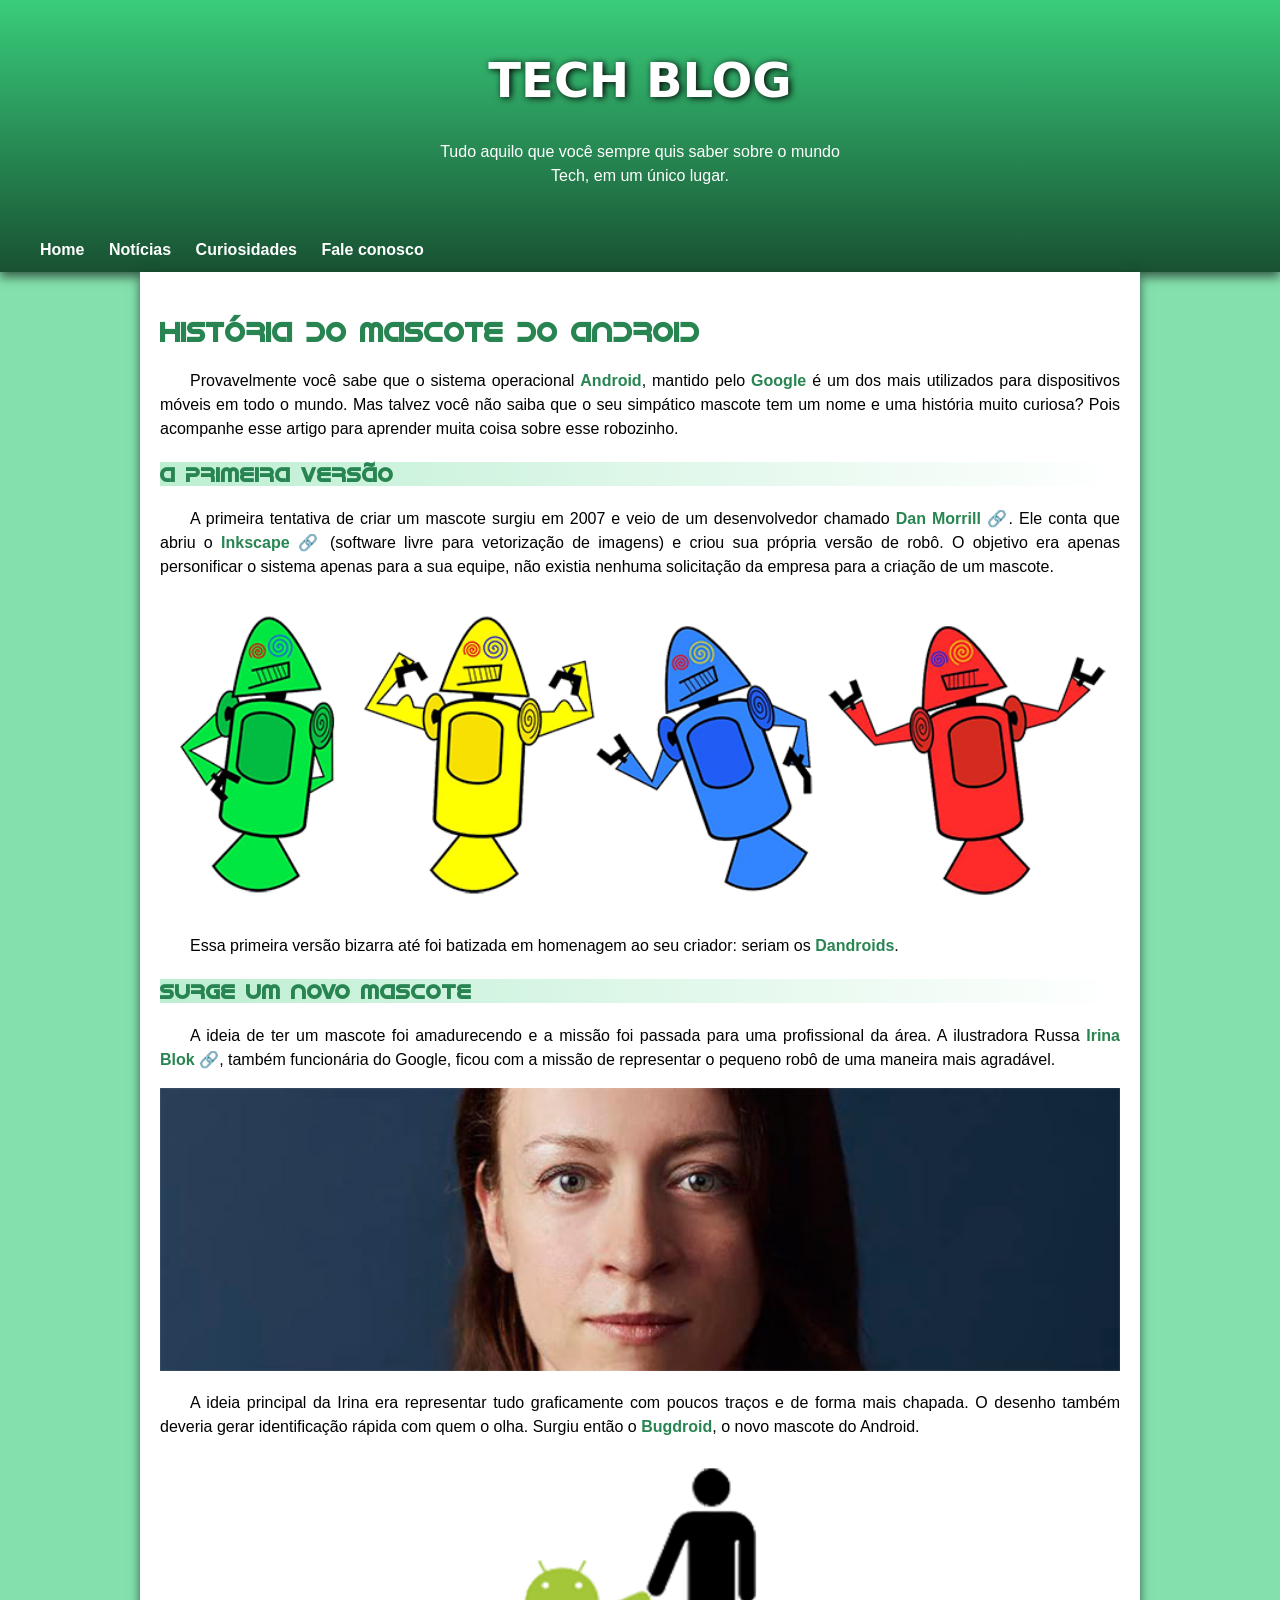
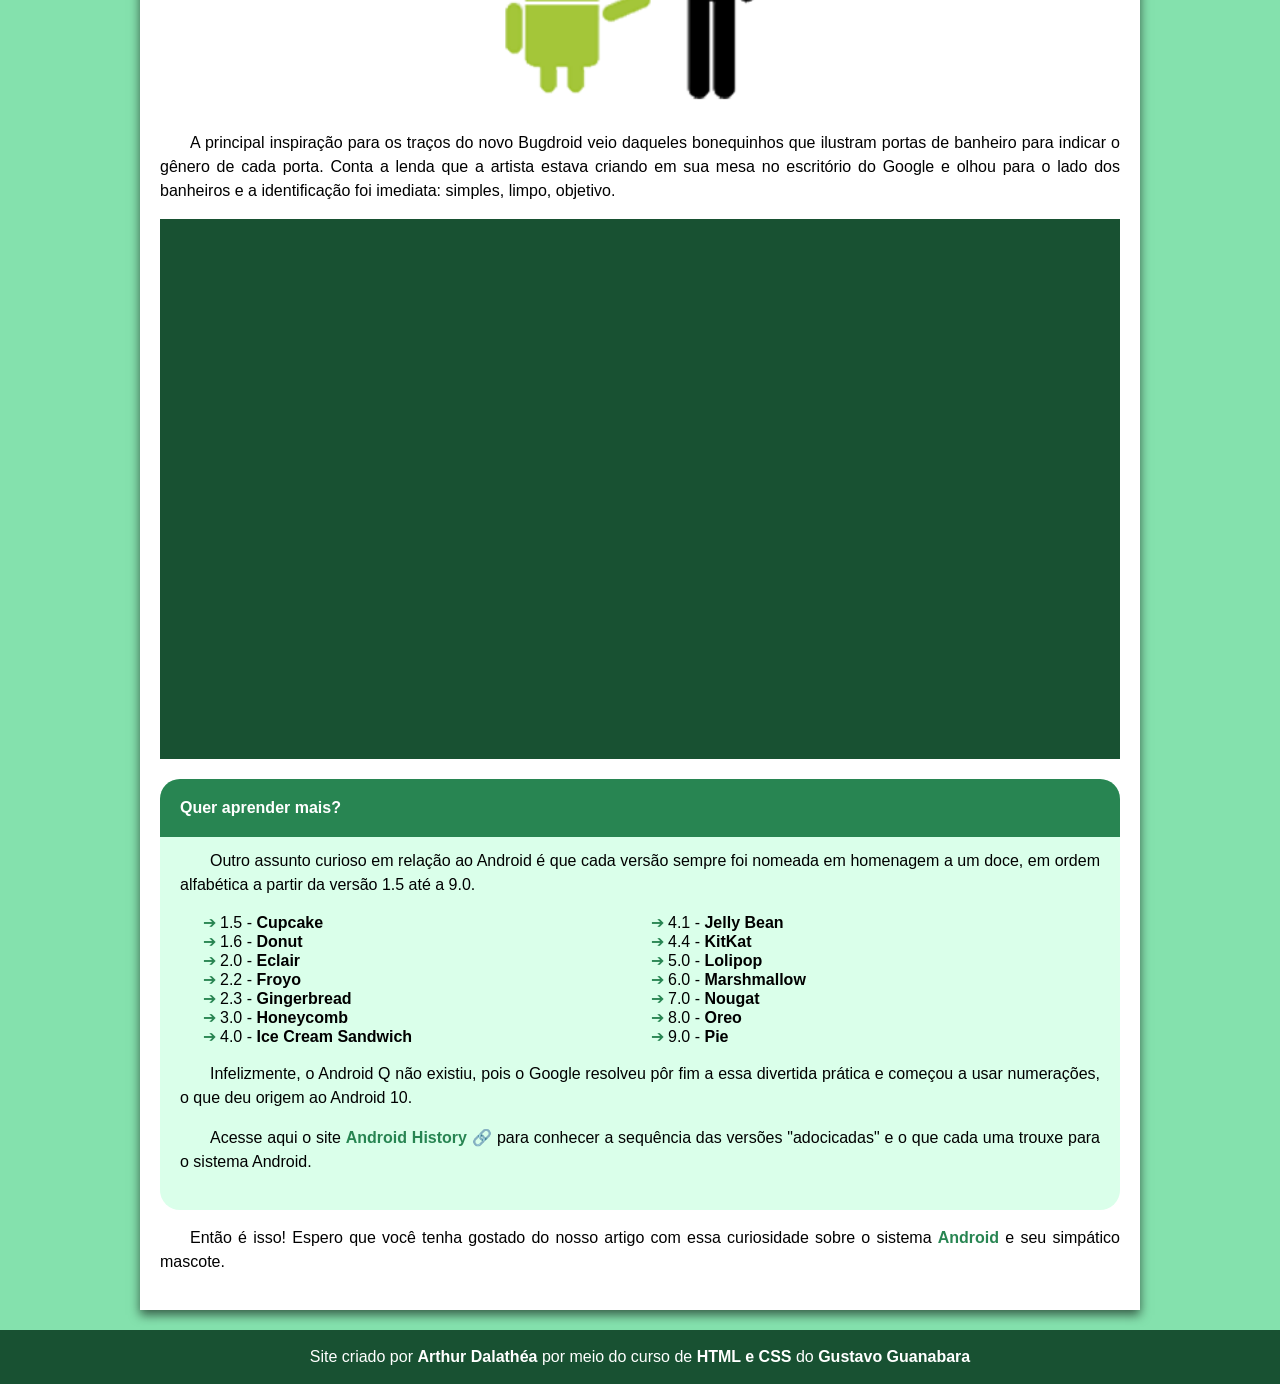
<file: curso-guanabara-html-css/projeto-android/index.html>
<!DOCTYPE html>
<html lang="pt-BR">
<head>
    <meta charset="UTF-8">
    <meta name="viewport" content="width=device-width, initial-scale=1.0">
    <link rel="stylesheet" href="style.css">
    <link rel="shortcut icon" href="imagens/favicon.ico" type="image/x-icon">
    <title>A História do Mascote do Android</title>
</head>
<body>
    <header>
        <h1 id="tituloPrincipal">TECH BLOG</h1>  
        <p>Tudo aquilo que você sempre quis saber sobre o mundo Tech, em um único lugar.</p>
        <nav>
            <a href="#" class="navegacao">Home</a>
            <a href="#" class="navegacao">Notícias</a>
            <a href="#" class="navegacao">Curiosidades</a>
            <a href="#" class="navegacao">Fale conosco</a>
        </nav>
    </header>
    <main>
        <h2>História do Mascote do Android</h2>

        <p>Provavelmente você sabe que o sistema operacional <span class="destaque">Android</span>, mantido pelo <span class="destaque">Google</span> é um dos mais utilizados para dispositivos móveis em todo o mundo. Mas talvez você não saiba que o seu simpático mascote tem um nome e uma história muito curiosa? Pois acompanhe esse artigo para aprender muita coisa sobre esse robozinho.</p>

        <h3>A Primeira Versão</h3>

        <p>A primeira tentativa de criar um mascote surgiu em 2007 e veio de um desenvolvedor chamado <a href="https://androidcommunity.com/dan-morrill-shows-us-the-android-mascot-that-almost-was-20130103/" class="linkExterno" target="_blank"><span class="destaque">Dan Morrill</span></a>. Ele conta que abriu o <a href="https://inkscape.org/pt-br/" class="linkExterno" target="_blank"><span class="destaque">Inkscape</span></a> (software livre para vetorização de imagens) e criou sua própria versão de robô. O objetivo era apenas personificar o sistema apenas para a sua equipe, não existia nenhuma solicitação da empresa para a criação de um mascote.</p>

        <picture>
            <source media="(min-width: 500px)" srcset="imagens/dan-droids.png" type="image/png">
            <img src="imagens/dan-droids-pq.png" alt="Primeiro Mascote Android">
        </picture>

        <p>Essa primeira versão bizarra até foi batizada em homenagem ao seu criador: seriam os <span class="destaque">Dandroids</span>.</p>

        <h3>Surge Um Novo Mascote</h3>

        <p>A ideia de ter um mascote foi amadurecendo e a missão foi passada para uma profissional da área. A ilustradora Russa <a href="https://www.irinablok.com/android" class="linkExterno" target="_blank"><span class="destaque">Irina Blok</span></a>, também funcionária do Google, ficou com a missão de representar o pequeno robô de uma maneira mais agradável.</p>

         <picture>
            <source media="(min-width: 500px)" srcset="imagens/irina-blok.jpg" type="image/jpg">
            <img src="imagens/irina-blok-pq.jpg" alt="Irina Blok">
        </picture>

        <p>A ideia principal da Irina era representar tudo graficamente com poucos traços e de forma mais chapada. O desenho também deveria gerar identificação rápida com quem o olha. Surgiu então o <span class="destaque">Bugdroid</span>, o novo mascote do Android.</p>

        <img class="imagemPequena" src="imagens/bugdroid.png" alt="Bugdroid">

        <p>A principal inspiração para os traços do novo Bugdroid veio daqueles bonequinhos que ilustram portas de banheiro para indicar o gênero de cada porta. Conta a lenda que a artista estava criando em sua mesa no escritório do Google e olhou para o lado dos banheiros e a identificação foi imediata: simples, limpo, objetivo.</p>
        
        <article id="lugarVideo">
            <iframe id="videoAndroid" src="https://www.youtube.com/embed/l2UDgpLz20M?si=KPVLHpKiHoTBvkNw" title="YouTube video player" frameborder="0" allow="accelerometer; autoplay; clipboard-write; encrypted-media; gyroscope; picture-in-picture; web-share" referrerpolicy="strict-origin-when-cross-origin" allowfullscreen></iframe>
        </article>
        
        <article id="extra">
            <h4 id="tituloExtra">Quer aprender mais?</h4>
            <p id="pMargem">Outro assunto curioso em relação ao Android é que cada versão sempre foi nomeada em homenagem a um doce, em ordem alfabética a partir da versão 1.5 até a 9.0.</p>
            <div>
                <ul class="listaExtra">
                    <li>1.5 - <strong>Cupcake</strong></li>
                    <li>1.6 - <strong>Donut</strong></li>
                    <li>2.0 - <strong>Eclair</strong></li>
                    <li>2.2 - <strong>Froyo</strong></li>
                    <li>2.3 - <strong>Gingerbread</strong></li>
                    <li>3.0 - <strong>Honeycomb</strong></li>
                    <li>4.0 - <strong>Ice Cream Sandwich</strong></li>
                    <li>4.1 - <strong>Jelly Bean</strong></li>
                    <li>4.4 - <strong>KitKat</strong></li>
                    <li>5.0 - <strong>Lolipop</strong></li>
                    <li>6.0 - <strong>Marshmallow</strong></li>
                    <li>7.0 - <strong>Nougat</strong></li>
                    <li>8.0 - <strong>Oreo</strong></li>
                    <li>9.0 - <strong>Pie</strong></li>
                </ul> 
            </div>
            <p>Infelizmente, o Android Q não existiu, pois o Google resolveu pôr fim a essa divertida prática e começou a usar numerações, o que deu origem ao Android 10.</p>
            <p>Acesse aqui o site <a href="https://en.wikipedia.org/wiki/Android_version_history" class="linkExterno" target="_blank"><span class="destaque">Android History</span></a> para conhecer a sequência das versões "adocicadas" e o que cada uma trouxe para o sistema Android.</p>
        </article>

        <p>Então é isso! Espero que você tenha gostado do nosso artigo com essa curiosidade sobre o sistema <span class="destaque">Android</span> e seu simpático mascote.</p>
    </main>

    <footer>
        <p>Site criado por <strong>Arthur Dalathéa</strong> por meio do curso de <strong>HTML e CSS</strong> do <strong>Gustavo Guanabara</strong> </p>
    </footer>
</body>
</html>
</file>
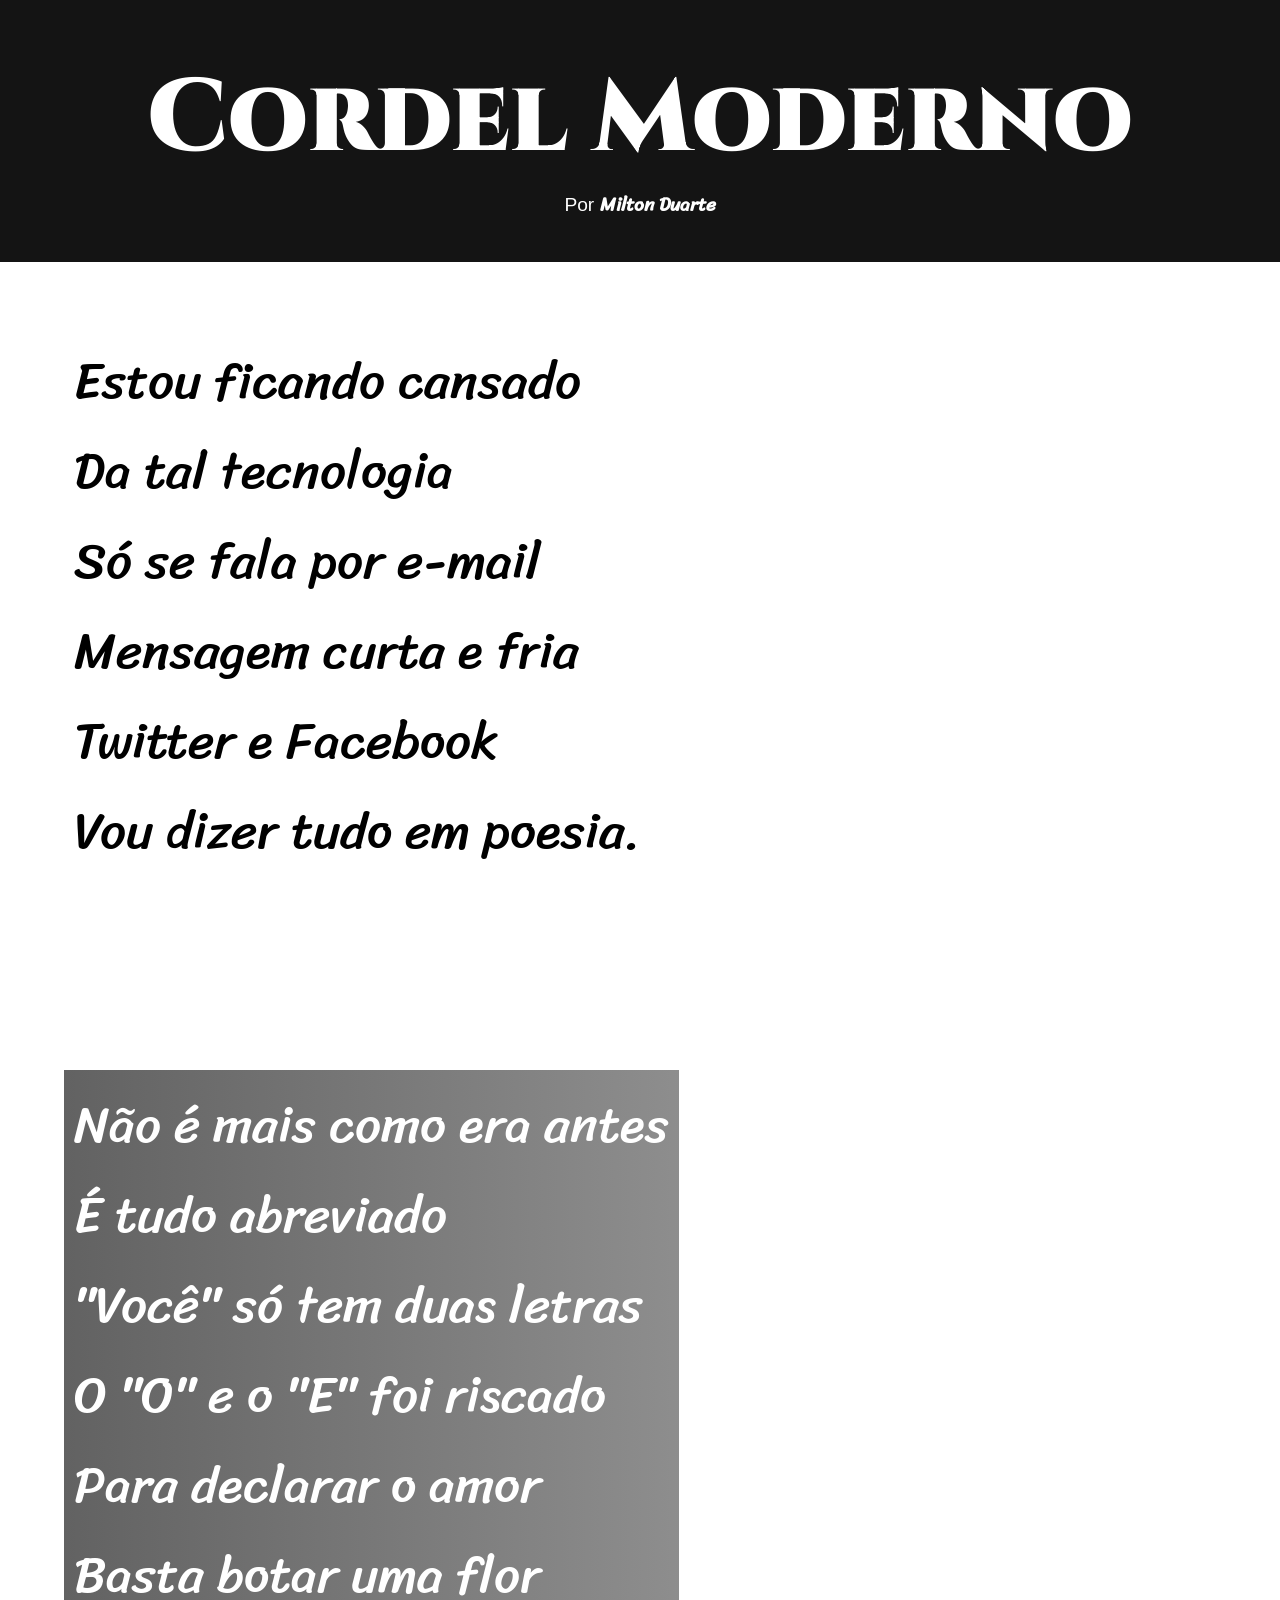
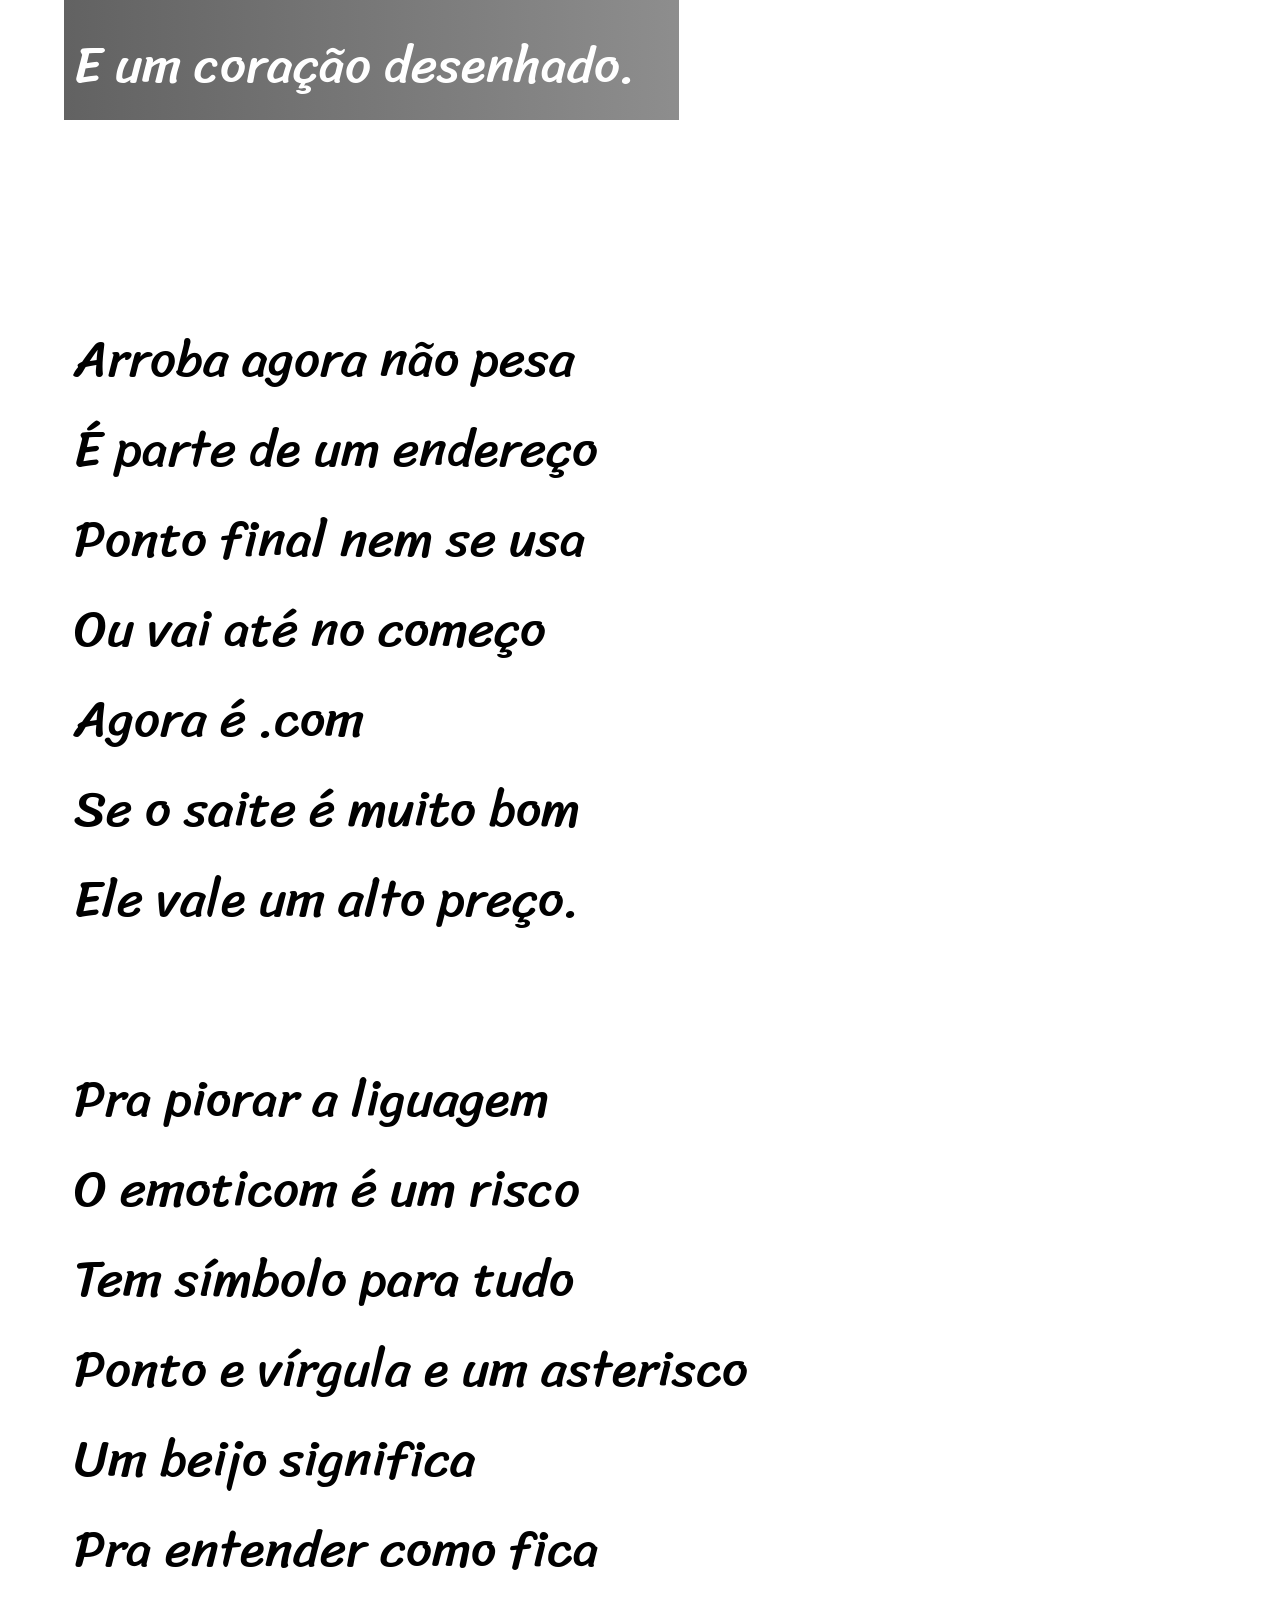
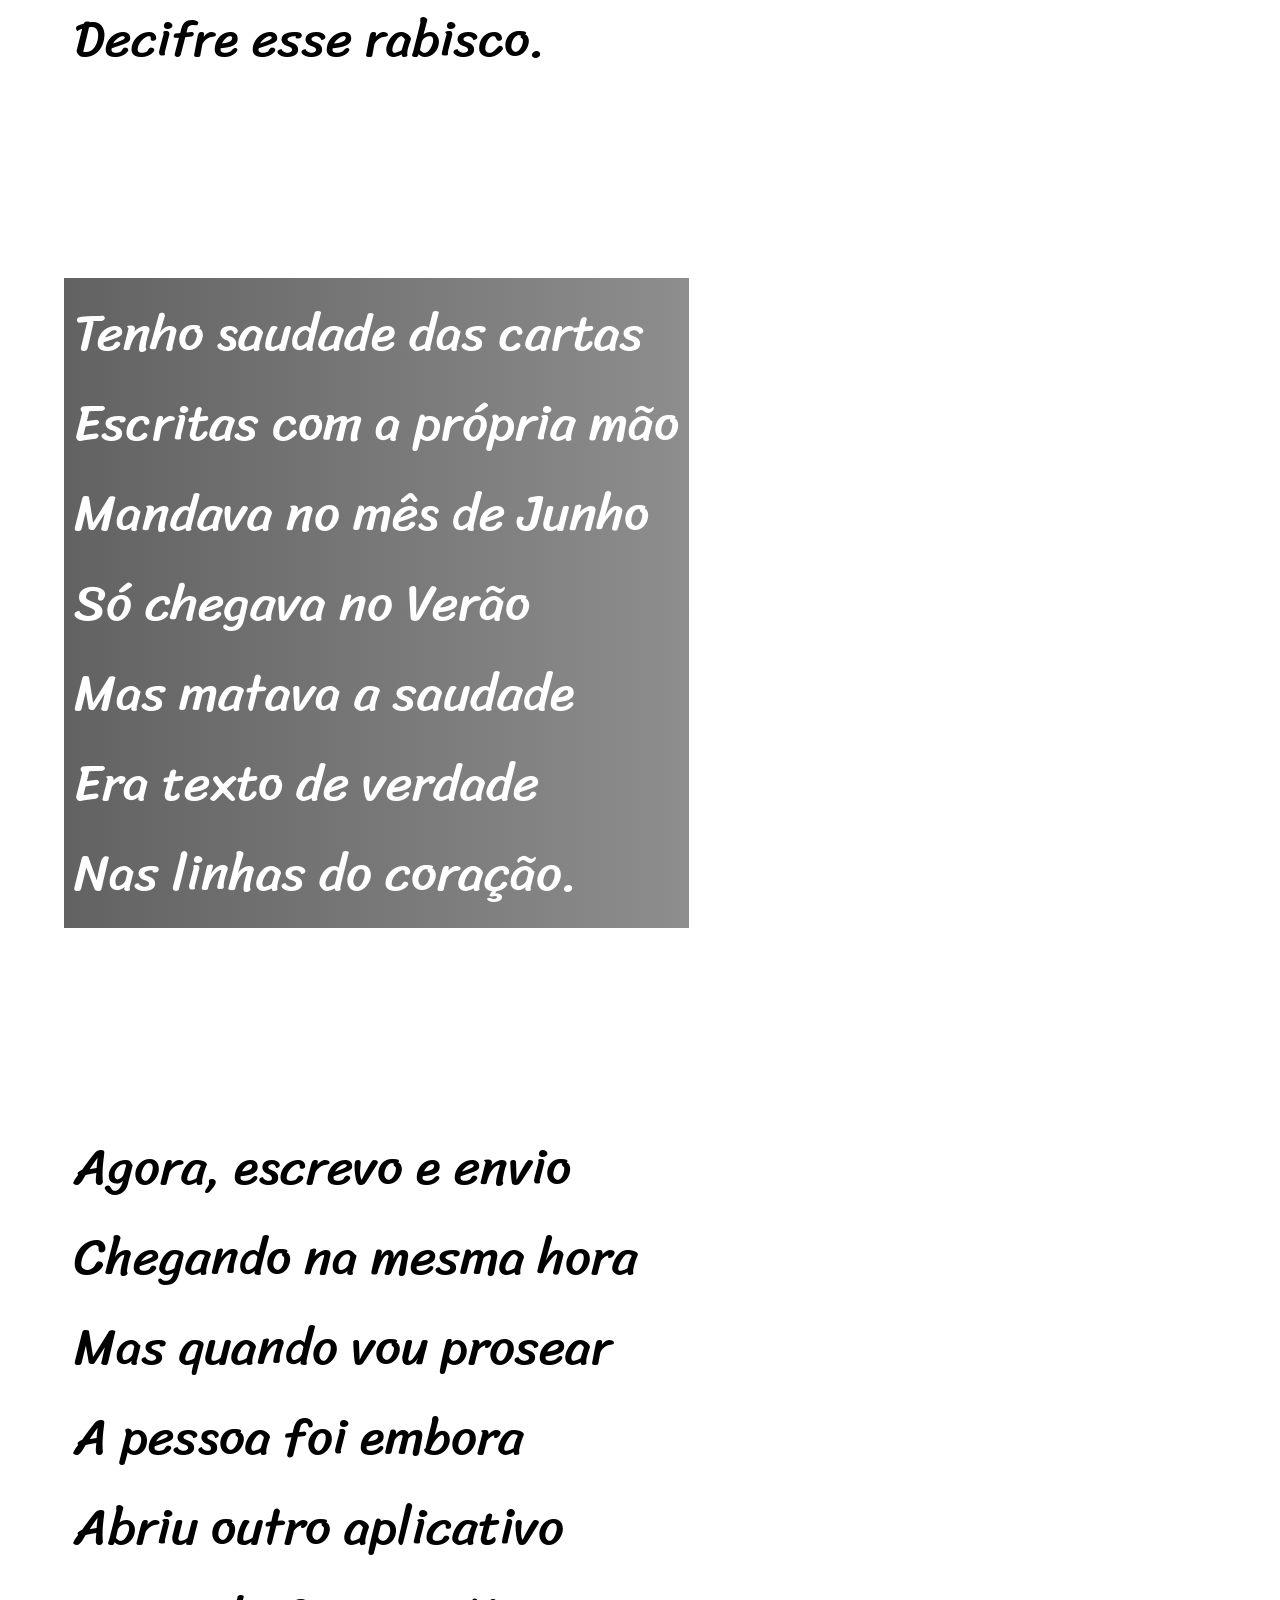
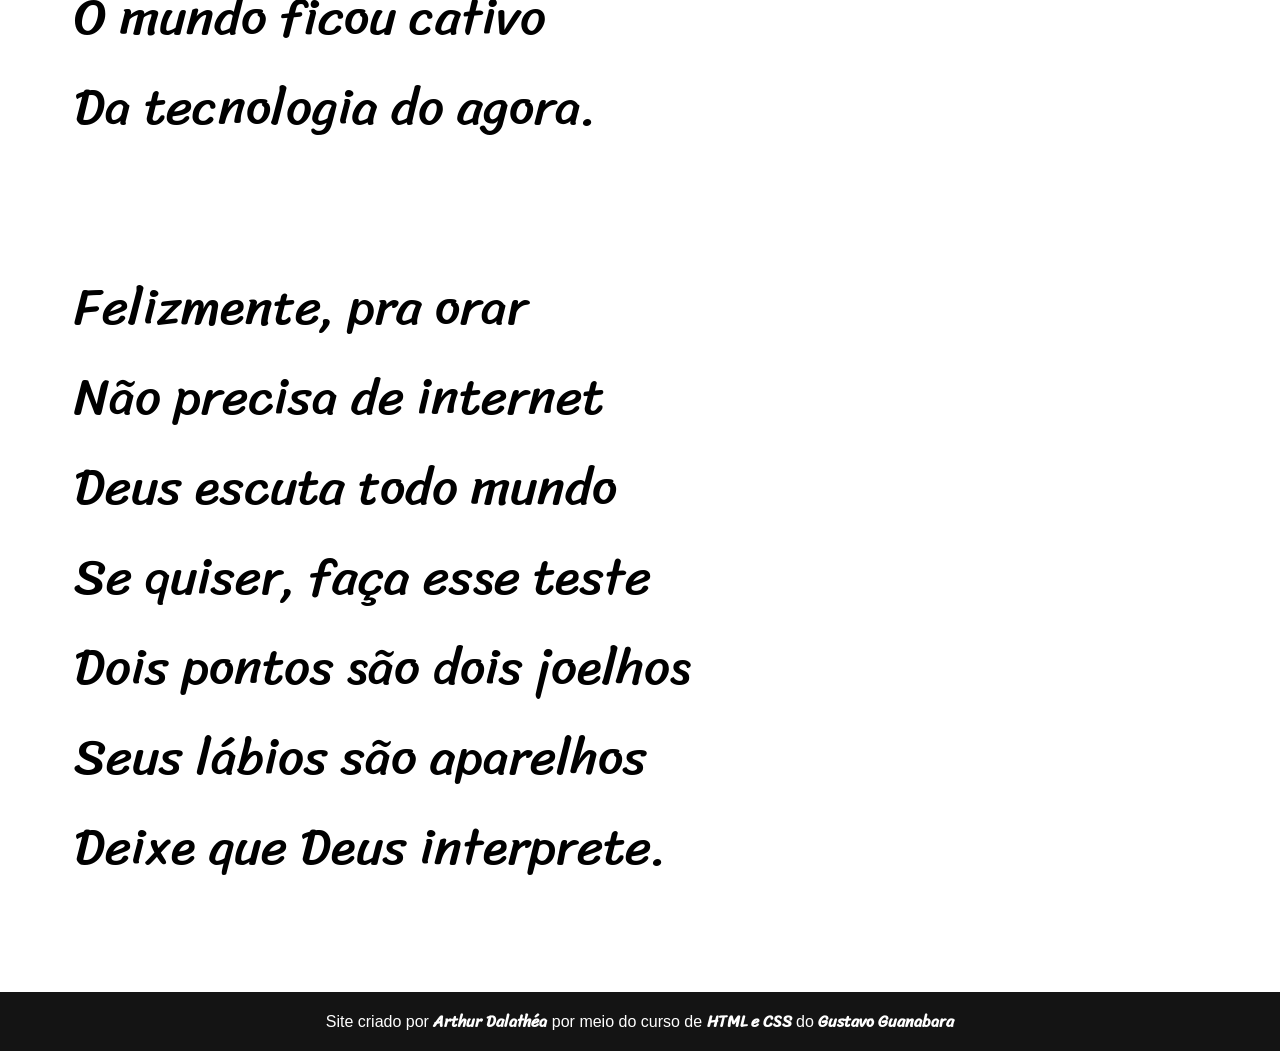
<file: curso-guanabara-html-css/projeto-cordel/index.html>
<!DOCTYPE html>
<html lang="pt-BR">
<head>
    <meta charset="UTF-8">
    <meta name="viewport" content="width=device-width, initial-scale=1.0">
    <link rel="stylesheet" href="style.css">
    <title>Cordel Moderno</title>
</head>
<body>
    <header>
            <h1>Cordel Moderno</h1>
            <p>Por <a href="https://www.recantodasletras.com.br/poesias/3186743" target="_blank">Milton Duarte</a></p>
    </header>
    <main>
        <section>
            <p class="estrofe">
                Estou ficando cansado<br>
                Da tal tecnologia<br>
                Só se fala por e-mail<br>
                Mensagem curta e fria<br>
                Twitter e Facebook<br>
                Vou dizer tudo em poesia.
            </p>
        </section>
        <section class="com-imagem imagem1">
            <p class="estrofe">
                Não é mais como era antes<br>
                É tudo abreviado<br>
                "Você" só tem duas letras<br>
                O "O" e o "E" foi riscado<br>
                Para declarar o amor<br>
                Basta botar uma flor<br>
                E um coração desenhado.
            </p>
        </section>
        <section>
            <p class="estrofe">
                Arroba agora não pesa<br>
                É parte de um endereço<br>
                Ponto final nem se usa<br>
                Ou vai até no começo<br>
                Agora é .com<br>
                Se o saite é muito bom<br>
                Ele vale um alto preço.
            </p>
            <p class="estrofe">
                Pra piorar a liguagem<br>
                O emoticom é um risco<br>
                Tem símbolo para tudo<br>
                Ponto e vírgula e um asterisco<br>
                Um beijo significa<br>
                Pra entender como fica<br>
                Decifre esse rabisco.
            </p>
        </section>
        <section class="com-imagem imagem2">
            <p class="estrofe">
                Tenho saudade das cartas<br>
                Escritas com a própria mão<br>
                Mandava no mês de Junho<br>
                Só chegava no Verão<br>
                Mas matava a saudade<br>
                Era texto de verdade<br>
                Nas linhas do coração.<br>
            </p>
        </section>
        <section class="ultima-section">
            <p class="estrofe">
                Agora, escrevo e envio<br>
                Chegando na mesma hora<br>
                Mas quando vou prosear<br>
                A pessoa foi embora<br>
                Abriu outro aplicativo<br>
                O mundo ficou cativo<br>
                Da tecnologia do agora.<br>
            </p>
            <p class="estrofe">
                Felizmente, pra orar<br>
                Não precisa de internet<br>
                Deus escuta todo mundo<br>
                Se quiser, faça esse teste<br>
                Dois pontos são dois joelhos<br>
                Seus lábios são aparelhos<br>
                Deixe que Deus interprete.<br>
            </p>
        </section>
    </main>
    <footer>
        <p>Site criado por <a href="https://github.com/arthurdalathea" target="_blank"><strong>Arthur Dalathéa</strong></a> por meio do curso de <strong>HTML e CSS</strong> do <strong>Gustavo Guanabara</strong></p>
    </footer>
</body>
</html>
</file>
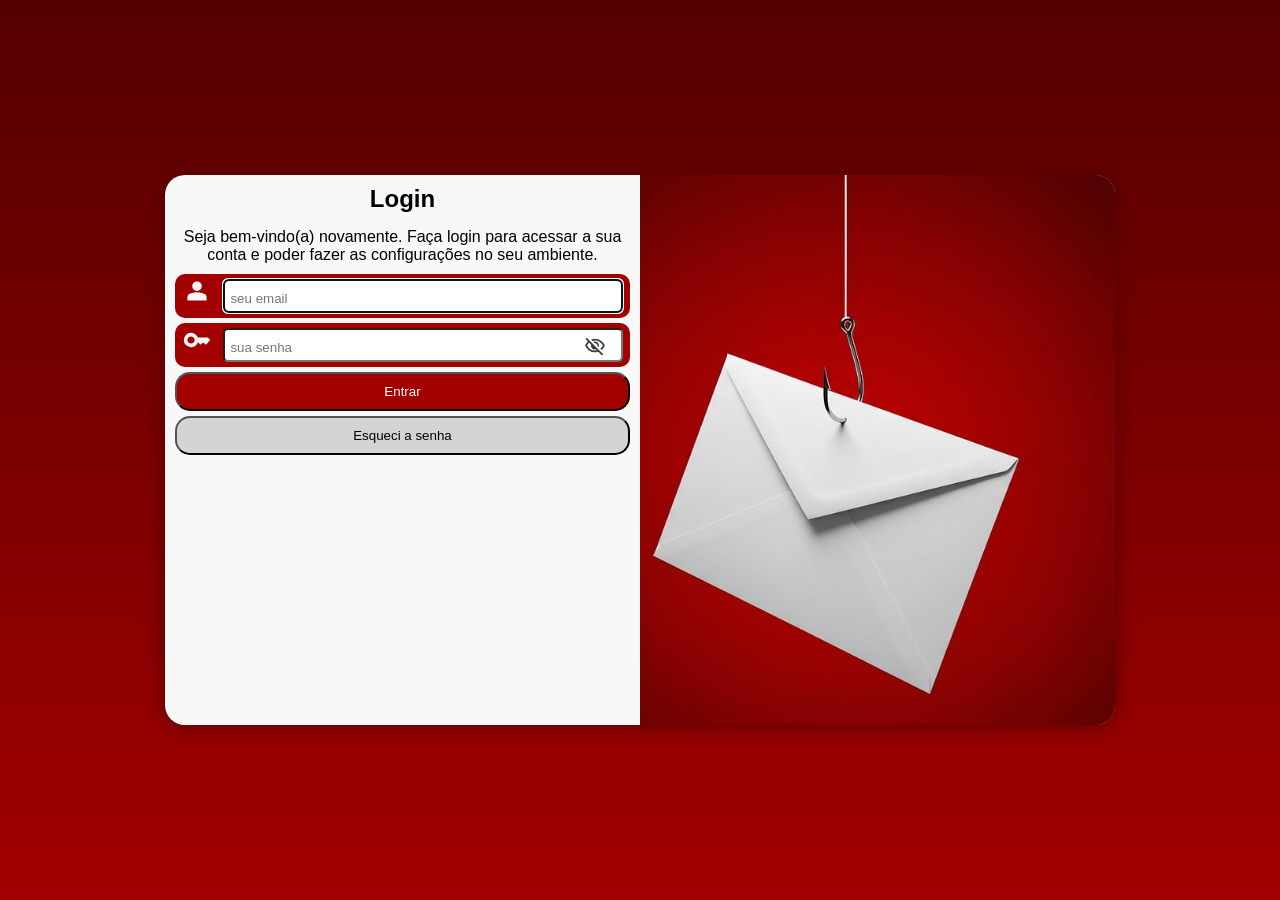
<file: curso-guanabara-html-css/projeto-login/index.html>
<!DOCTYPE html>
<html lang="pt-BR">
<head>
    <meta charset="UTF-8">
    <meta name="viewport" content="width=device-width, initial-scale=1.0">
    <link rel="stylesheet" href="style.css">
    <title>Login</title>
</head>
<body>
    <section id="login">
        <div id="imagem">
            <!-- Imagem background -->
        </div>
        <div id="formulario">
            <h1>Login</h1>
            <p>Seja bem-vindo(a) novamente. Faça login para acessar a sua conta e poder fazer as configurações no seu ambiente.</p>
            <form action="cadastro.php" method="post">
                <div id="secao-email" class="secao-formulario">
                    <span class="campo-icone">
                        <svg class="icone" xmlns="http://www.w3.org/2000/svg" height="24px" viewBox="0 -960 960 960" width="24px" fill="#e3e3e3"><path d="M367-527q-47-47-47-113t47-113q47-47 113-47t113 47q47 47 47 113t-47 113q-47 47-113 47t-113-47ZM160-160v-112q0-34 17.5-62.5T224-378q62-31 126-46.5T480-440q66 0 130 15.5T736-378q29 15 46.5 43.5T800-272v112H160Z"/></svg>
                    </span>
                        <input type="email" name="email" id="email" class="input-formulario" placeholder="seu email" required autofocus maxlength="30">
                </div>
                <div id="secao-senha" class="secao-formulario">
                    <span class="campo-icone">
                        <svg class="icone" xmlns="http://www.w3.org/2000/svg" height="24px" viewBox="0 -960 960 960" width="24px" fill="#e3e3e3"><path d="M365-395q35-35 35-85t-35-85q-35-35-85-35t-85 35q-35 35-35 85t35 85q35 35 85 35t85-35Zm-85 155q-100 0-170-70T40-480q0-100 70-170t170-70q81 0 141.5 46T506-560h335l79 79-140 160-100-79-80 80-80-80h-14q-25 72-87 116t-139 44Z"/></svg>
                    </span>
                        <input type="password" name="senha" id="isenha" class="input-formulario" placeholder="sua senha" required minlength="8" maxlength="20">
                        <svg class="olho" id="olho-fechado" xmlns="http://www.w3.org/2000/svg" height="24px" viewBox="0 -960 960 960" width="24px" fill="#e3e3e3"><path d="m644-428-58-58q9-47-27-88t-93-32l-58-58q17-8 34.5-12t37.5-4q75 0 127.5 52.5T660-500q0 20-4 37.5T644-428Zm128 126-58-56q38-29 67.5-63.5T832-500q-50-101-143.5-160.5T480-720q-29 0-57 4t-55 12l-62-62q41-17 84-25.5t90-8.5q151 0 269 83.5T920-500q-23 59-60.5 109.5T772-302Zm20 246L624-222q-35 11-70.5 16.5T480-200q-151 0-269-83.5T40-500q21-53 53-98.5t73-81.5L56-792l56-56 736 736-56 56ZM222-624q-29 26-53 57t-41 67q50 101 143.5 160.5T480-280q20 0 39-2.5t39-5.5l-36-38q-11 3-21 4.5t-21 1.5q-75 0-127.5-52.5T300-500q0-11 1.5-21t4.5-21l-84-82Zm319 93Zm-151 75Z"/></svg>
                        <svg class="olho" id="olho-aberto" xmlns="http://www.w3.org/2000/svg" height="24px" viewBox="0 -960 960 960" width="24px" fill="#e3e3e3"><path d="M607.5-372.5Q660-425 660-500t-52.5-127.5Q555-680 480-680t-127.5 52.5Q300-575 300-500t52.5 127.5Q405-320 480-320t127.5-52.5Zm-204-51Q372-455 372-500t31.5-76.5Q435-608 480-608t76.5 31.5Q588-545 588-500t-31.5 76.5Q525-392 480-392t-76.5-31.5ZM214-281.5Q94-363 40-500q54-137 174-218.5T480-800q146 0 266 81.5T920-500q-54 137-174 218.5T480-200q-146 0-266-81.5ZM480-500Zm207.5 160.5Q782-399 832-500q-50-101-144.5-160.5T480-720q-113 0-207.5 59.5T128-500q50 101 144.5 160.5T480-280q113 0 207.5-59.5Z"/></svg>
                </div>
                <input id="input-entrar" type="submit" value="Entrar">
                <input id="input-esqueci-senha" type="button" value="Esqueci a senha">
            </form>
        </div>
    </section>
    <script src="script.js"></script>
</body>
</html>
</file>
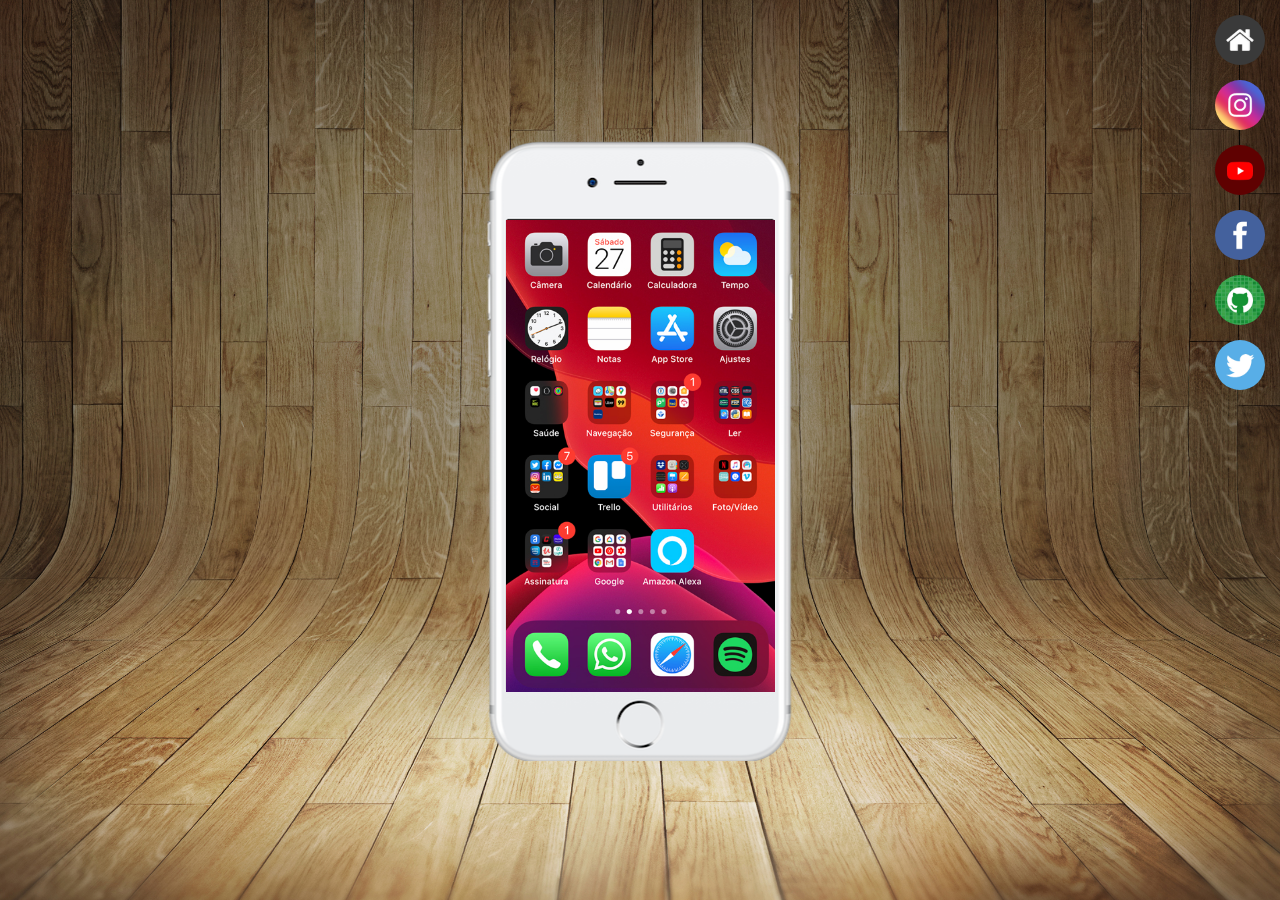
<file: curso-guanabara-html-css/projeto-redes-sociais/index.html>
<!DOCTYPE html>
<html lang="pt-BR">
<head>
    <meta charset="UTF-8">
    <meta name="viewport" content="width=device-width, initial-scale=1.0">
    <link rel="stylesheet" href="style.css">
    <title>Redes Sociais</title>
</head>
<body>
     <main>
        <div id="telefone">
            <iframe src="paginas/home.html" frameborder="0" name="telefone"></iframe>
        </div>
        <nav>
            <a href="paginas/home.html" target="telefone">
                <img class="icone" src="imagens/logo-home.jpg" alt="logo-home">
            </a>
            <a href="paginas/instagram.html" target="telefone">
                <img class="icone" src="imagens/logo-instagram.jpg" alt="logo-instagram"> 
            </a>
            <a href="paginas/youtube.html" target="telefone">
                <img class="icone" src="imagens/logo-youtube.jpg" alt="logo-youtube"> 
            </a>
            <a href="paginas/facebook.html" target="telefone">
                <img class="icone" src="imagens/logo-facebook.jpg" alt="logo-facebook"> 
            </a>
            <a href="paginas/github.html" target="telefone">
                <img class="icone" src="imagens/logo-github.jpg" alt="logo-github"> 
            </a>
            <a href="paginas/twitter.html" target="telefone">
                <img class="icone" src="imagens/logo-twitter.jpg" alt="logo-twitter">
            </a>
        </nav>
     </main>
</body>
</html>
</file>
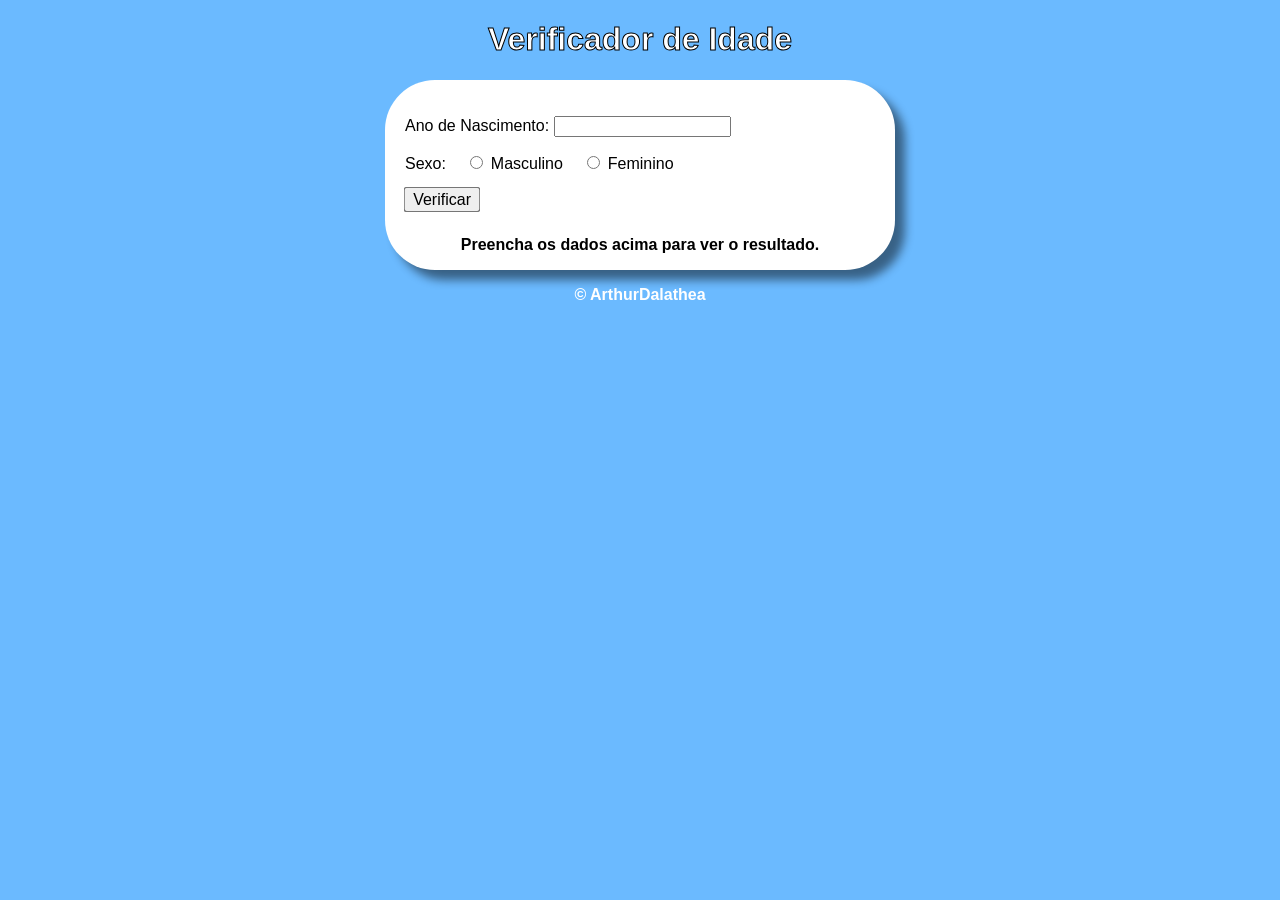
<file: curso-guanabara-js/ex02/index.html>
<!DOCTYPE html>
<html lang="pt-BR">
<head>
    <meta charset="UTF-8">
    <meta name="viewport" content="width=device-width, initial-scale=1.0">
    <link rel="stylesheet" href="style.css">
    <title>Verificador de Idade</title>
</head>
<body>
    <header>
        <h1>Verificador de Idade</h1>
    </header>
    <section>
        <div id="formulario">
            <p>Ano de Nascimento: <input id = "txtn1" type="number"></p>
            
            <p>Sexo: <input type="radio" name="checkbox"  value="Homem"> Masculino
            <input type="radio" name="checkbox" value="Mulher"> Feminino</p>
            
            <input type="button" value="Verificar" id="btn">
            
            <p id="texto"><strong>Preencha os dados acima para ver o resultado.</strong></p>
        </div>
    </section>
    <footer>
        <p>&copy; ArthurDalathea</p>
    </footer>

    <script src="script.js"></script>
    
</body>
</html>
</file>
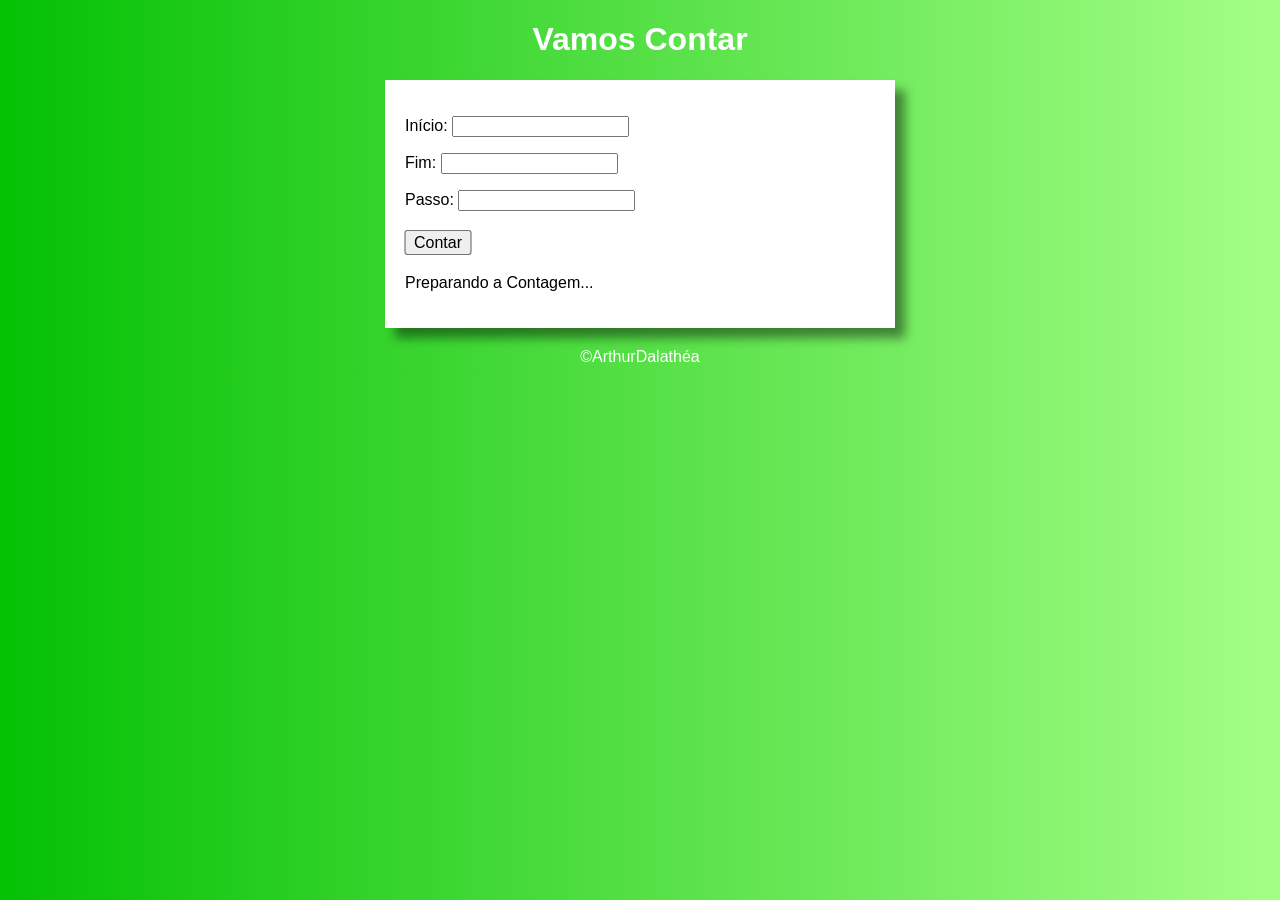
<file: curso-guanabara-js/ex03/index.html>
<!DOCTYPE html>
<html lang="pt-BR">
<head>
    <meta charset="UTF-8">
    <meta name="viewport" content="width=device-width, initial-scale=1.0">
    <link rel="stylesheet" href="style.css">
    <title>Contador</title>
</head>
<body>
    <header>
        <h1>Vamos Contar</h1>
    </header>
    <section>
        <div id="corpo">
            <p>Início: <input type="number" name="inputinicio" id="inputinicio"></p>
            <p>Fim: <input type="number" name="inputfim" id="inputfim"></p>
            <p>Passo: <input type="number" name="inputpasso" id="inputpasso" min="0"></p>

            <input type="button" value="Contar">

            <p id="contagem">Preparando a Contagem...</p>
        </div>
    </section>
    <footer>
        &copy;ArthurDalathéa
    </footer>
    <script src="script.js"></script>
</body>
</html>
</file>
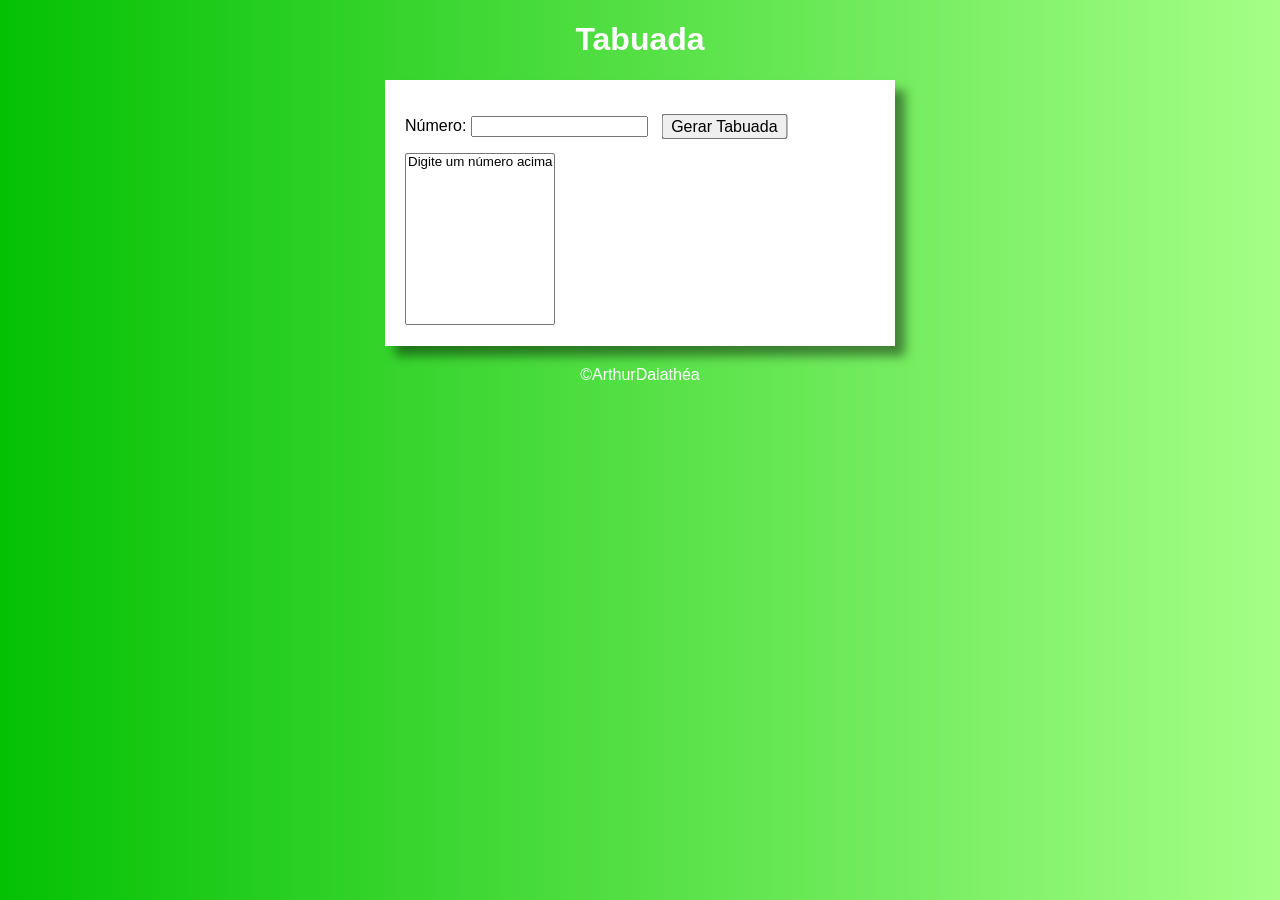
<file: curso-guanabara-js/ex04/index.html>
<!DOCTYPE html>
<html lang="pt-BR">
<head>
    <meta charset="UTF-8">
    <meta name="viewport" content="width=device-width, initial-scale=1.0">
    <link rel="stylesheet" href="style.css">
    <title>Tabuada</title>
</head>
<body>
    <header>
        <h1>Tabuada</h1>
    </header>
    <section>
        <div>
            <p>
                Número: <input type="number" name="inputnumero" id="inputnumero">
                <input type="button" value="Gerar Tabuada">
            </p>

            <select name="select" id="select" size="10">
                <option>Digite um número acima</option> 
            </select>
        </div>
    </section>
    <footer>
        &copy;ArthurDalathéa
    </footer>
    <script src="script.js"></script>
</body>
</html>
</file>
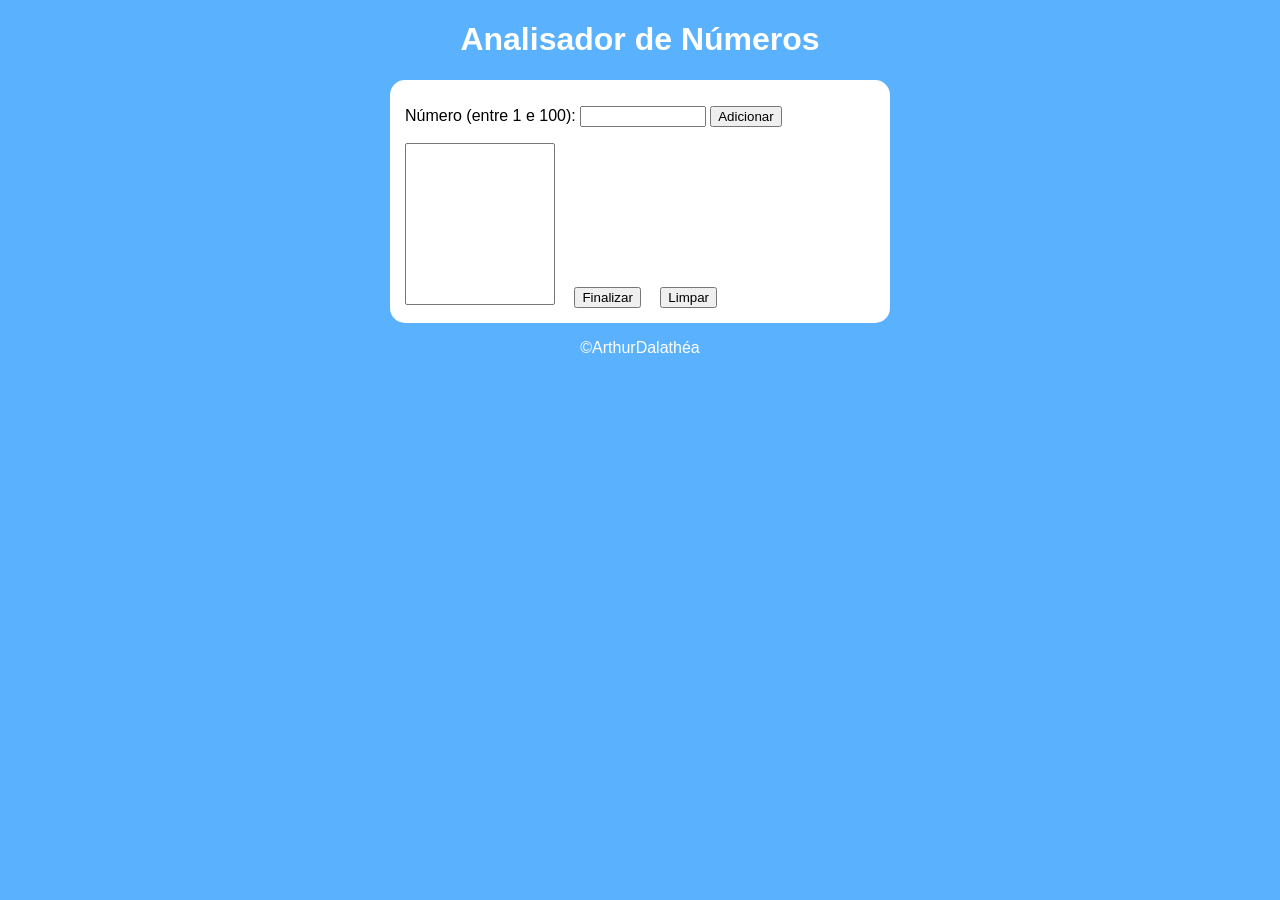
<file: curso-guanabara-js/ex05/index.html>
<!DOCTYPE html>
<html lang="pt-BR">
<head>
    <meta charset="UTF-8">
    <meta name="viewport" content="width=device-width, initial-scale=1.0">
    <link rel="stylesheet" href="style.css">
    <title>Analisador de Números</title>
</head>
<body>
    <header>
        <h1>Analisador de Números</h1>
    </header>

    <section>
        <div id="principal">
            <p>
                Número (entre 1 e 100):
                <input type="number" name="inputnumero" id="inputnumero" min="1" max="100">
                <input type="button" value="Adicionar" id="adicionar">
            </p>
            <select name="select" id="select" size="10"></select>
            <input type="button" value="Finalizar" id="finalizar">
            <input type="button" value="Limpar" id="limpar">
        </div>
    </section>

    <footer>
        <p>&COPY;ArthurDalathéa</p>
    </footer>
    <script src="script.js"></script>
</body>
</html>
</file>
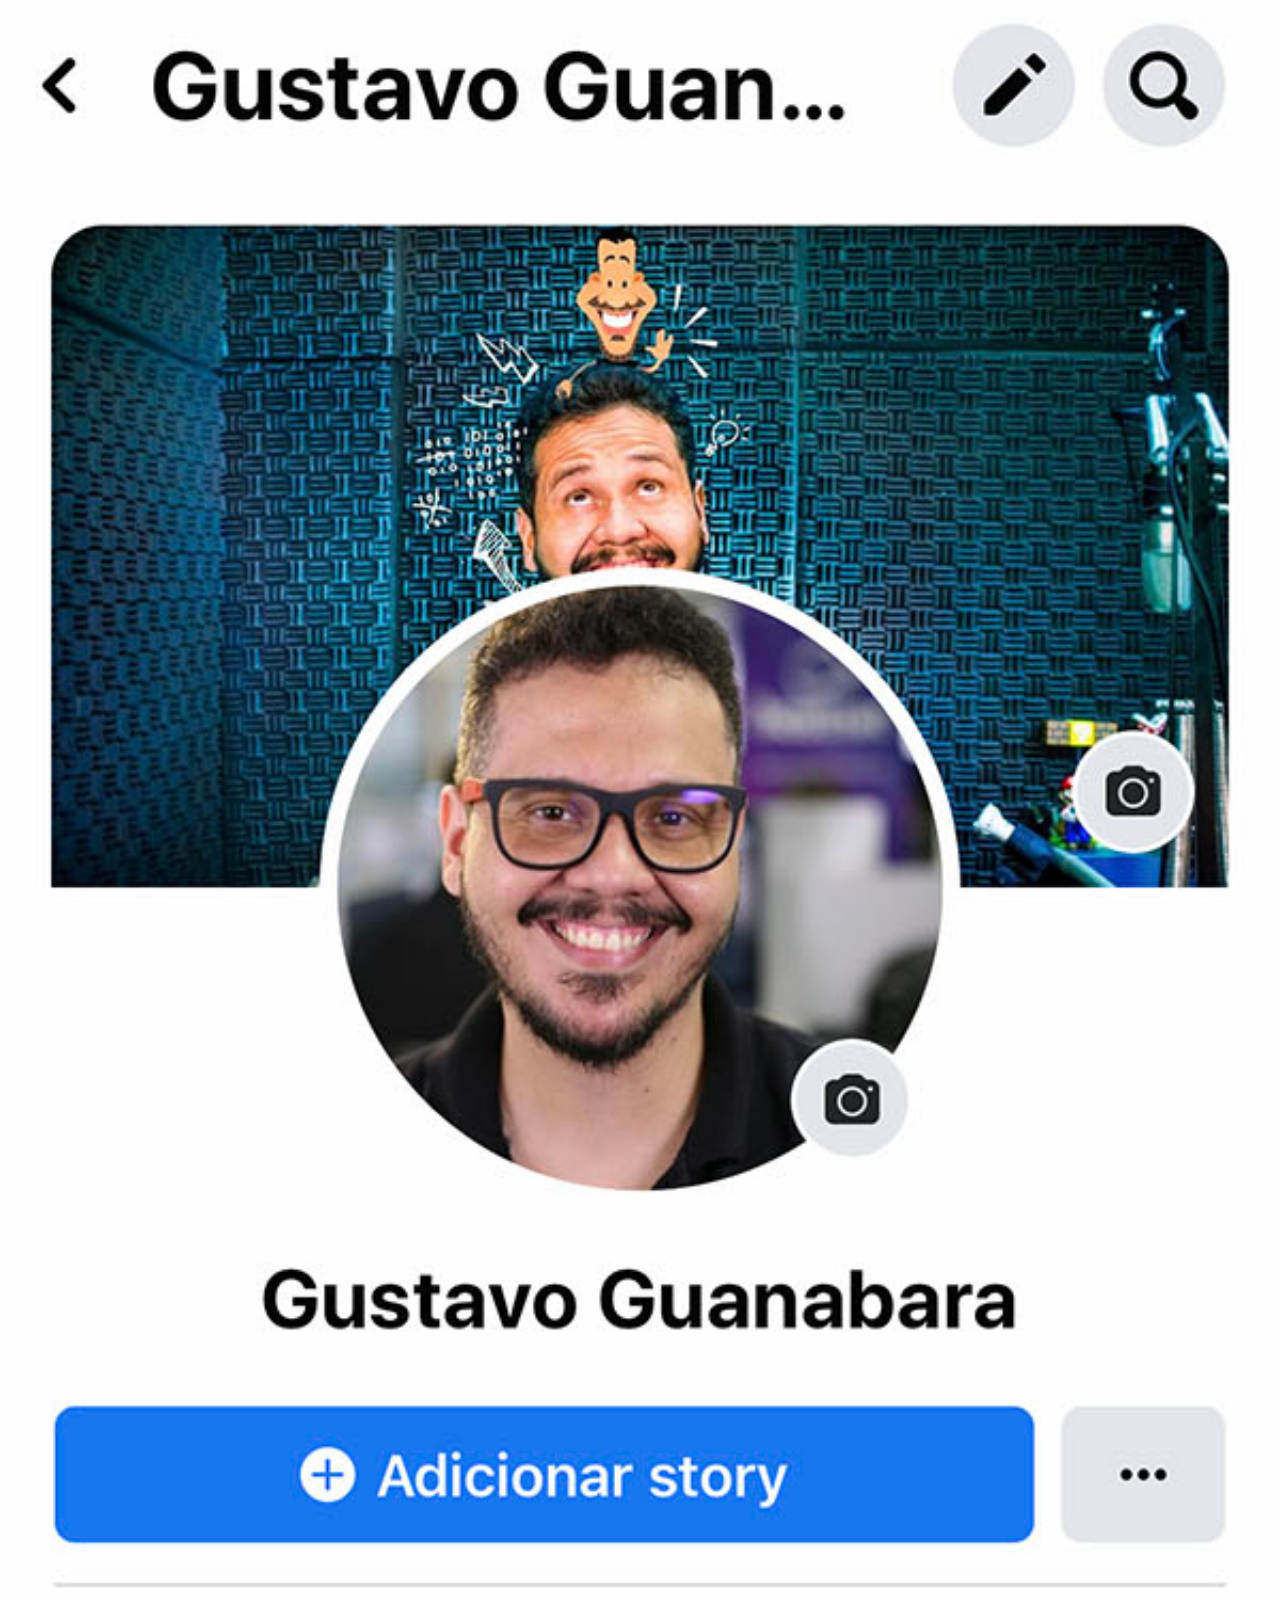
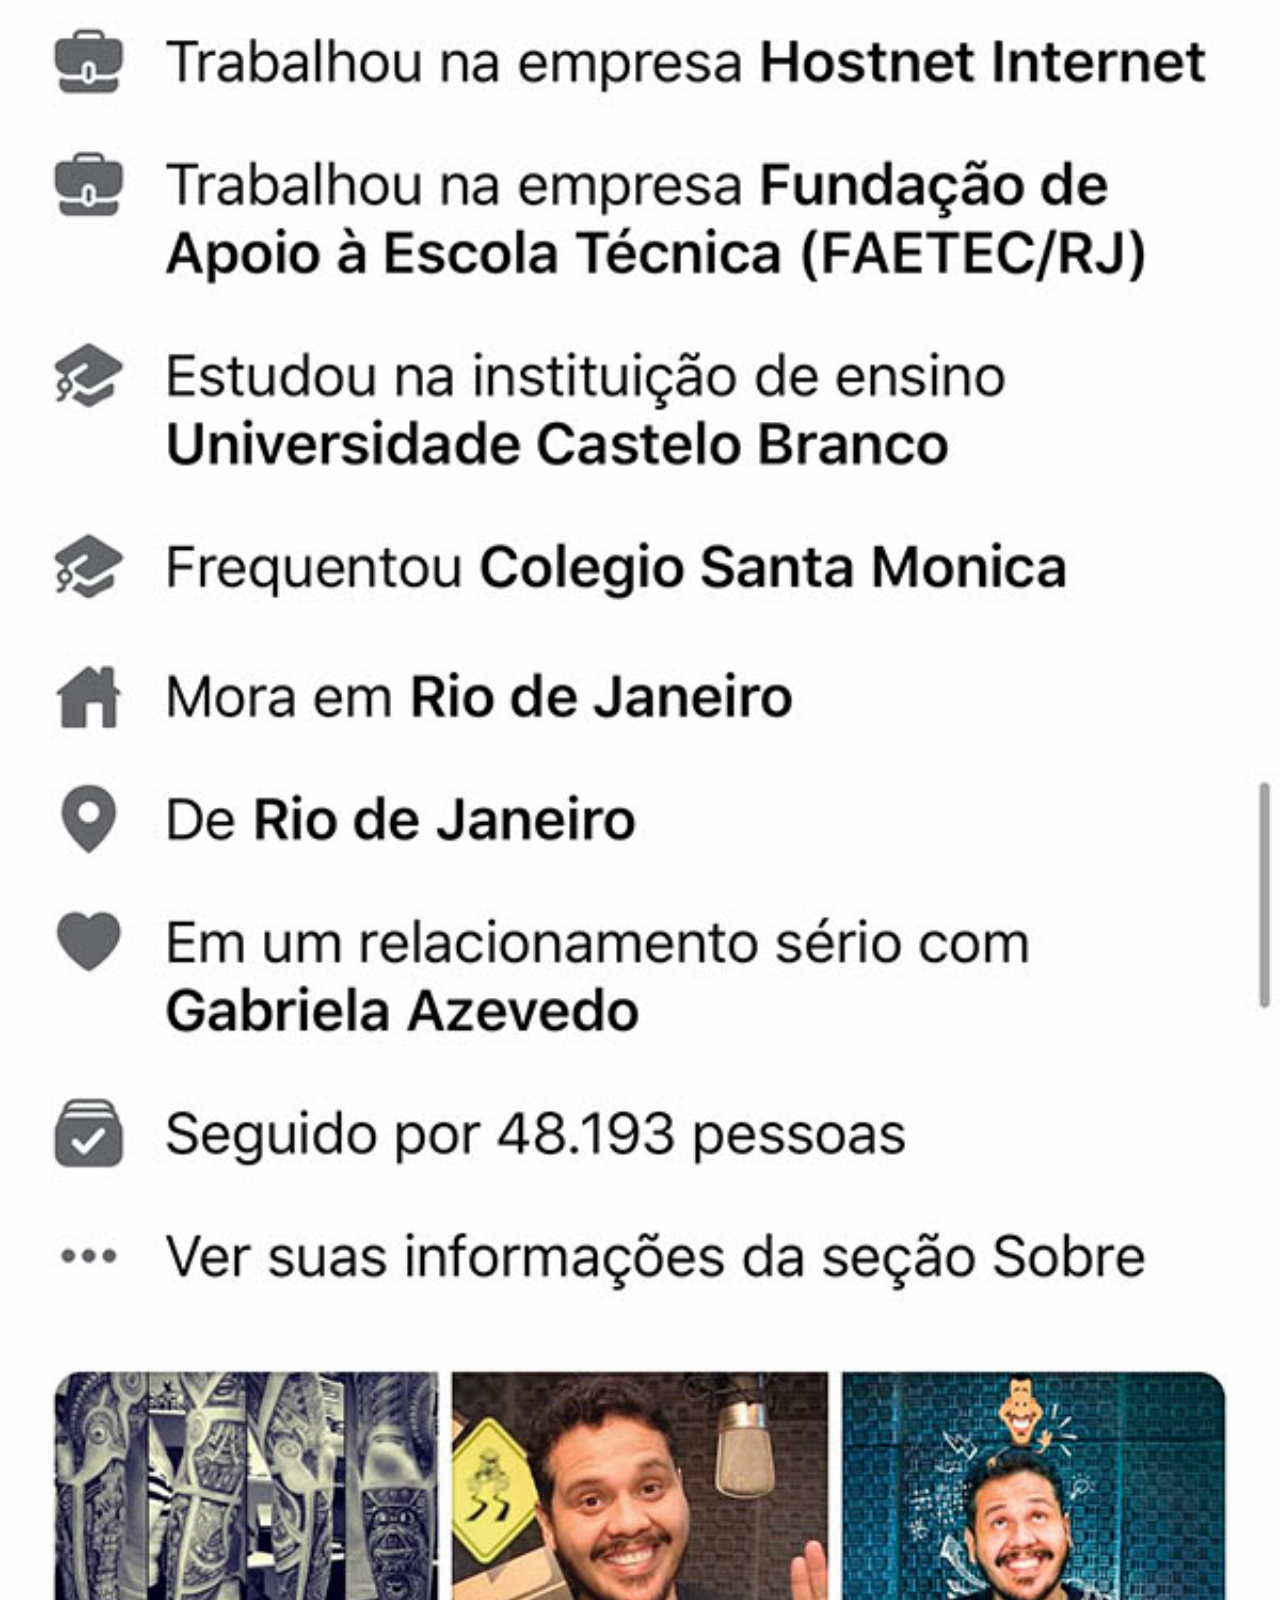
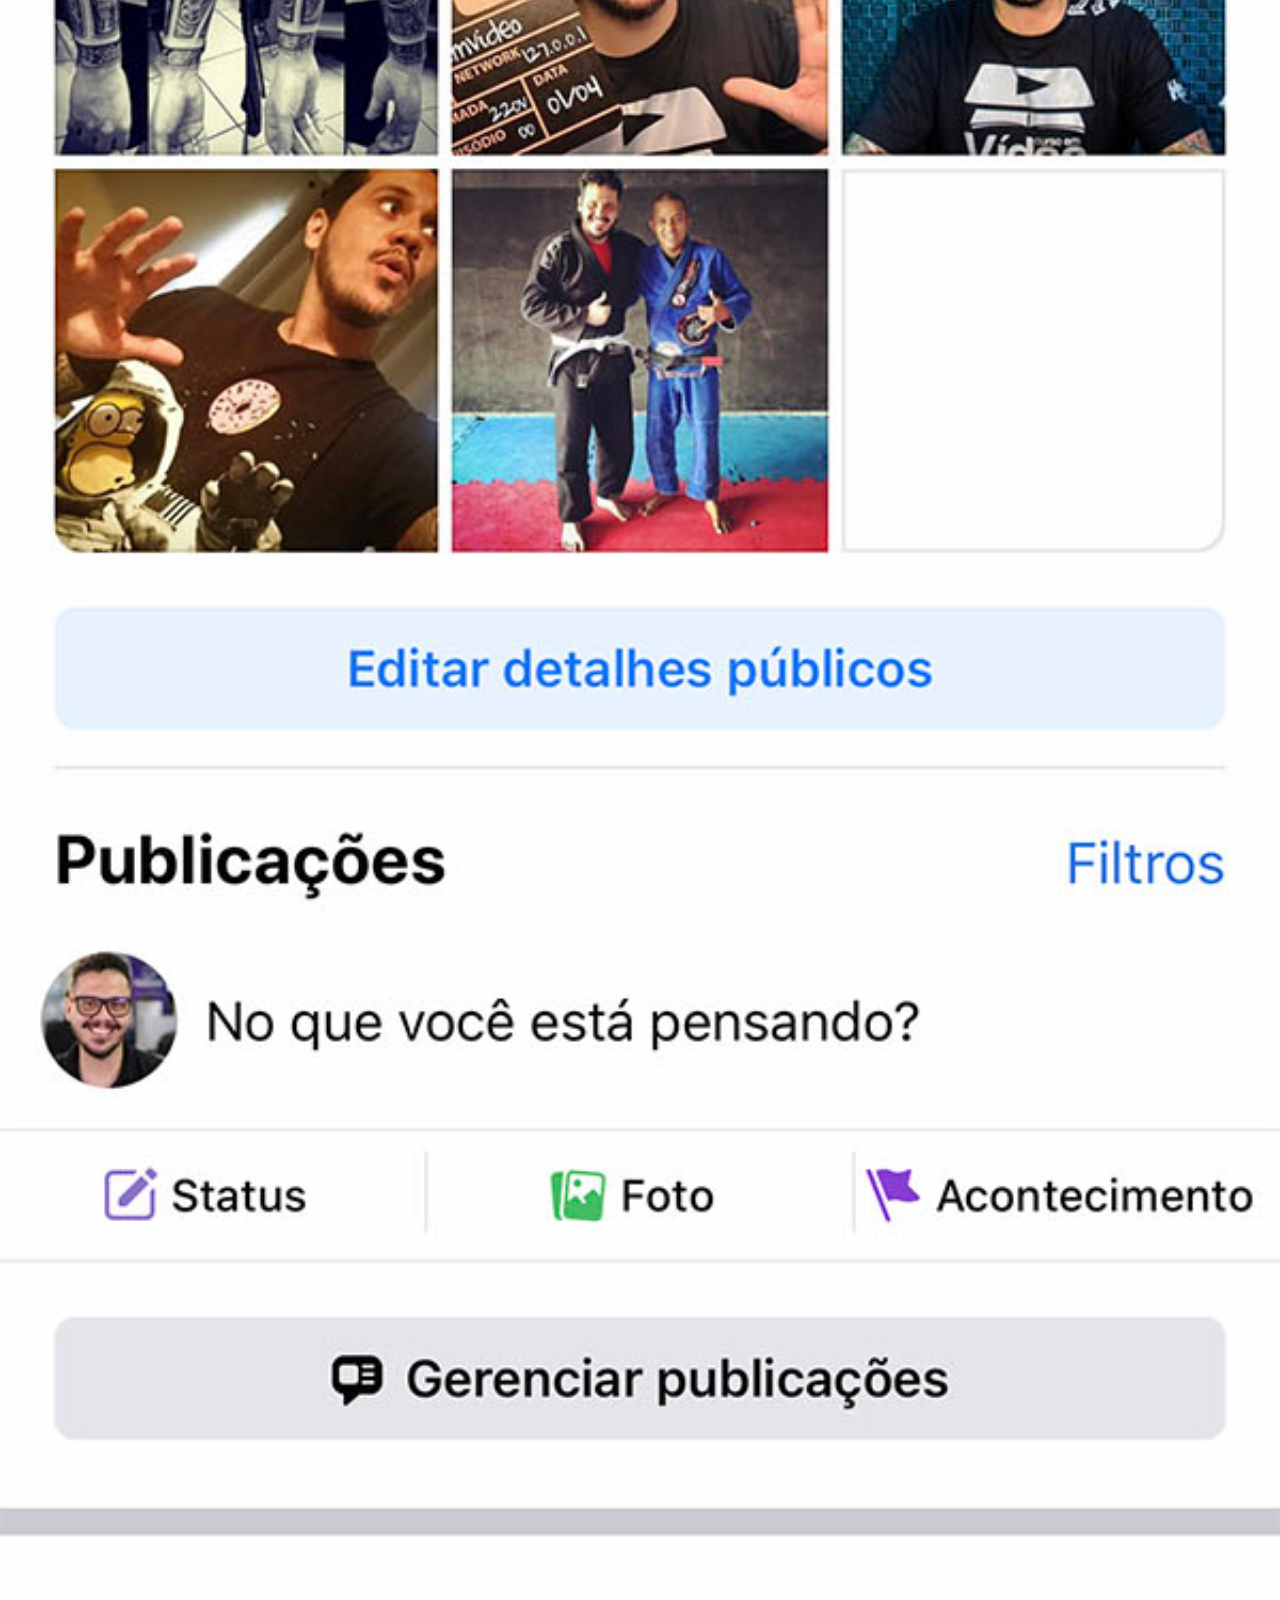
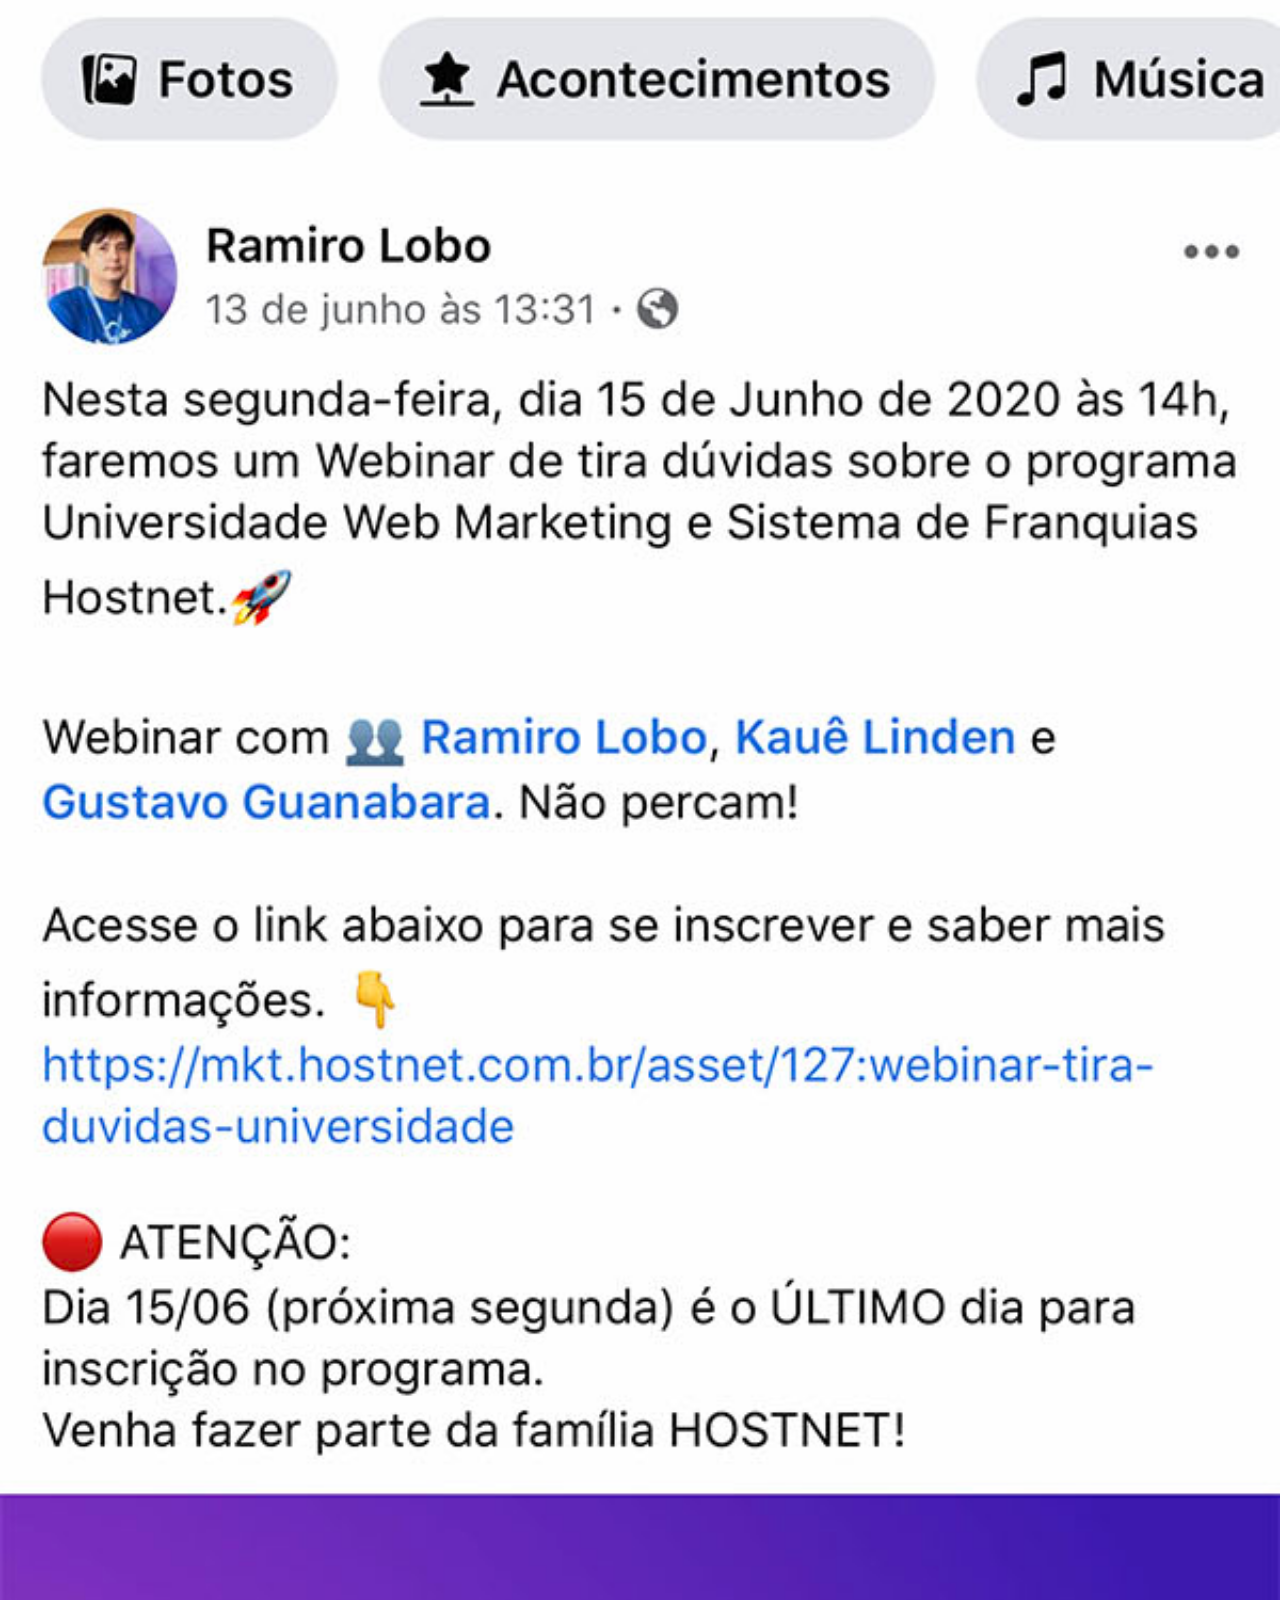
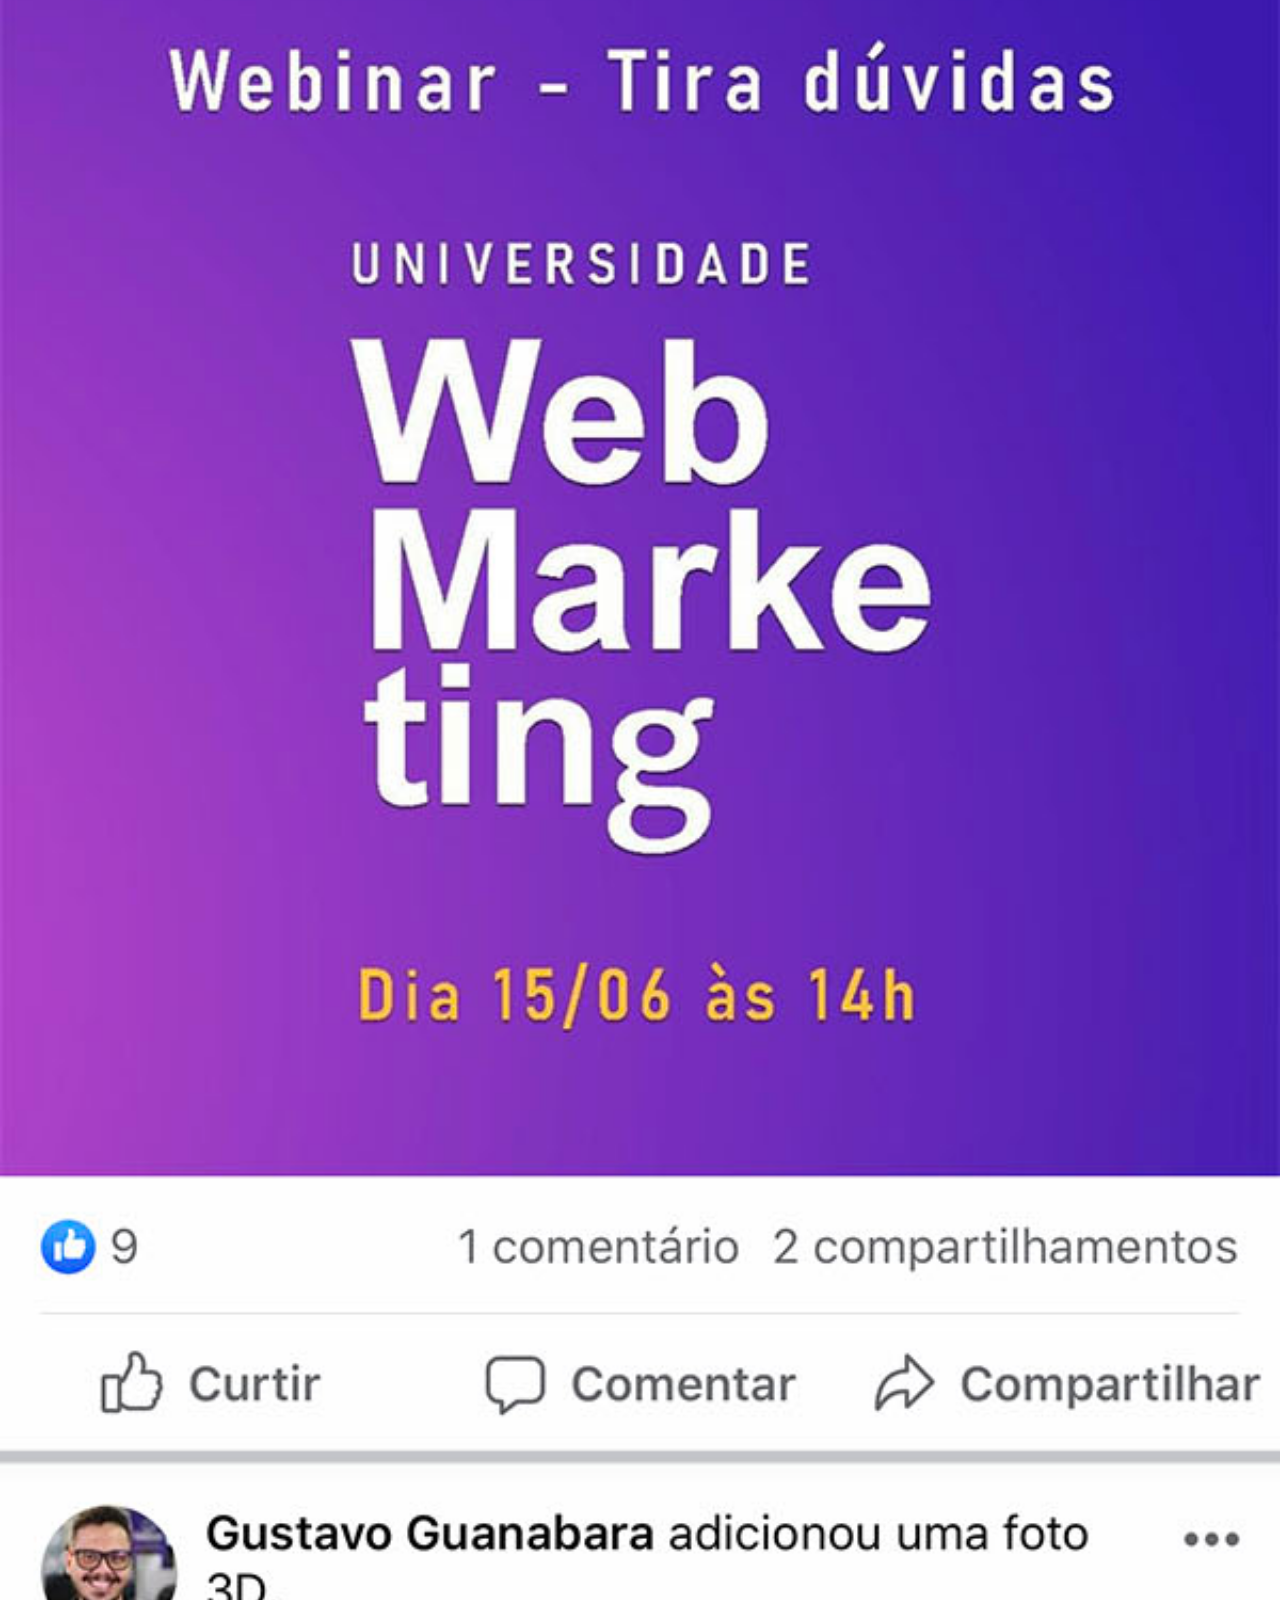
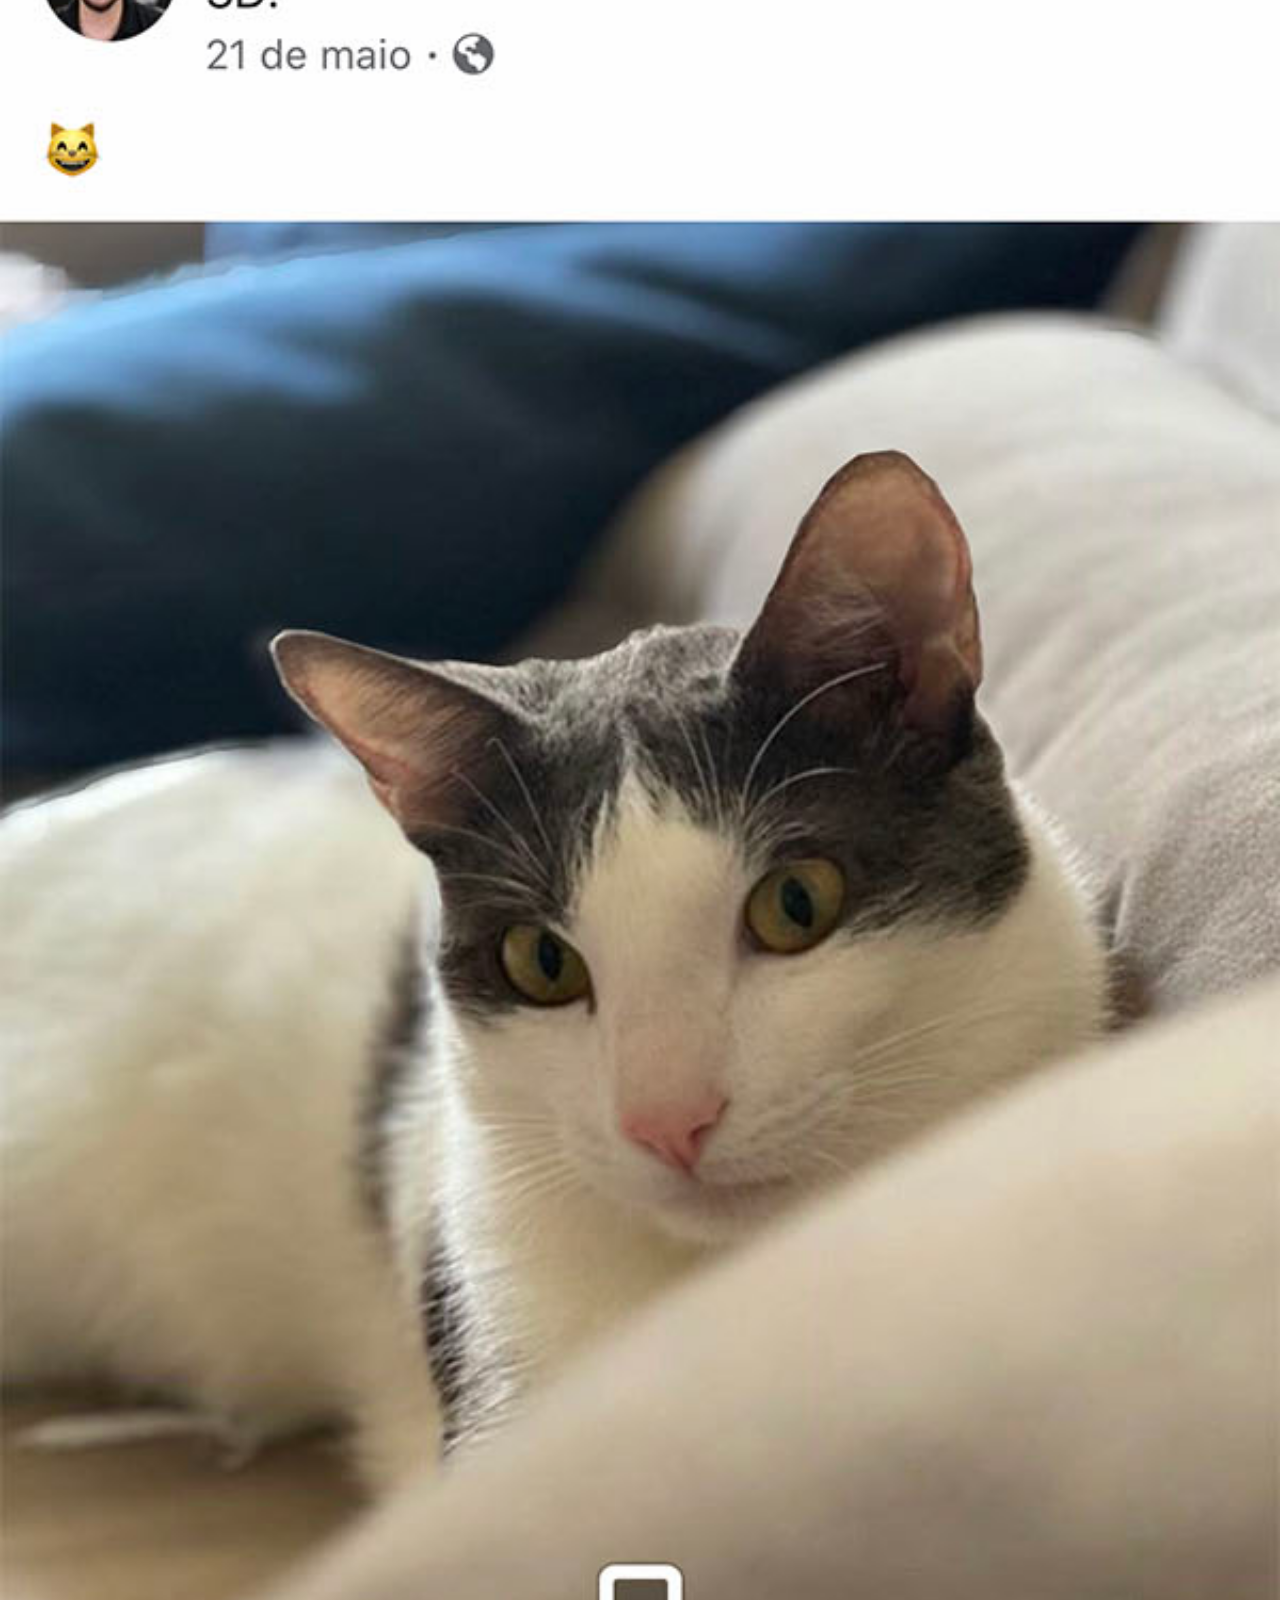
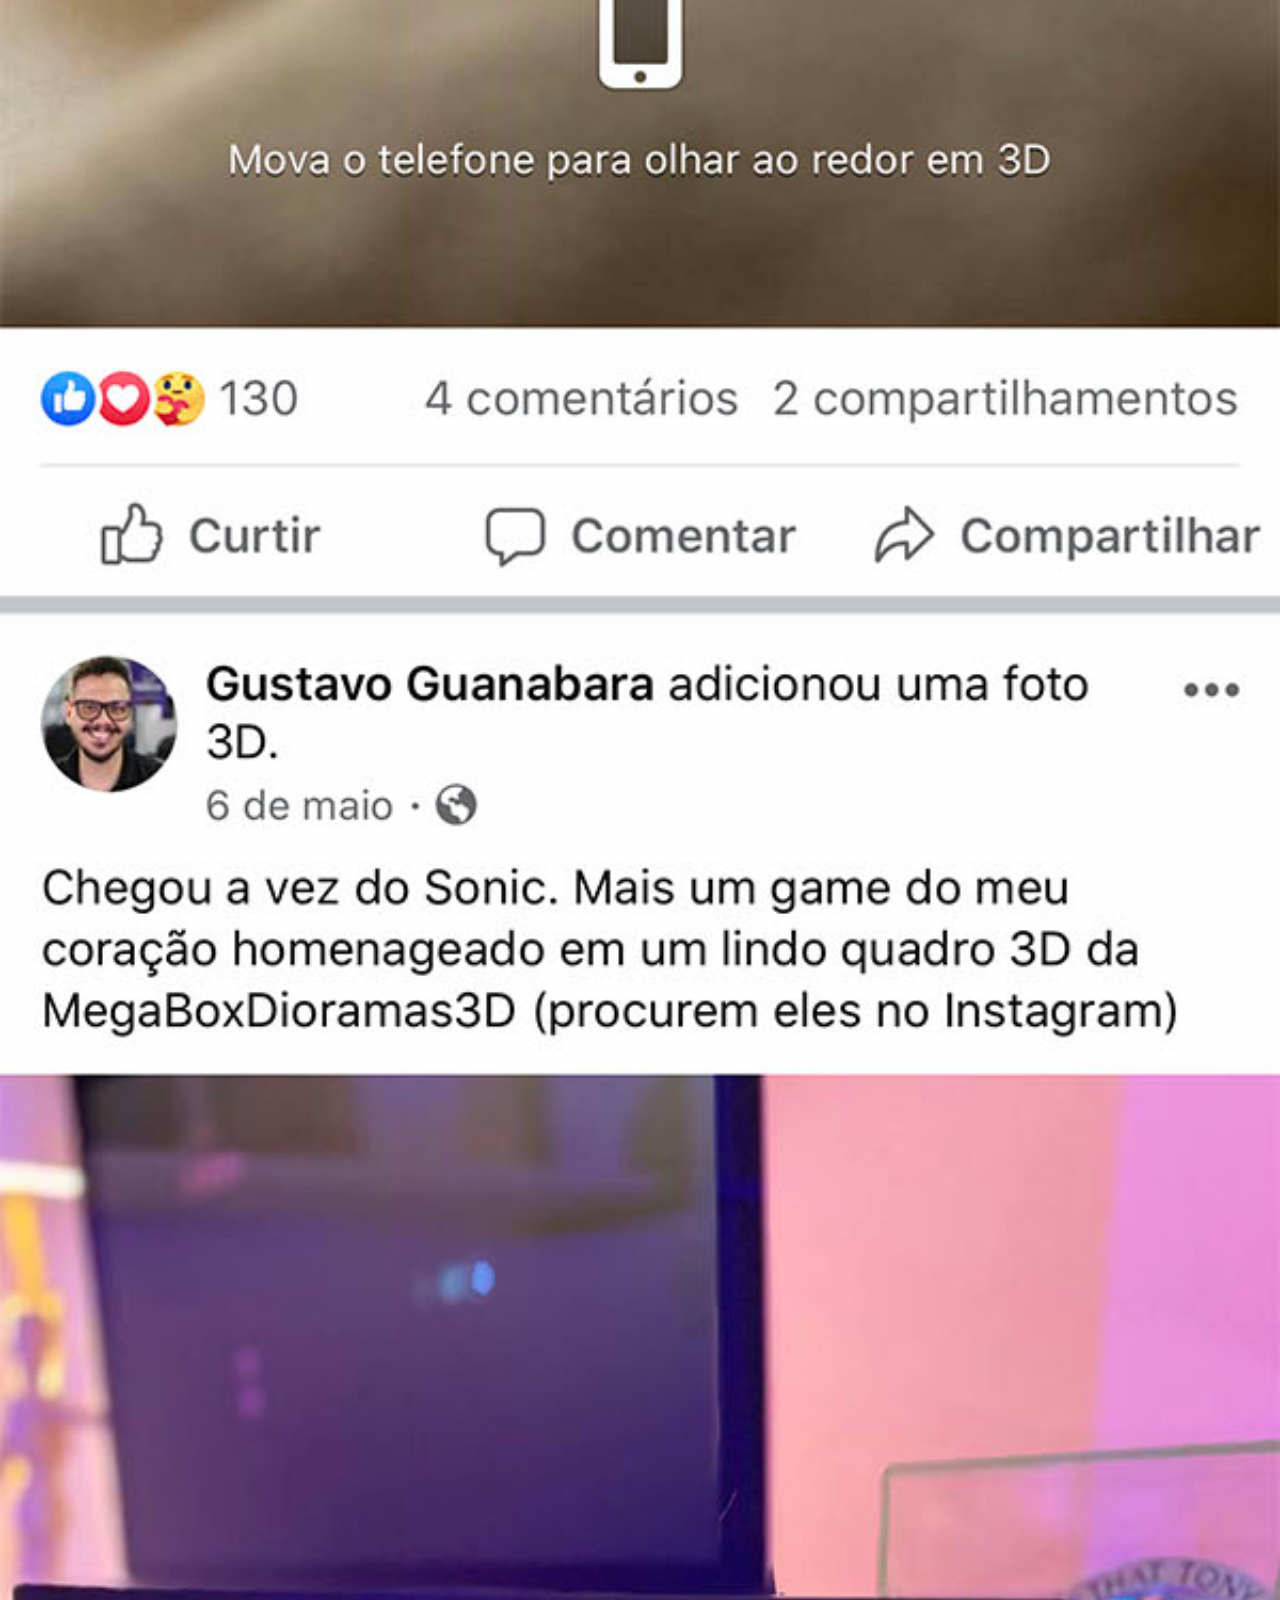
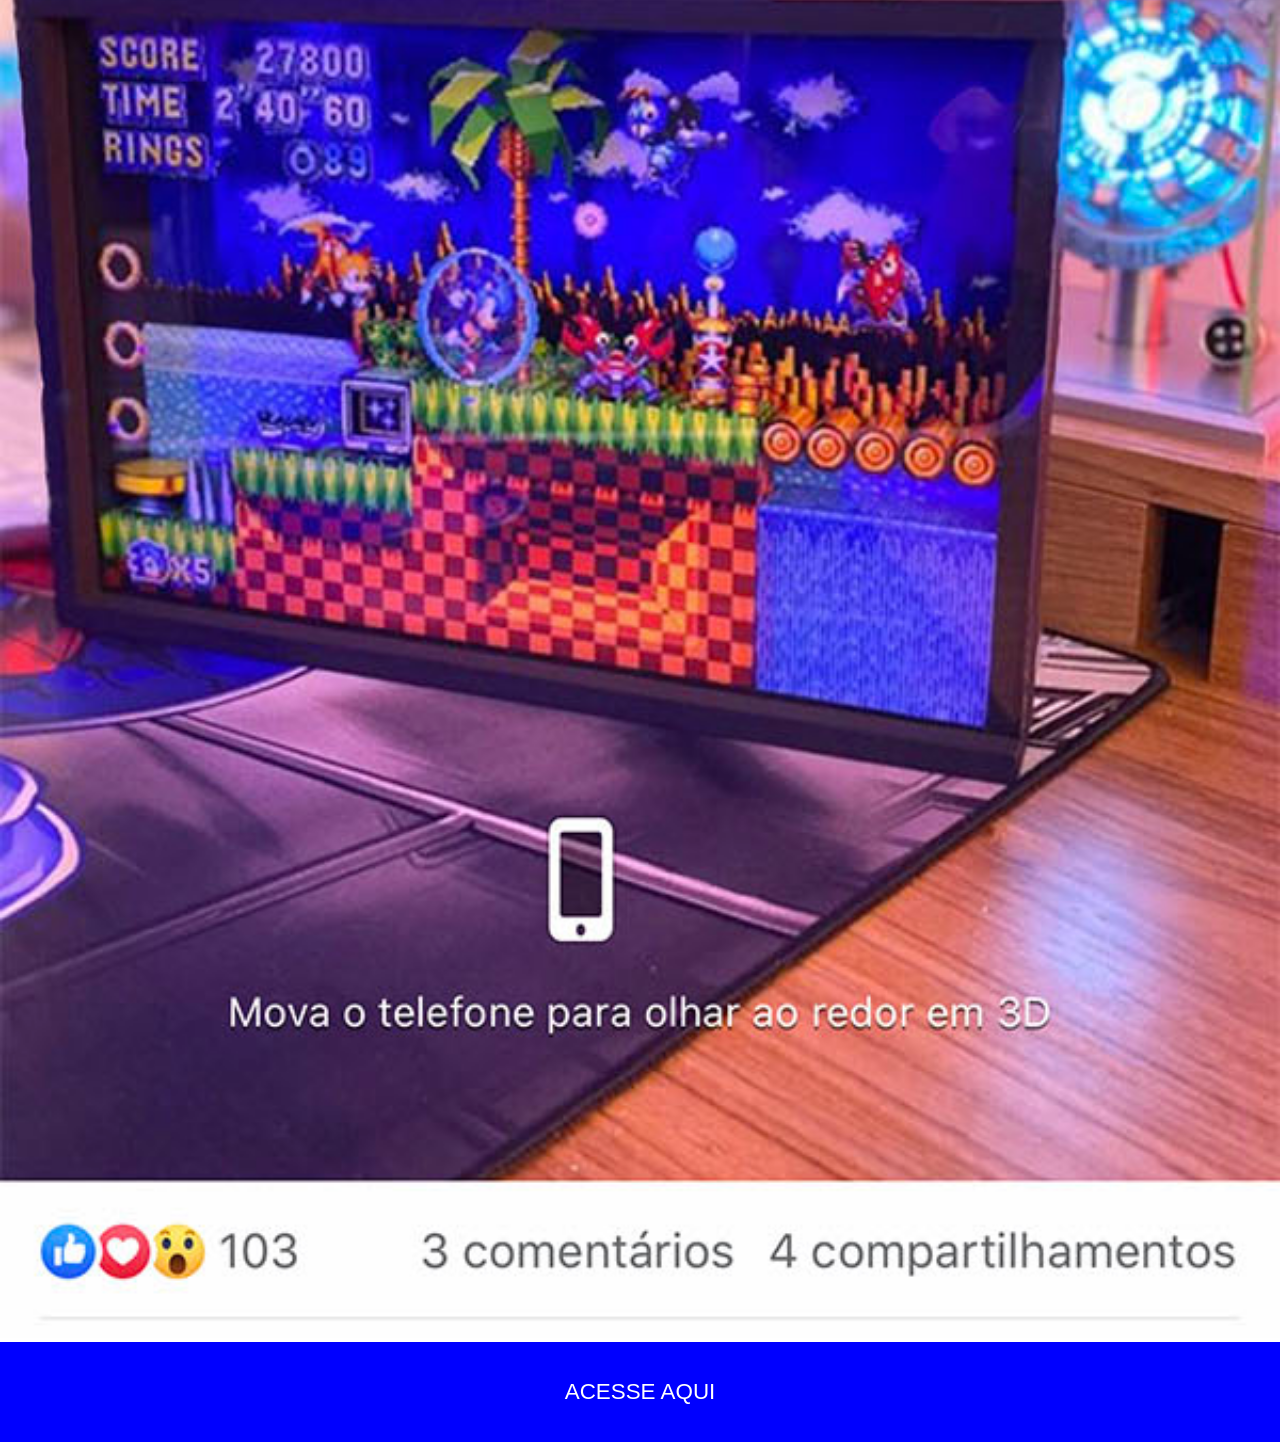
<file: curso-guanabara-html-css/projeto-redes-sociais/paginas/facebook.html>
<!DOCTYPE html>
<html lang="pt-BR">
<head>
    <meta charset="UTF-8">
    <meta name="viewport" content="width=device-width, initial-scale=1.0">
    <link rel="stylesheet" href="style-pages.css">
    <title>Document</title>
</head>
<body>
    <img src="../imagens/tela-facebook.jpg" alt="tela-facebook">
    <div>
        <a href="https://www.facebook.com/gustavoguanabara" target="_blank">ACESSE AQUI</a>
    </div>
</body>
</html>
</file>
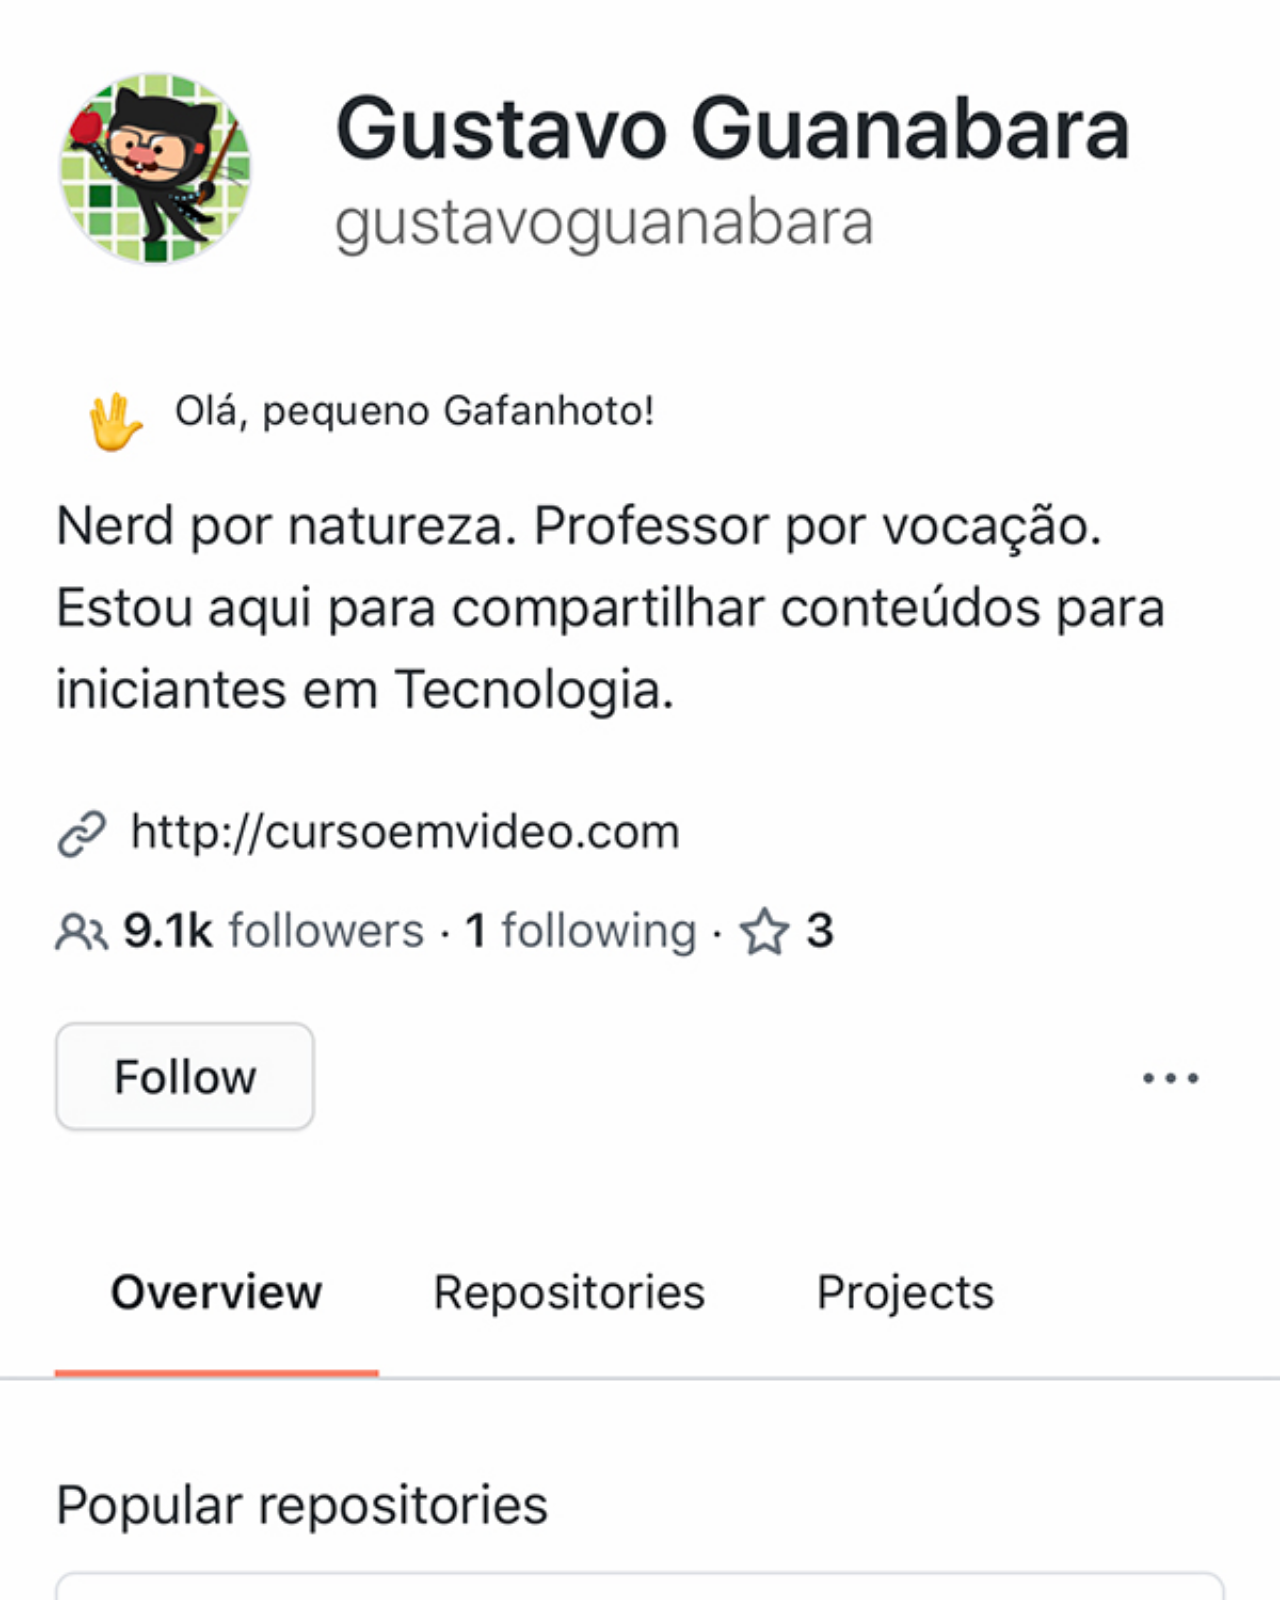
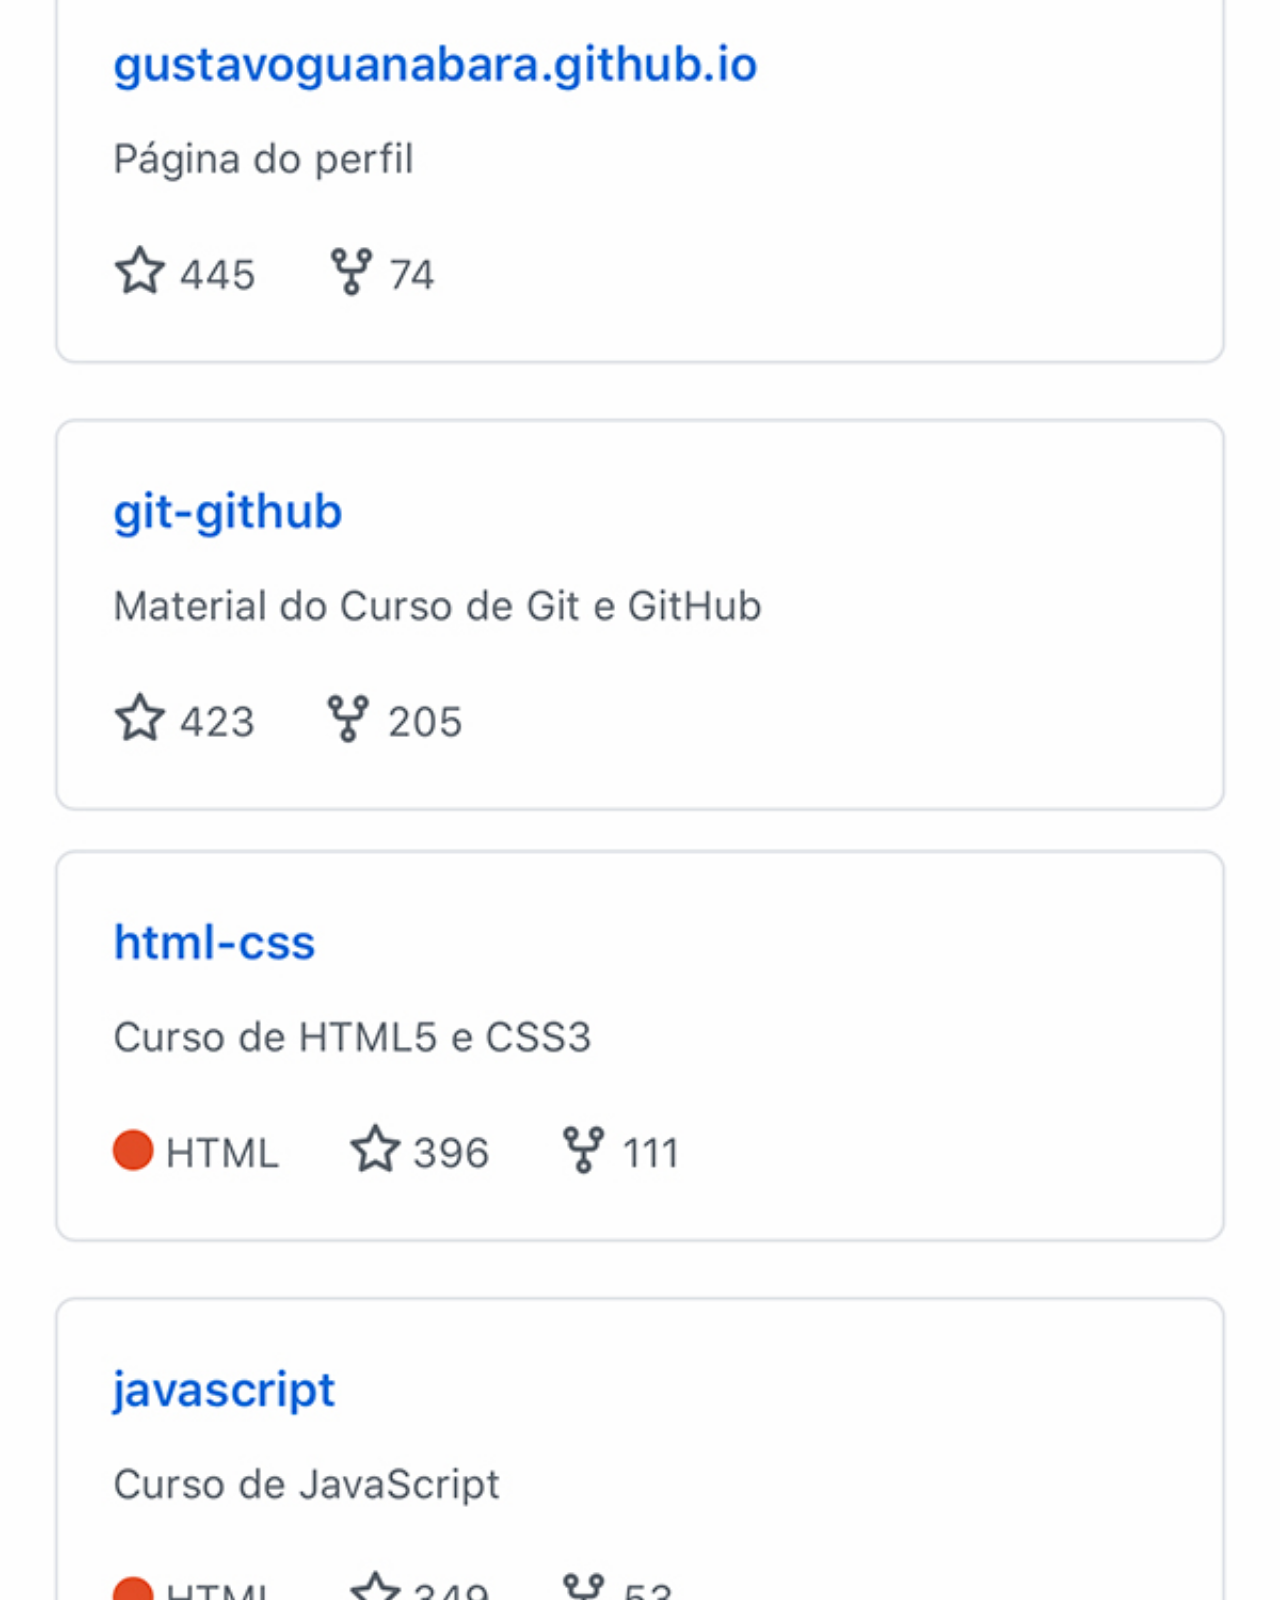
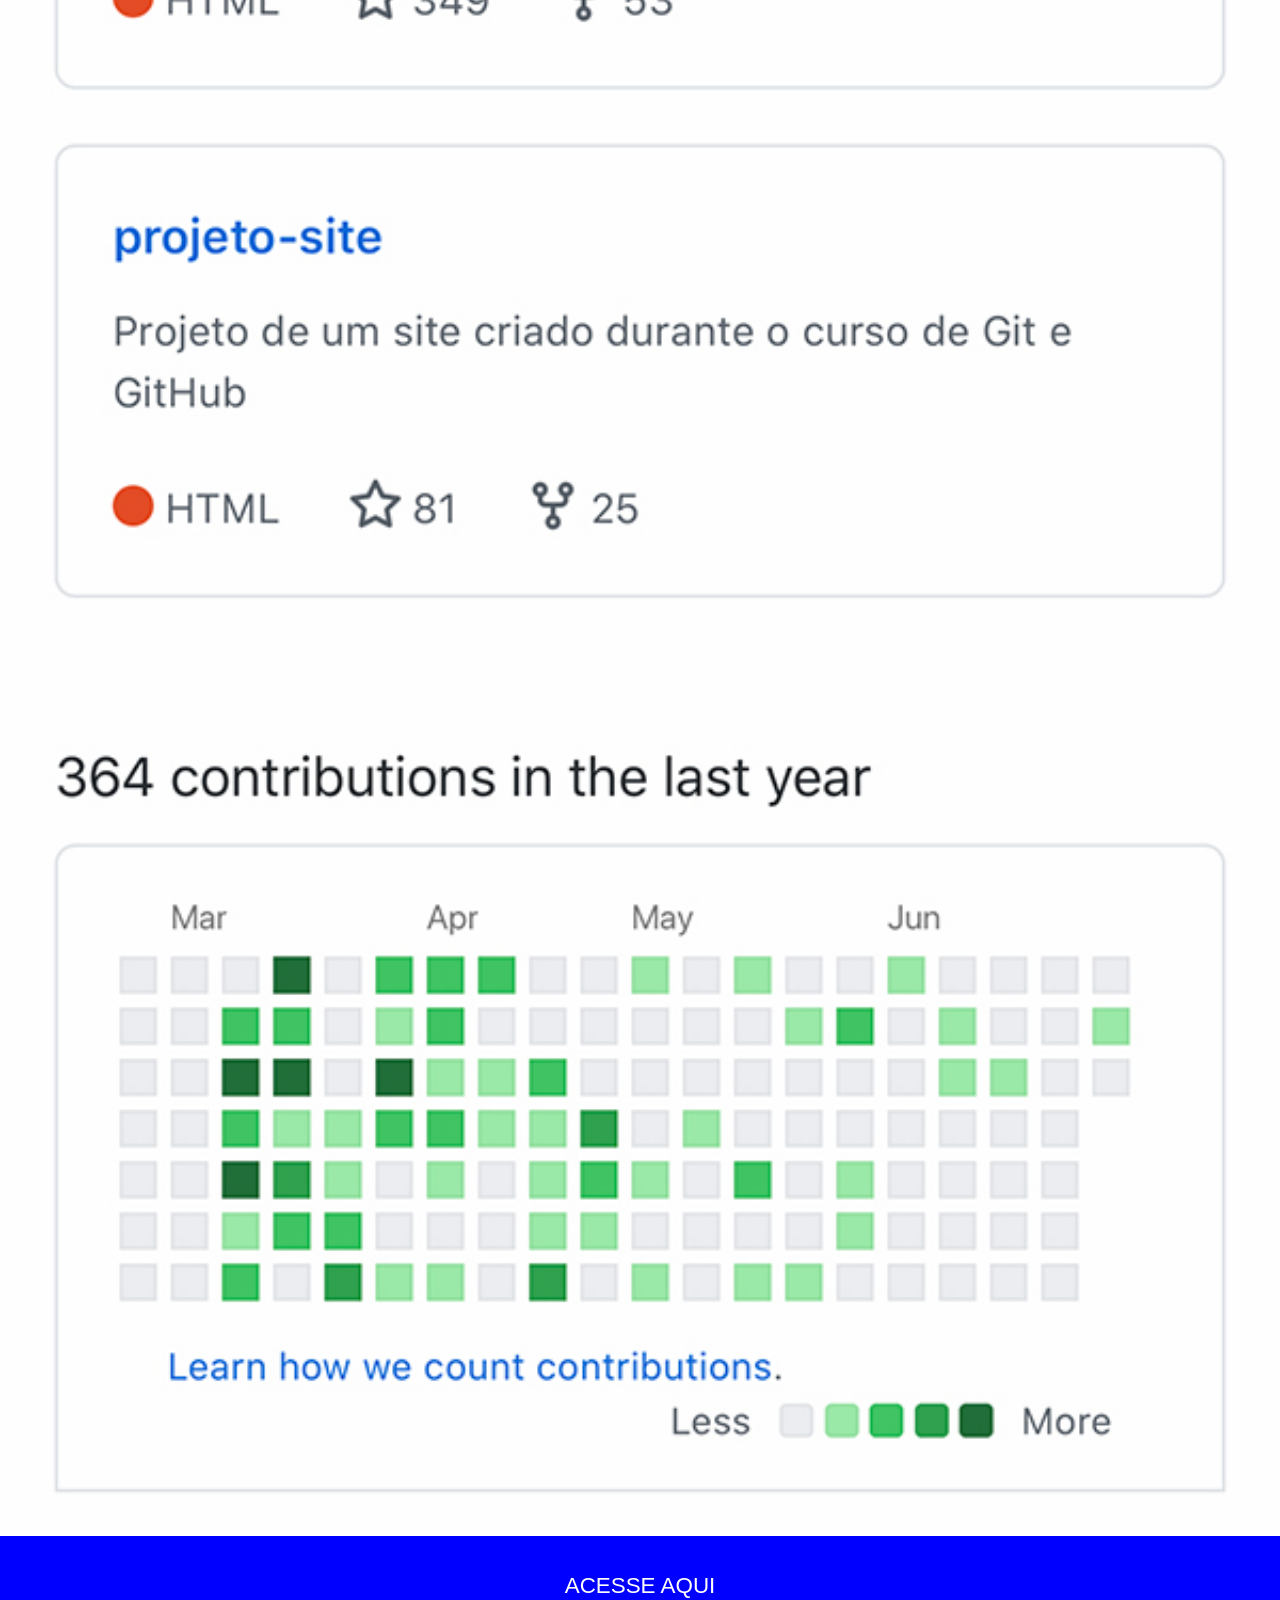
<file: curso-guanabara-html-css/projeto-redes-sociais/paginas/github.html>
<!DOCTYPE html>
<html lang="pt-BR">
<head>
    <meta charset="UTF-8">
    <meta name="viewport" content="width=device-width, initial-scale=1.0">
    <link rel="stylesheet" href="style-pages.css">
    <title>Document</title>
</head>
<body>
    <img src="../imagens/tela-github.jpg" alt="tela-github">
    <div>
        <a href="https://github.com/gustavoguanabara" target="_blank">ACESSE AQUI</a>
    </div>
</body>
</html>
</file>
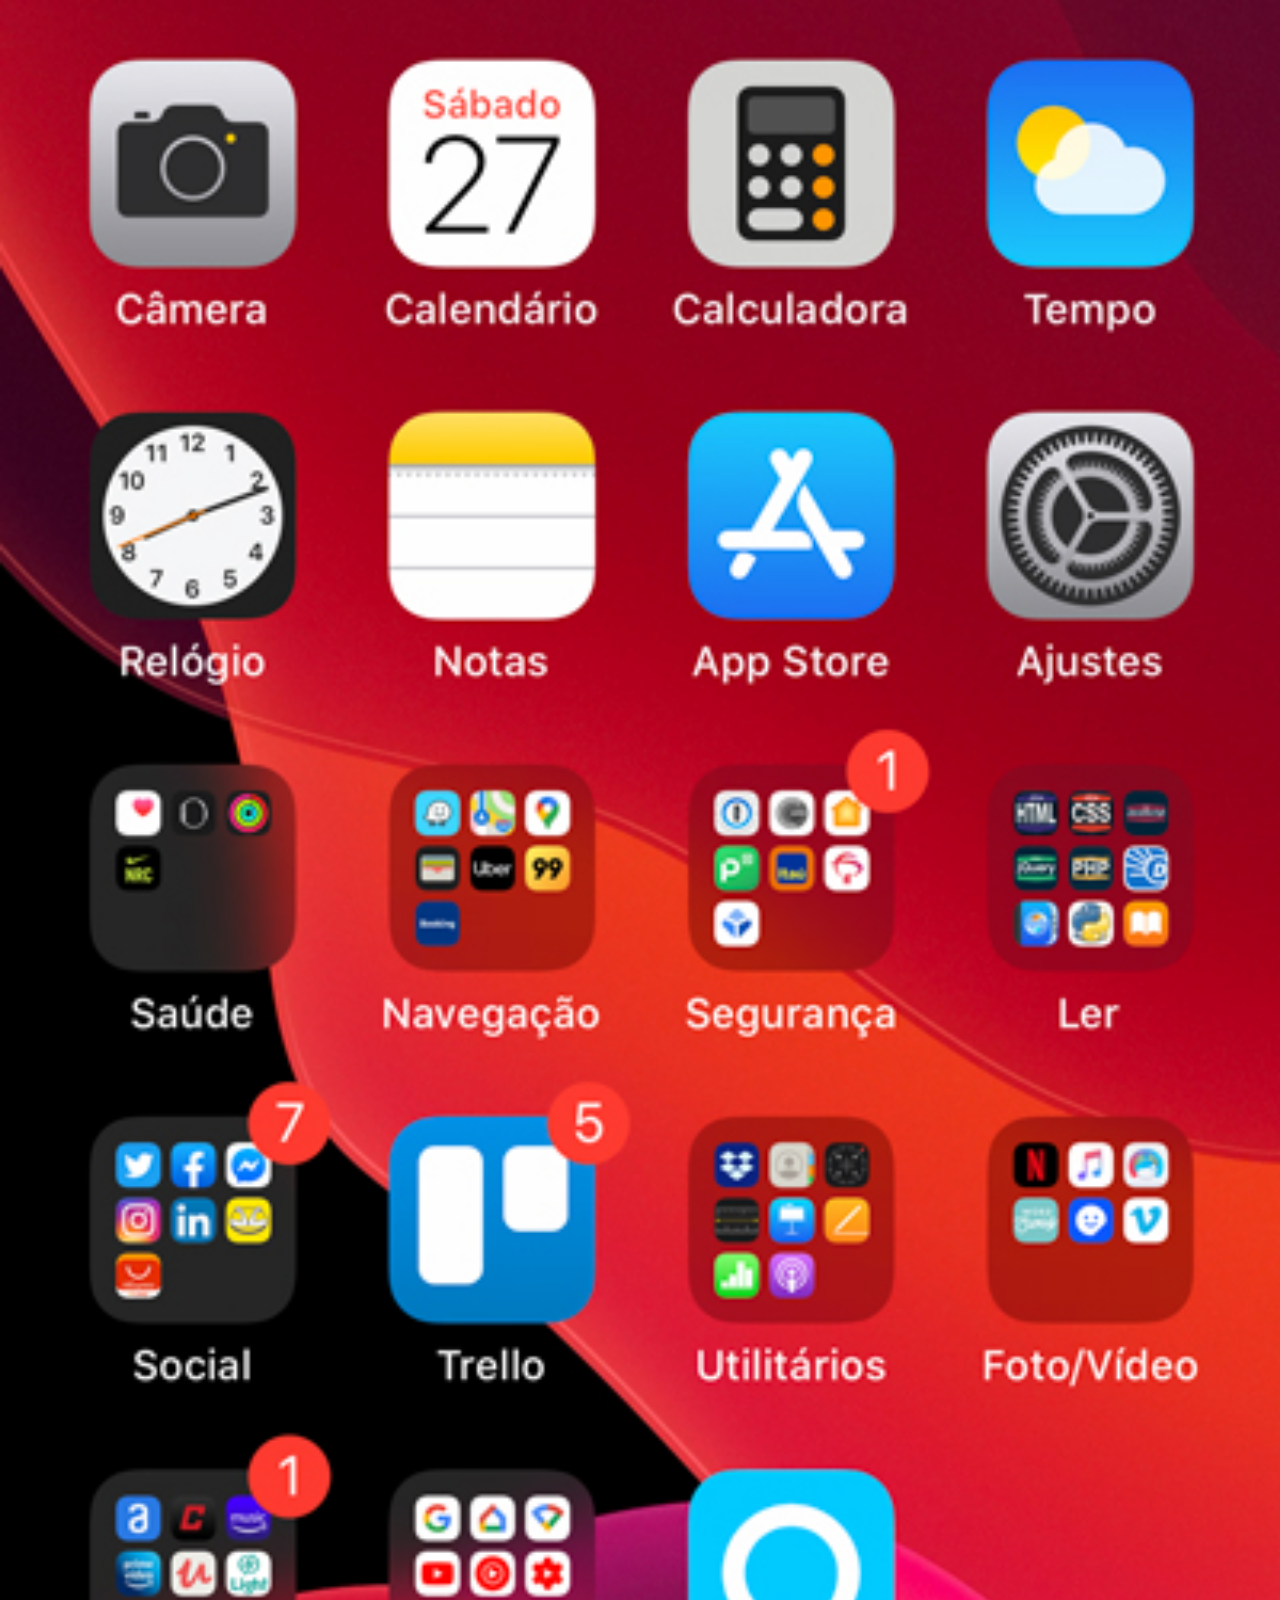
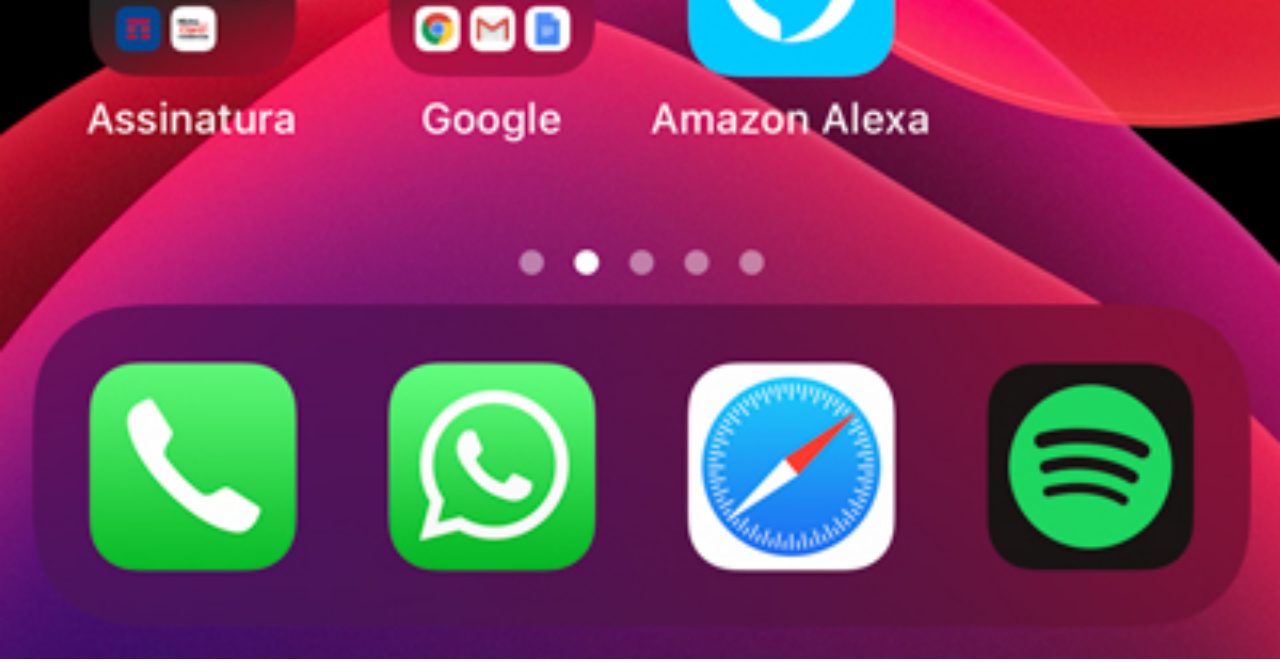
<file: curso-guanabara-html-css/projeto-redes-sociais/paginas/home.html>
<!DOCTYPE html>
<html lang="pt-BR">
<head>
    <meta charset="UTF-8">
    <meta name="viewport" content="width=device-width, initial-scale=1.0">
    <link rel="stylesheet" href="style-pages.css">
    <title>Document</title>
</head>
<body id="principal">
    <img id="home" src="../imagens/tela-home.jpg" alt="">
</body>
</html>
</file>
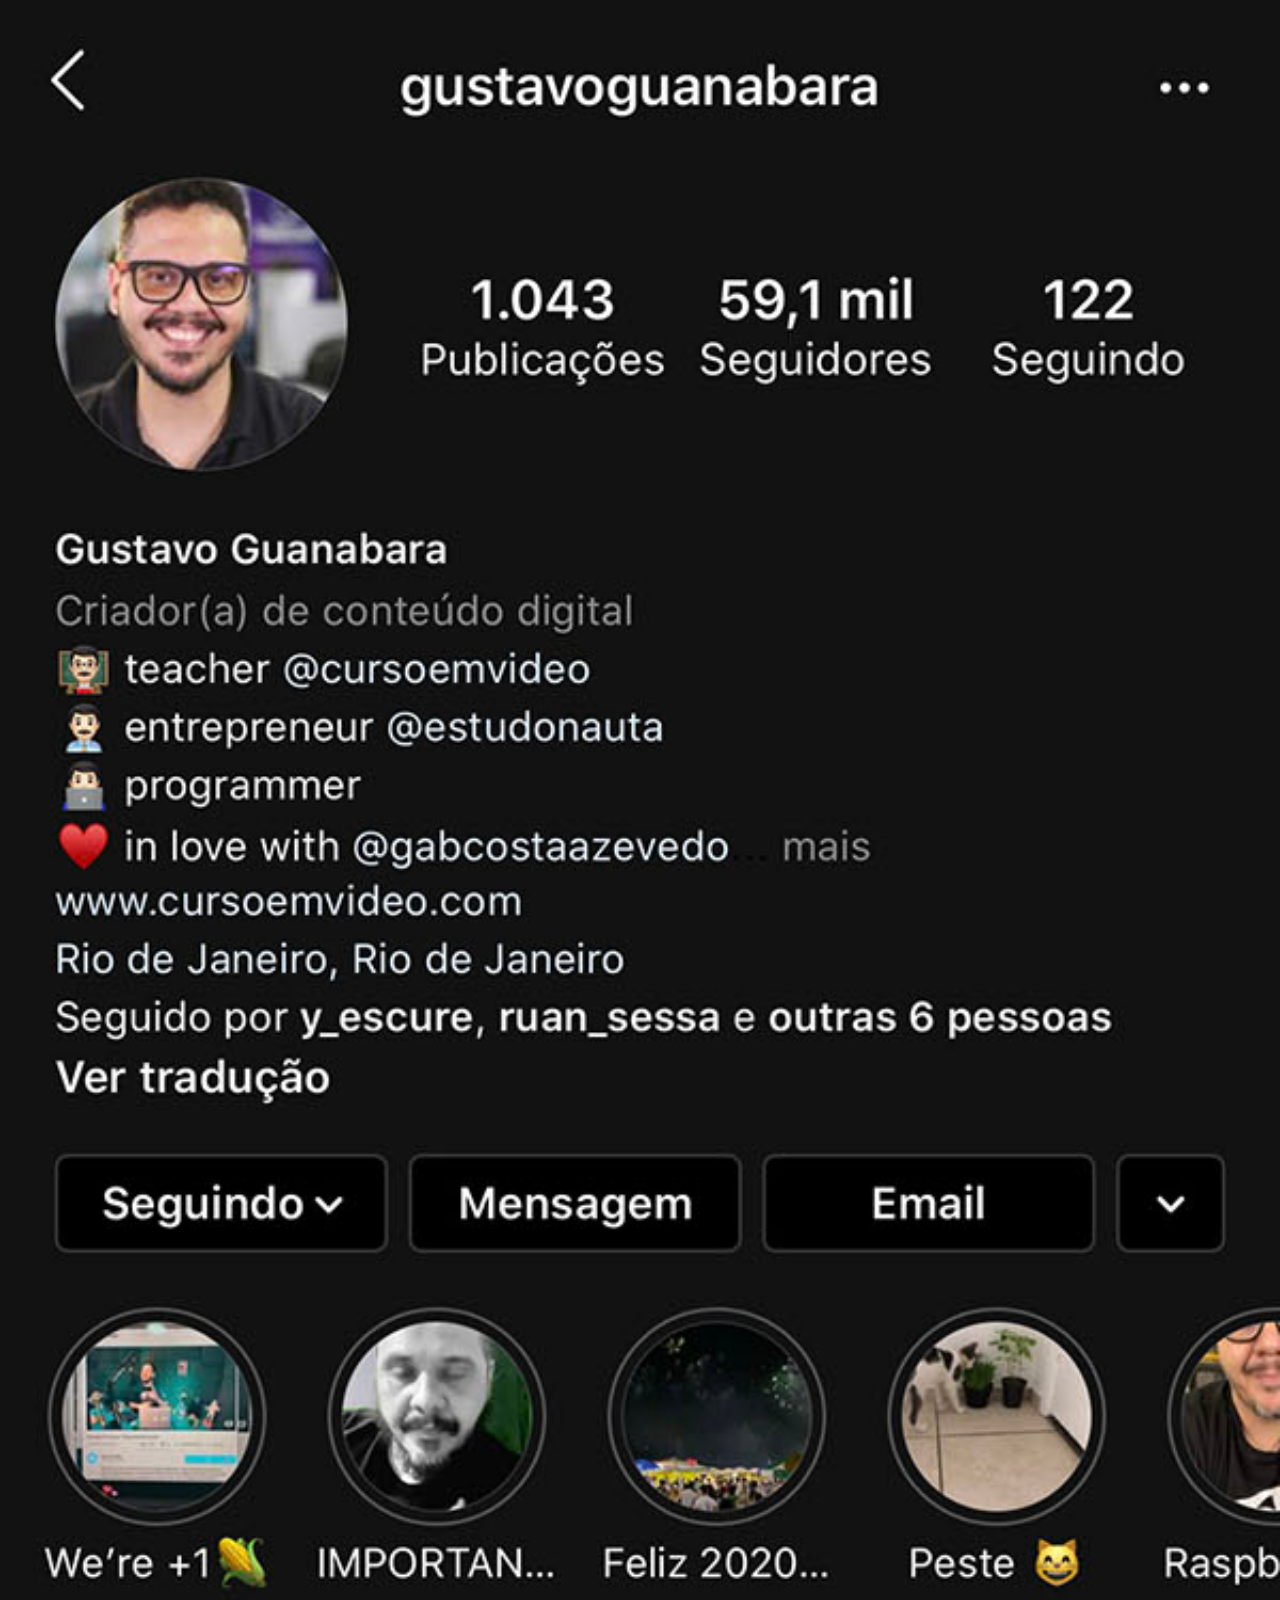
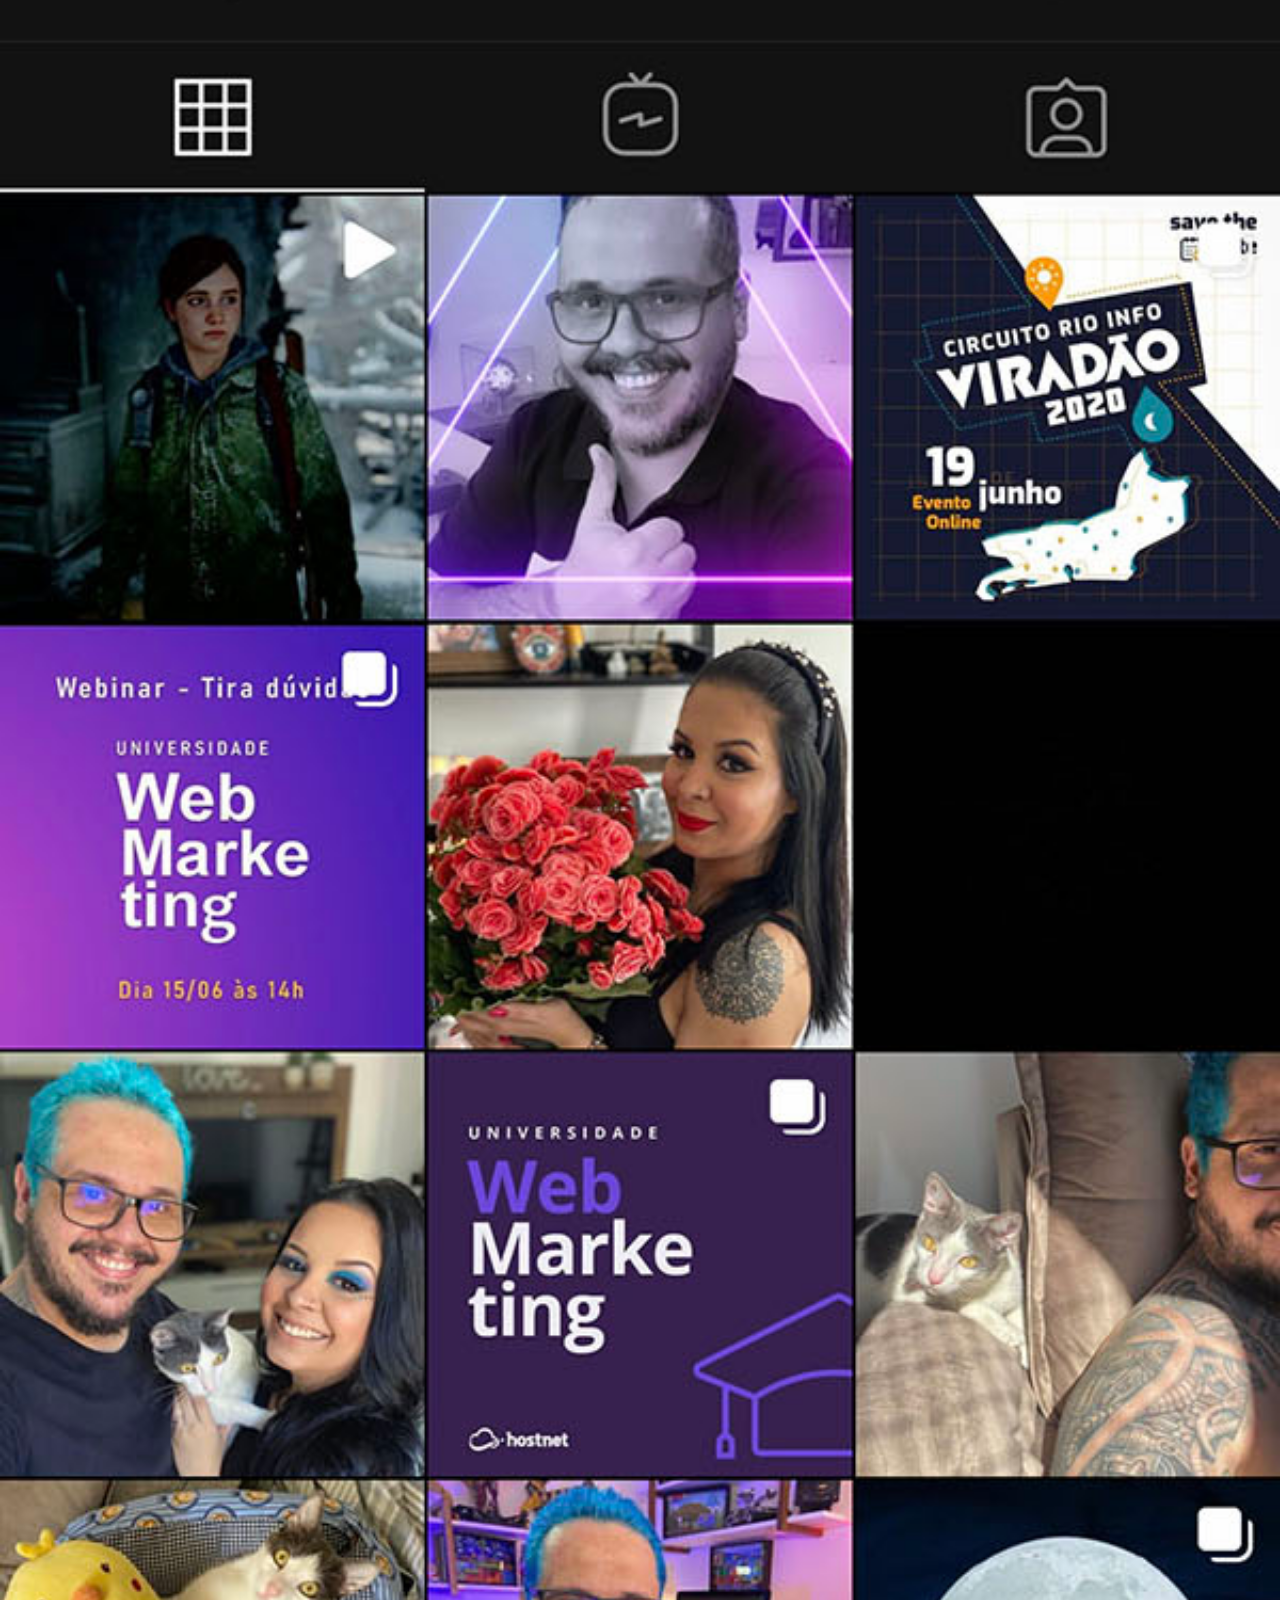
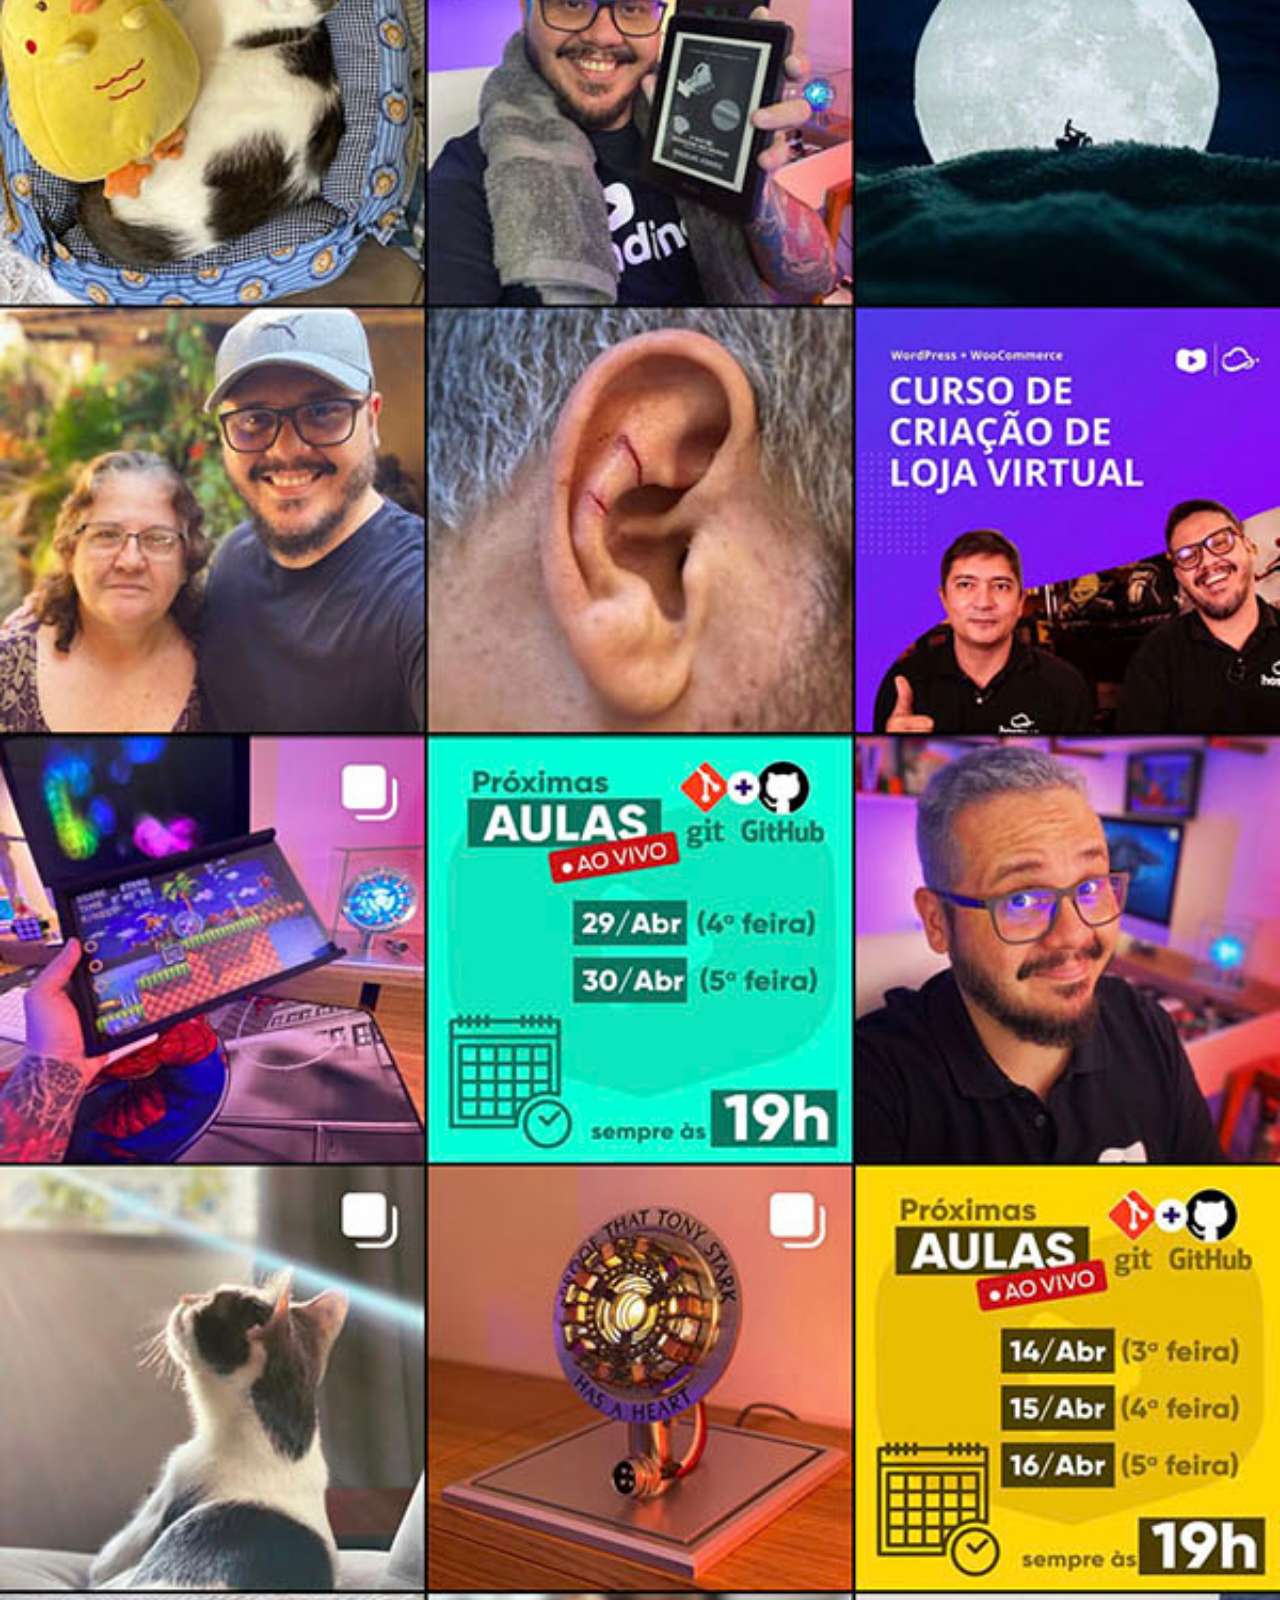
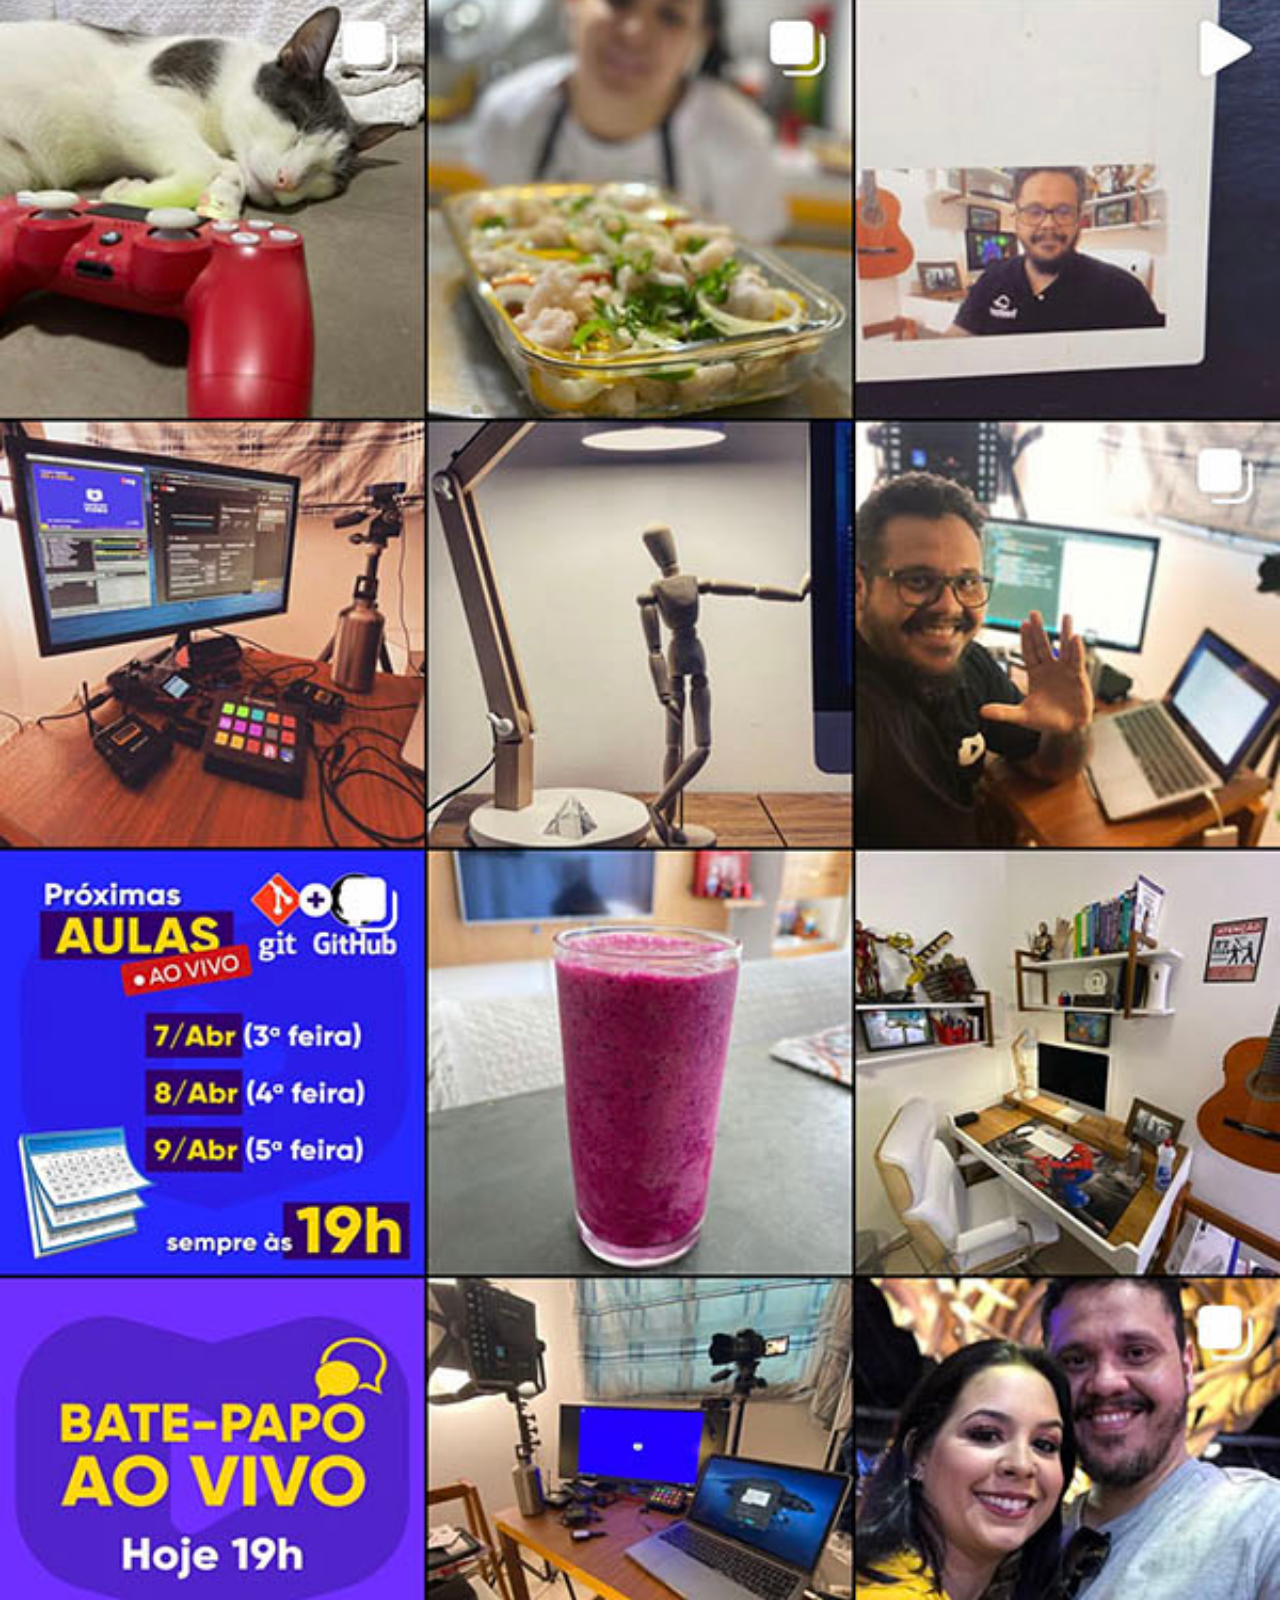
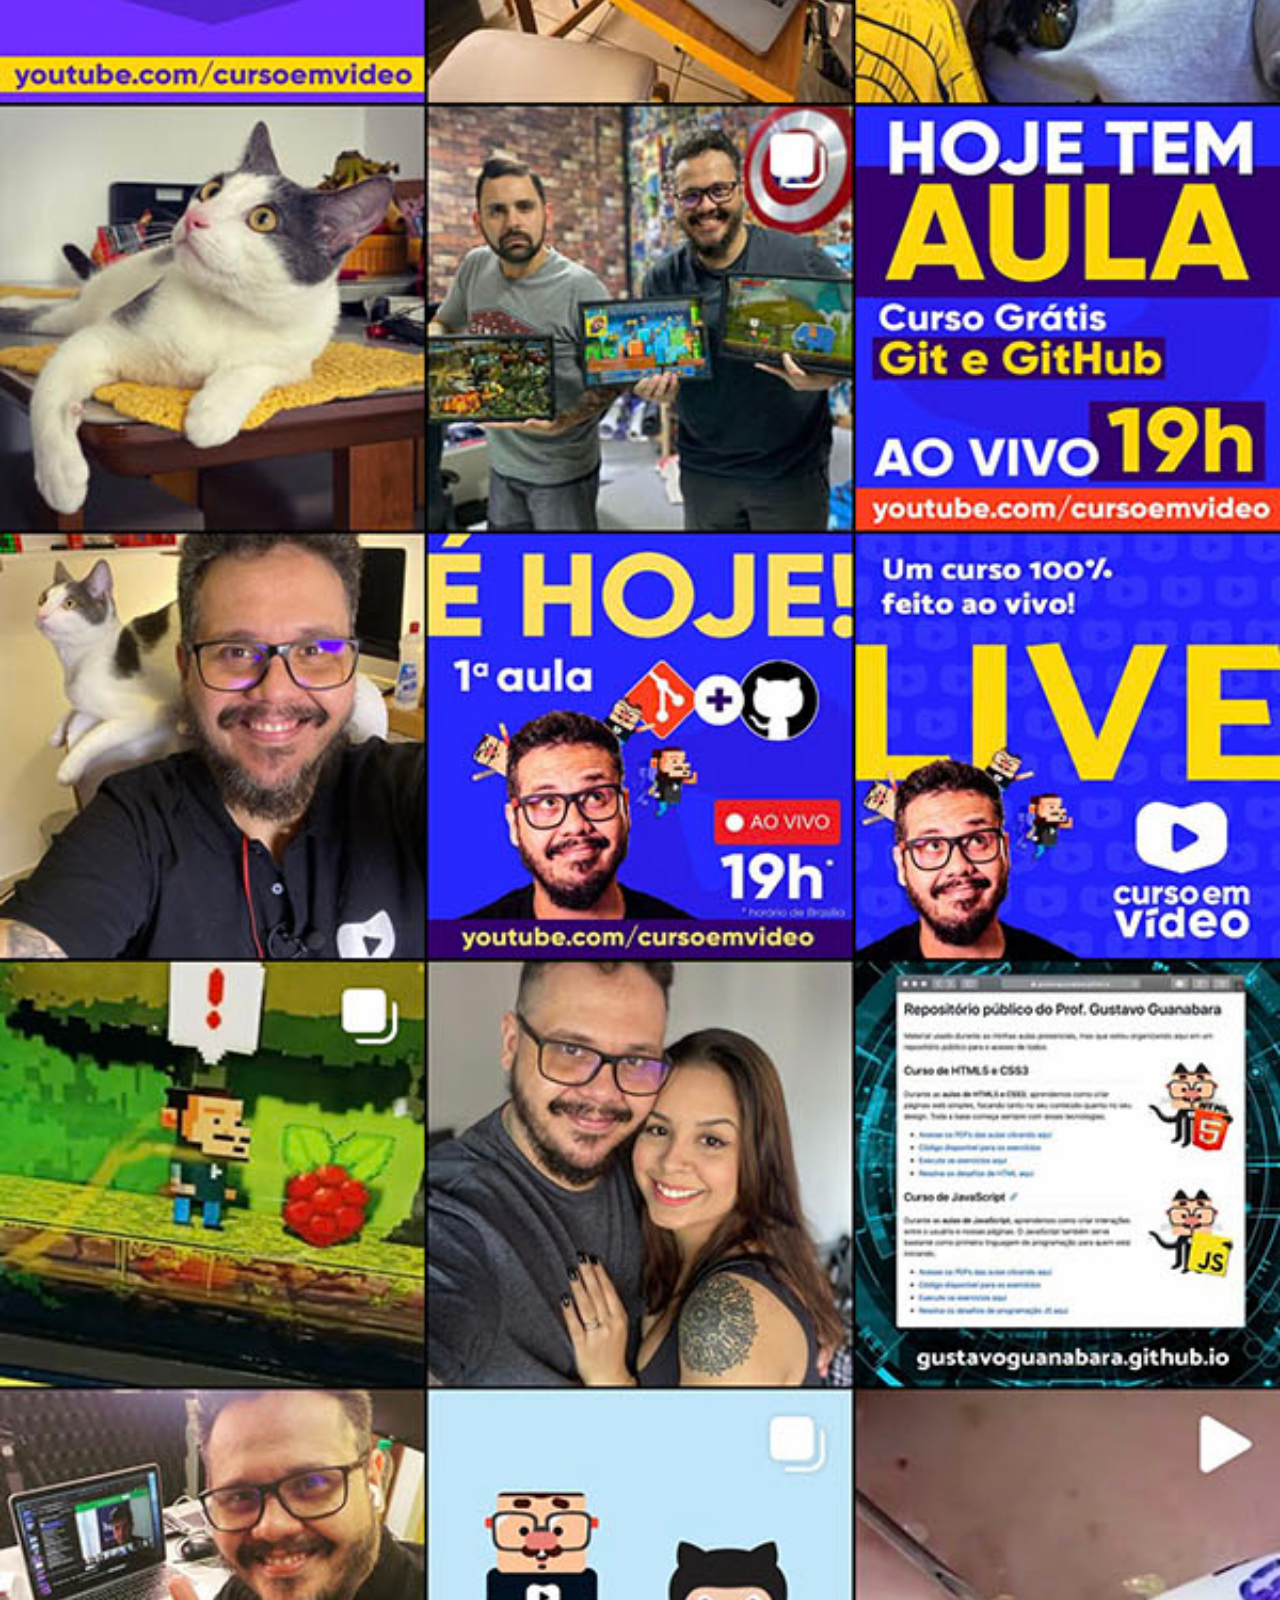
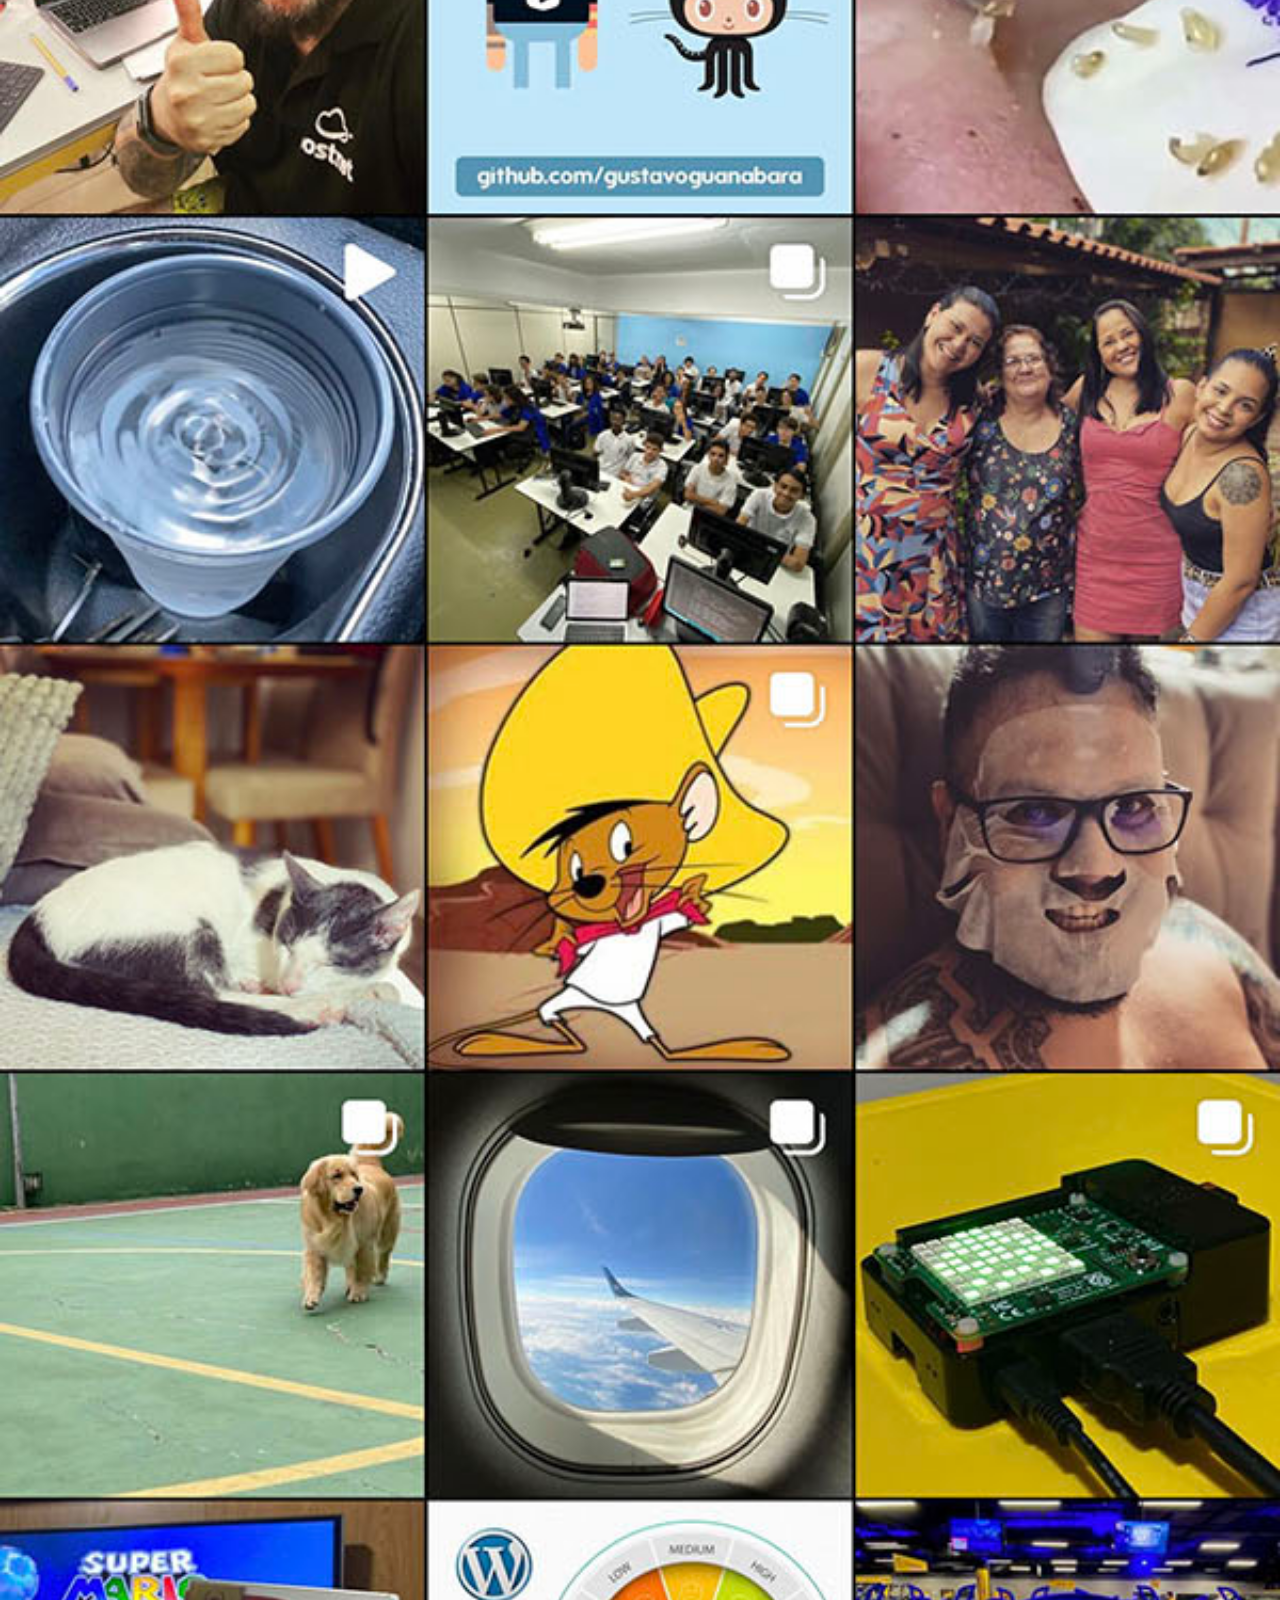
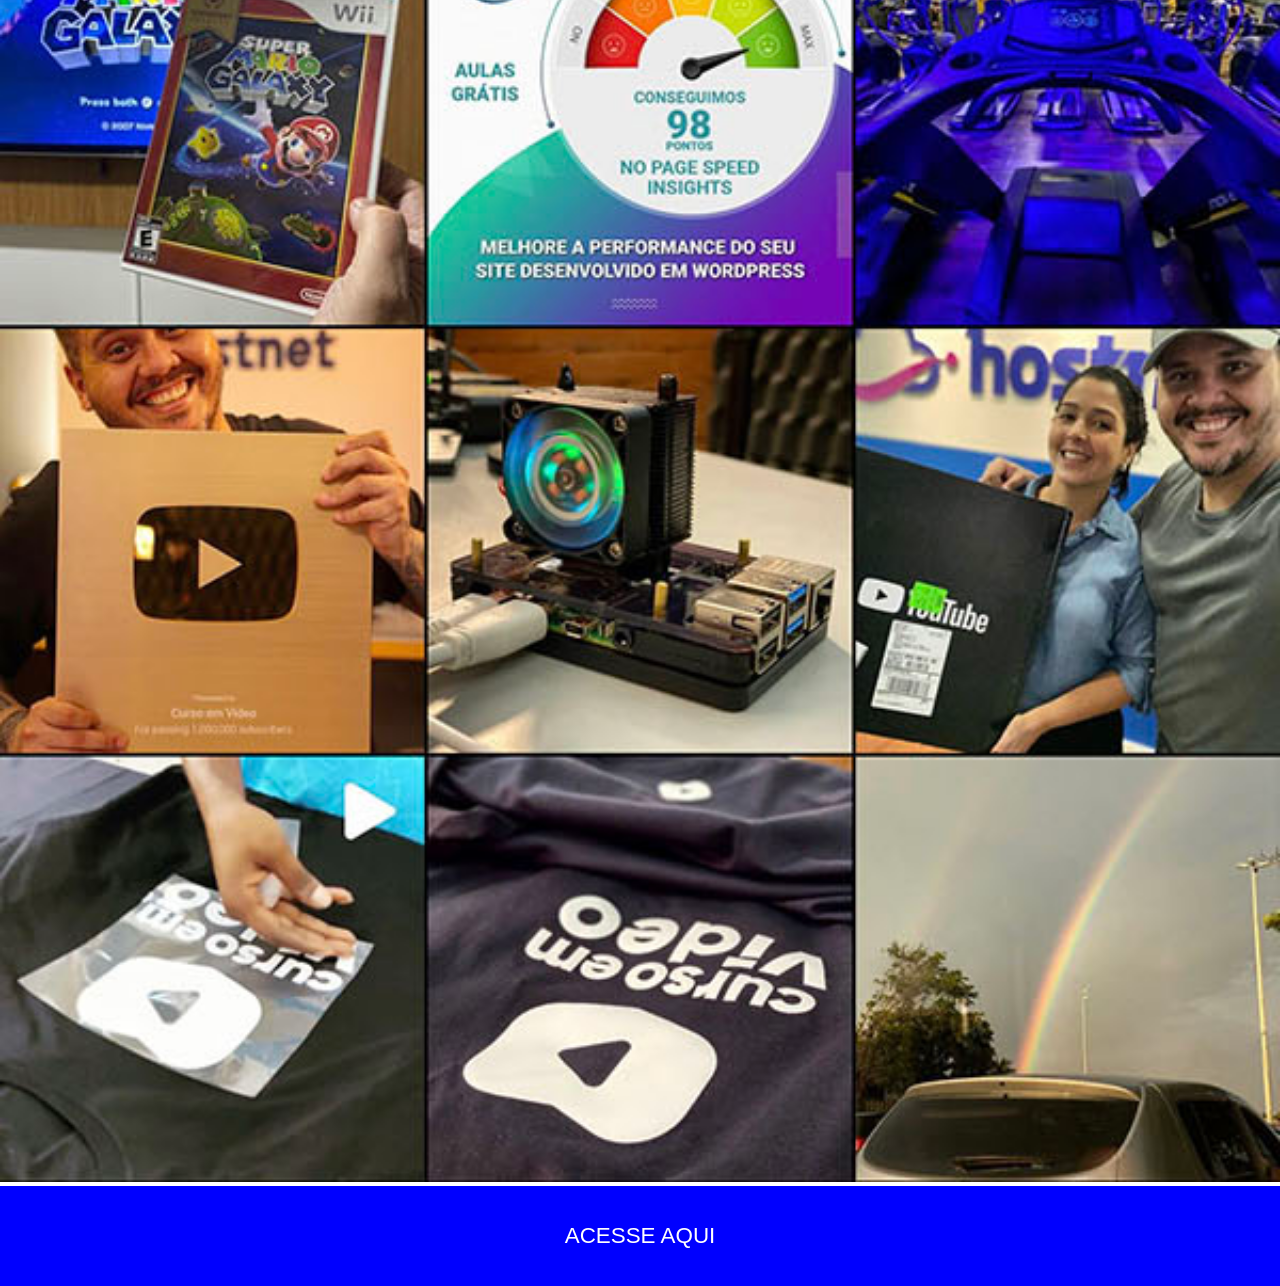
<file: curso-guanabara-html-css/projeto-redes-sociais/paginas/instagram.html>
<!DOCTYPE html>
<html lang="pt-BR">
<head>
    <meta charset="UTF-8">
    <meta name="viewport" content="width=device-width, initial-scale=1.0">
    <link rel="stylesheet" href="style-pages.css">
    <title>Document</title>
</head>
<body>
    <img src="../imagens/tela-instagram.jpg" alt="tela-instagram">
    <div>
        <a href="https://www.instagram.com/gustavoguanabara" target="_blank">ACESSE AQUI</a>
    </div>
</body>
</html>
</file>
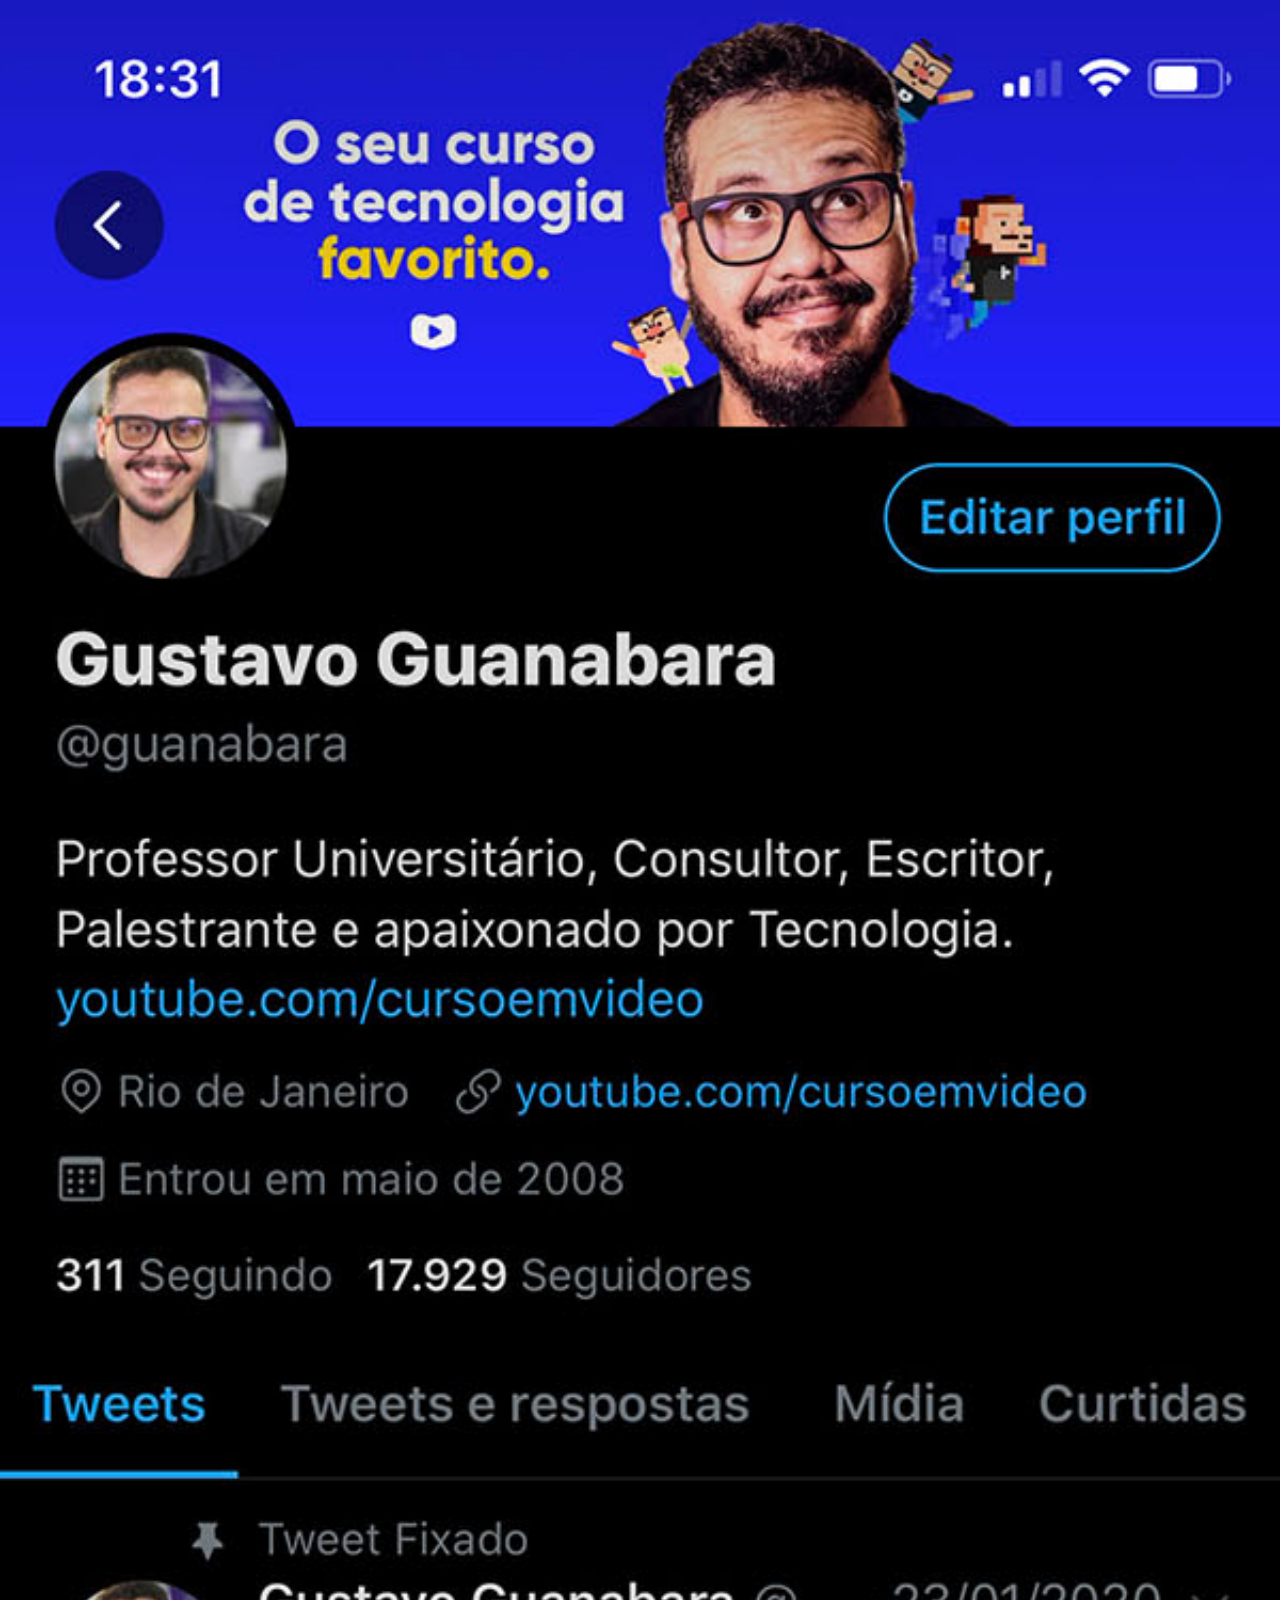
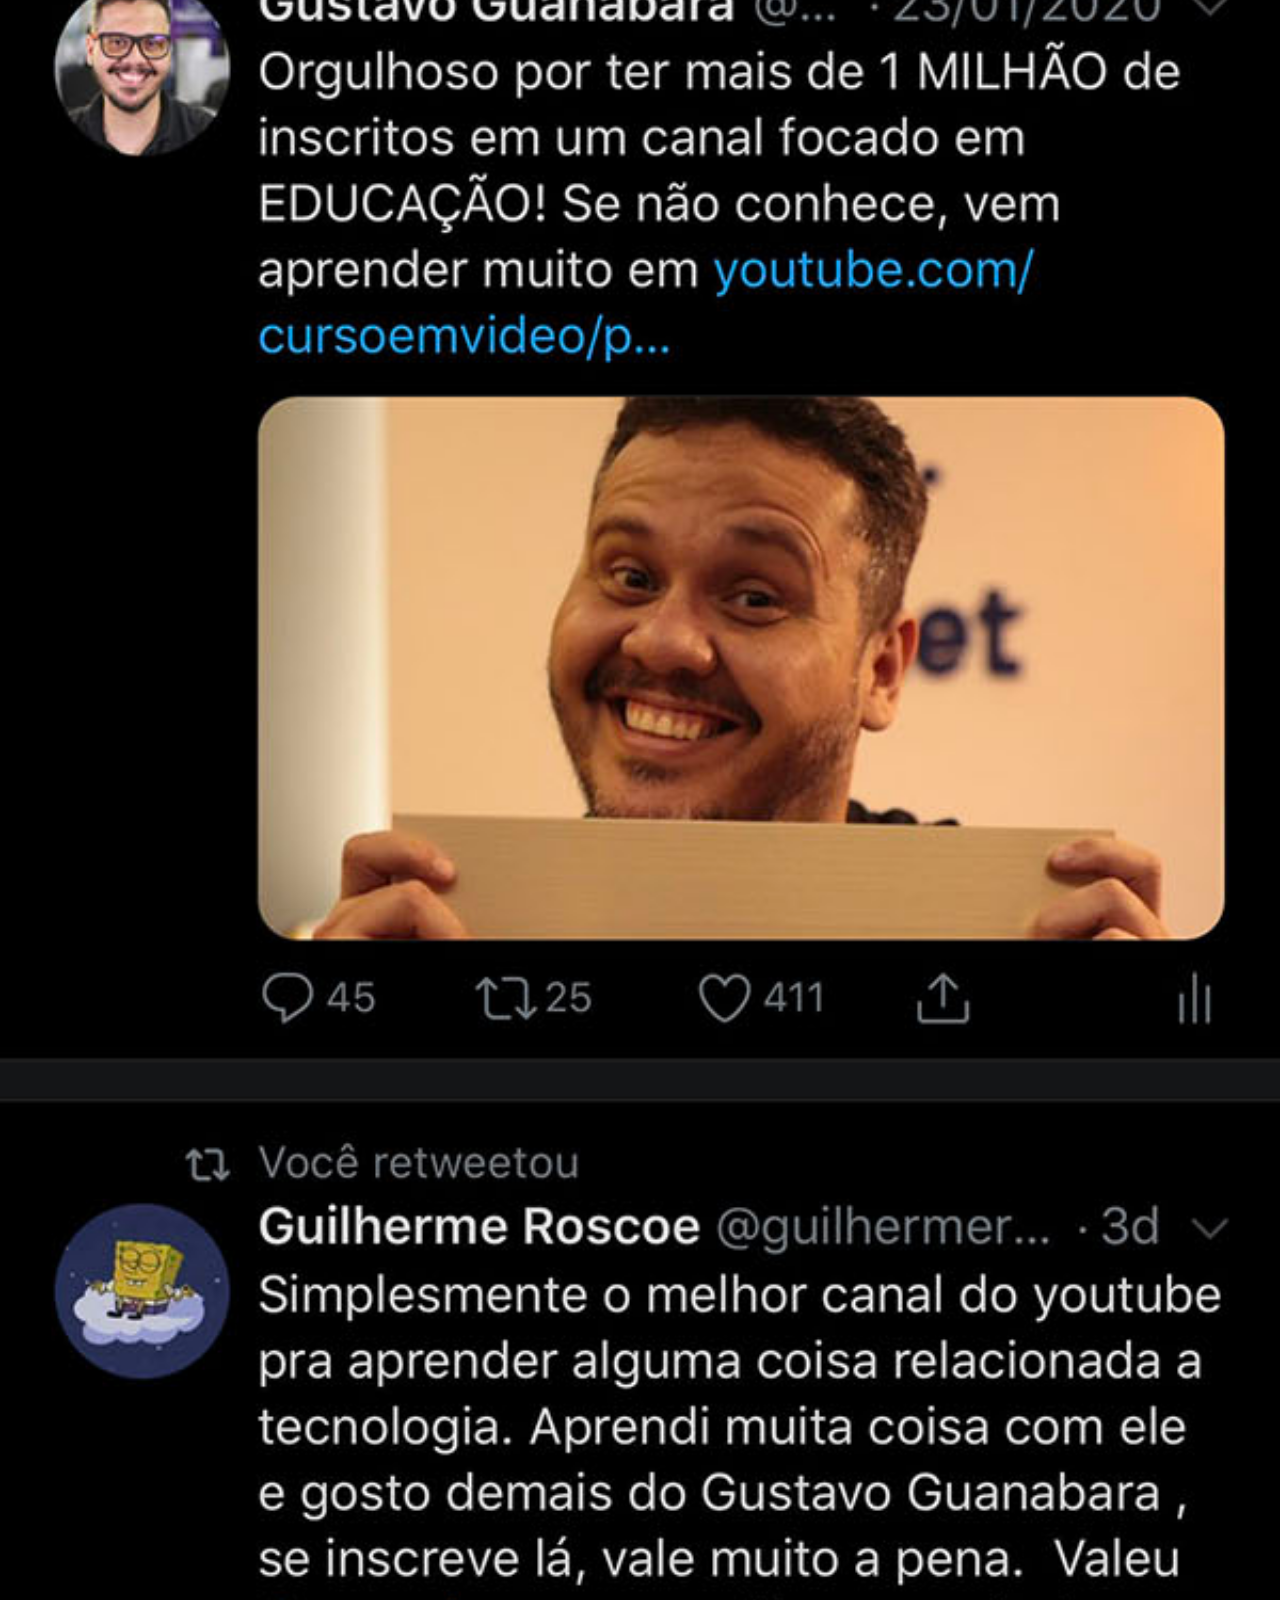
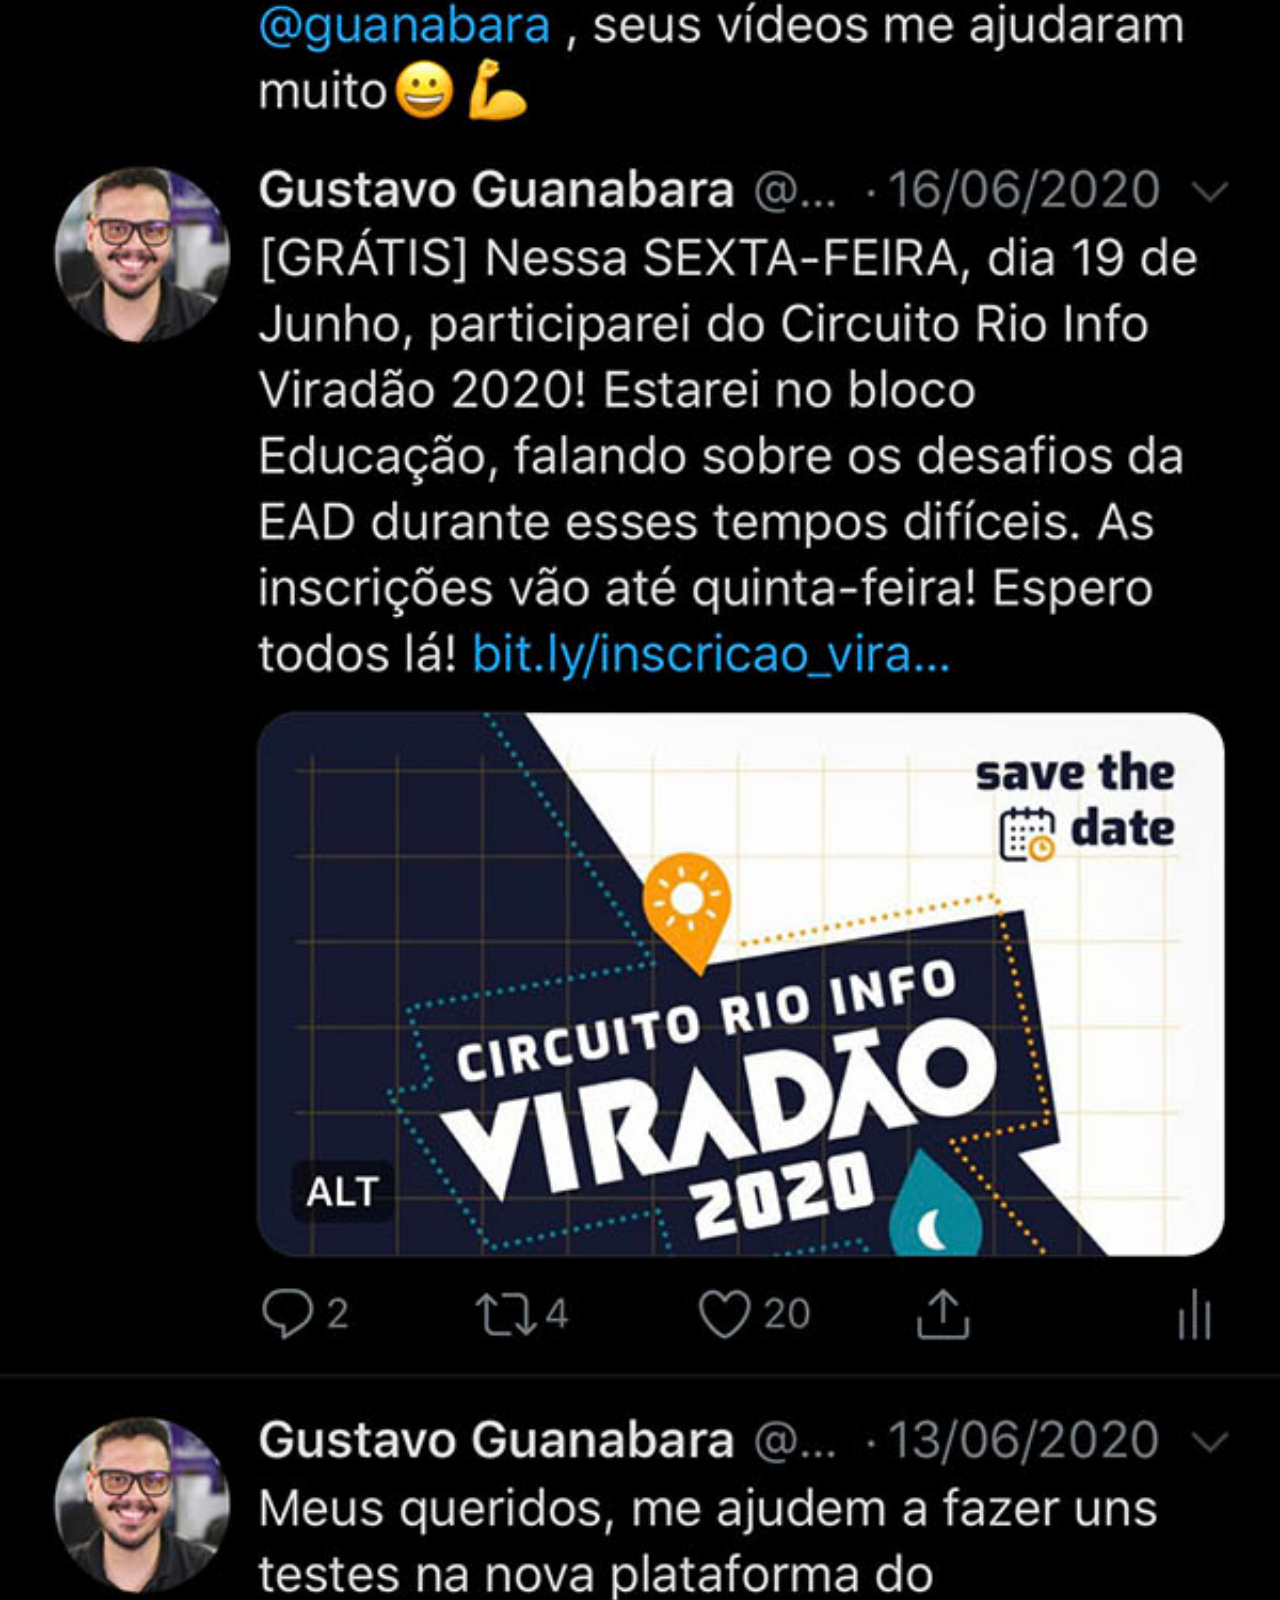
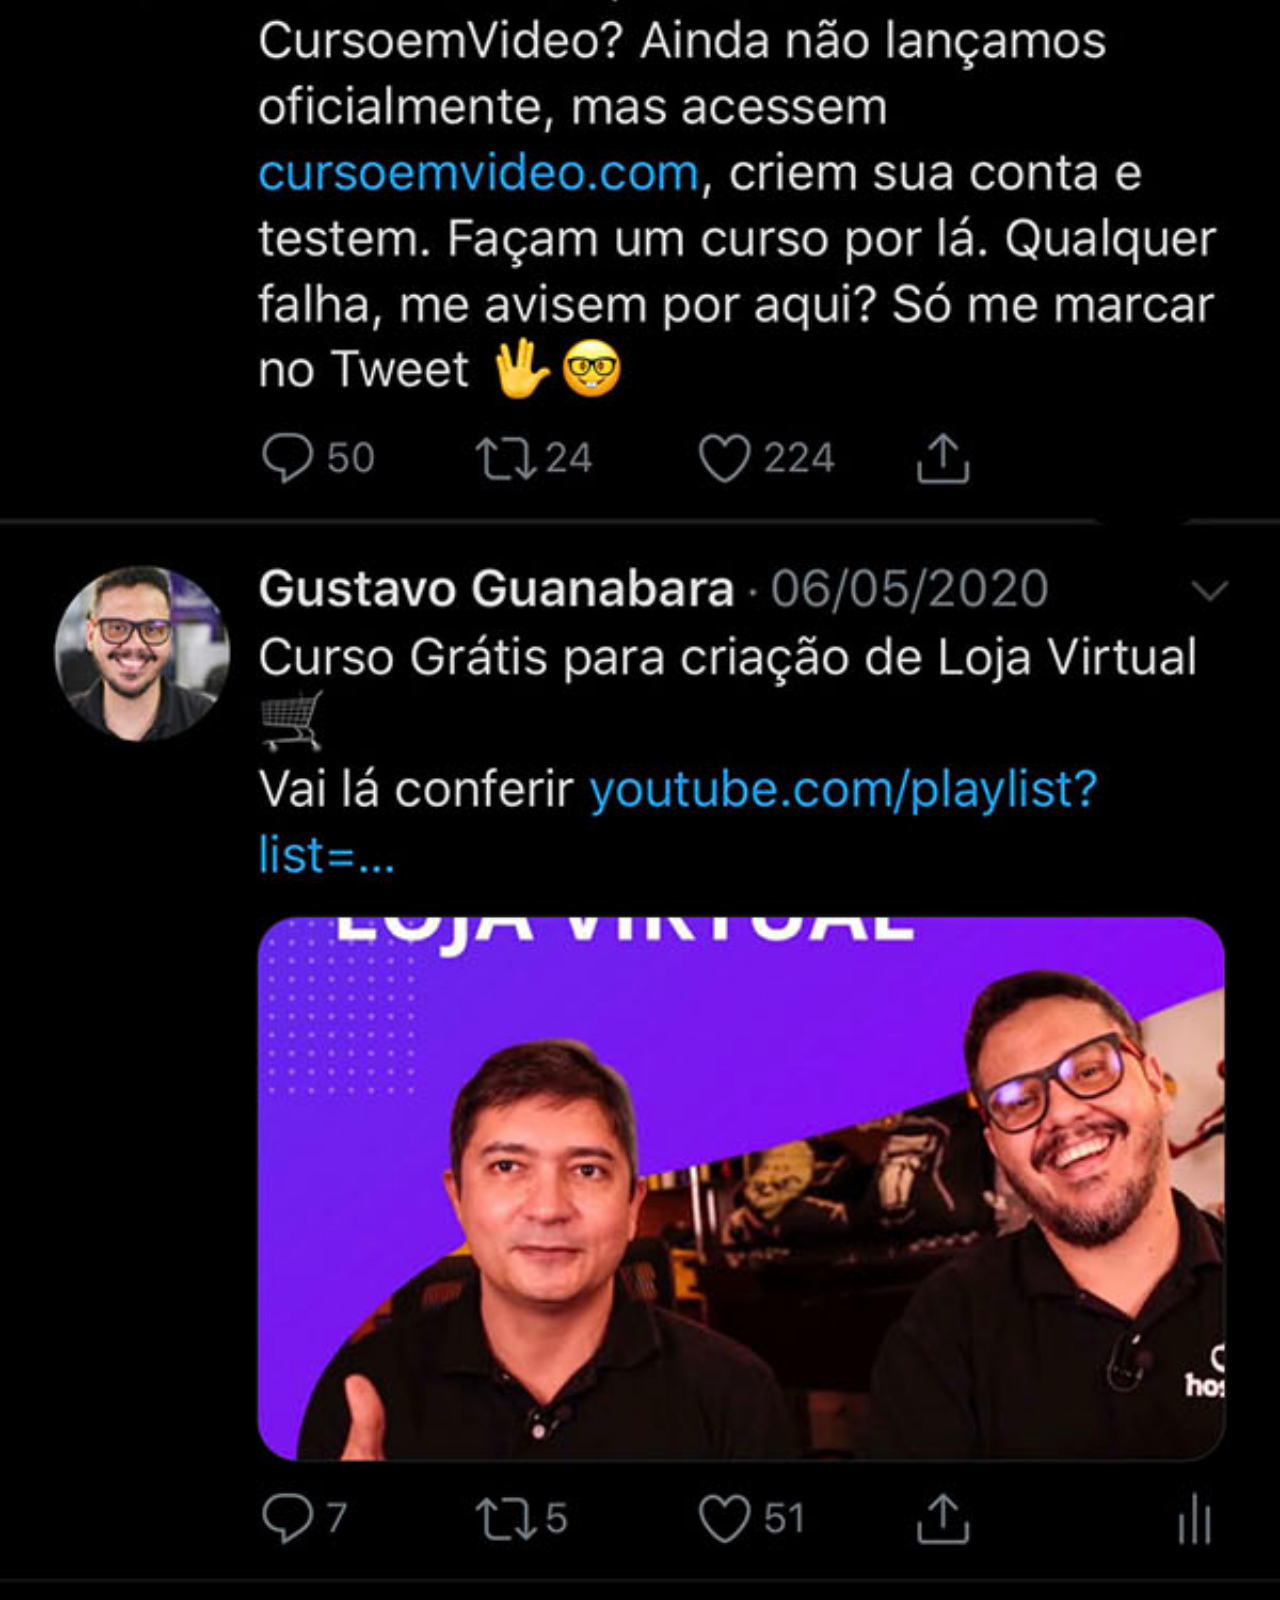
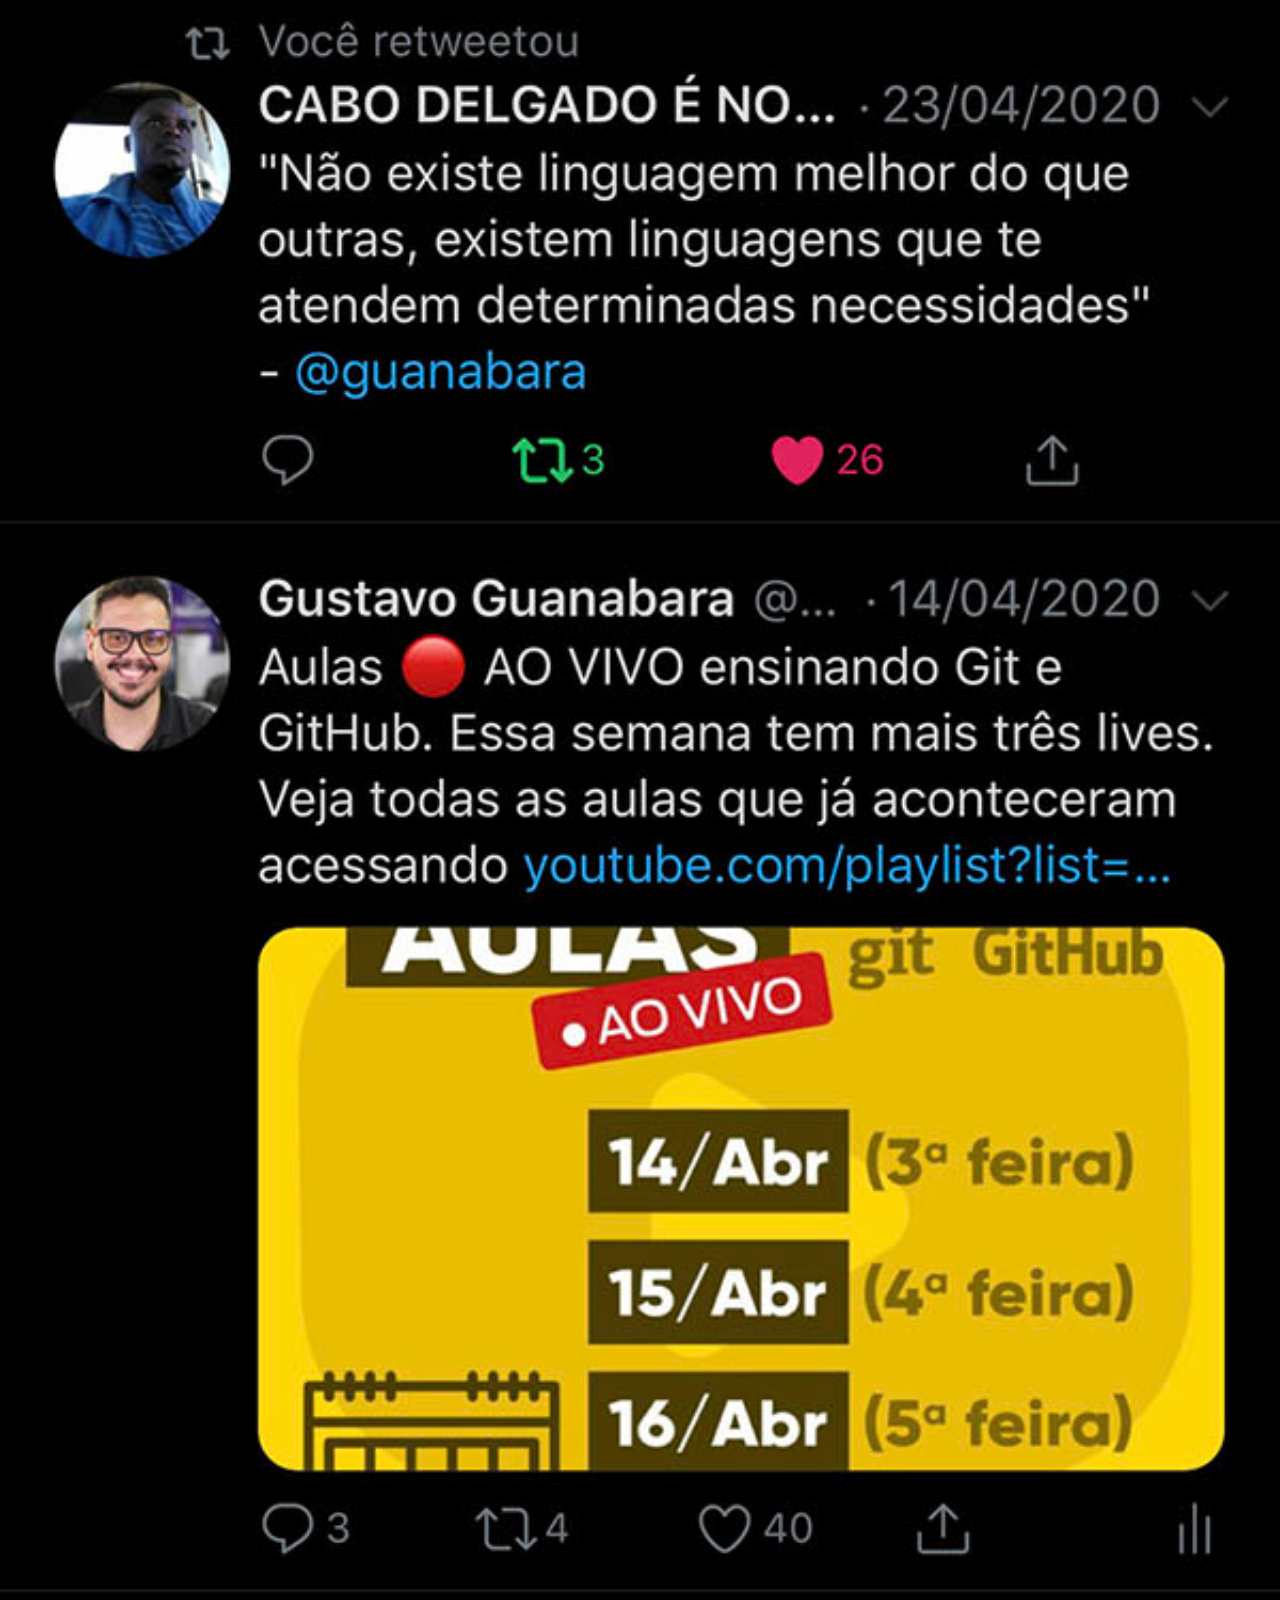
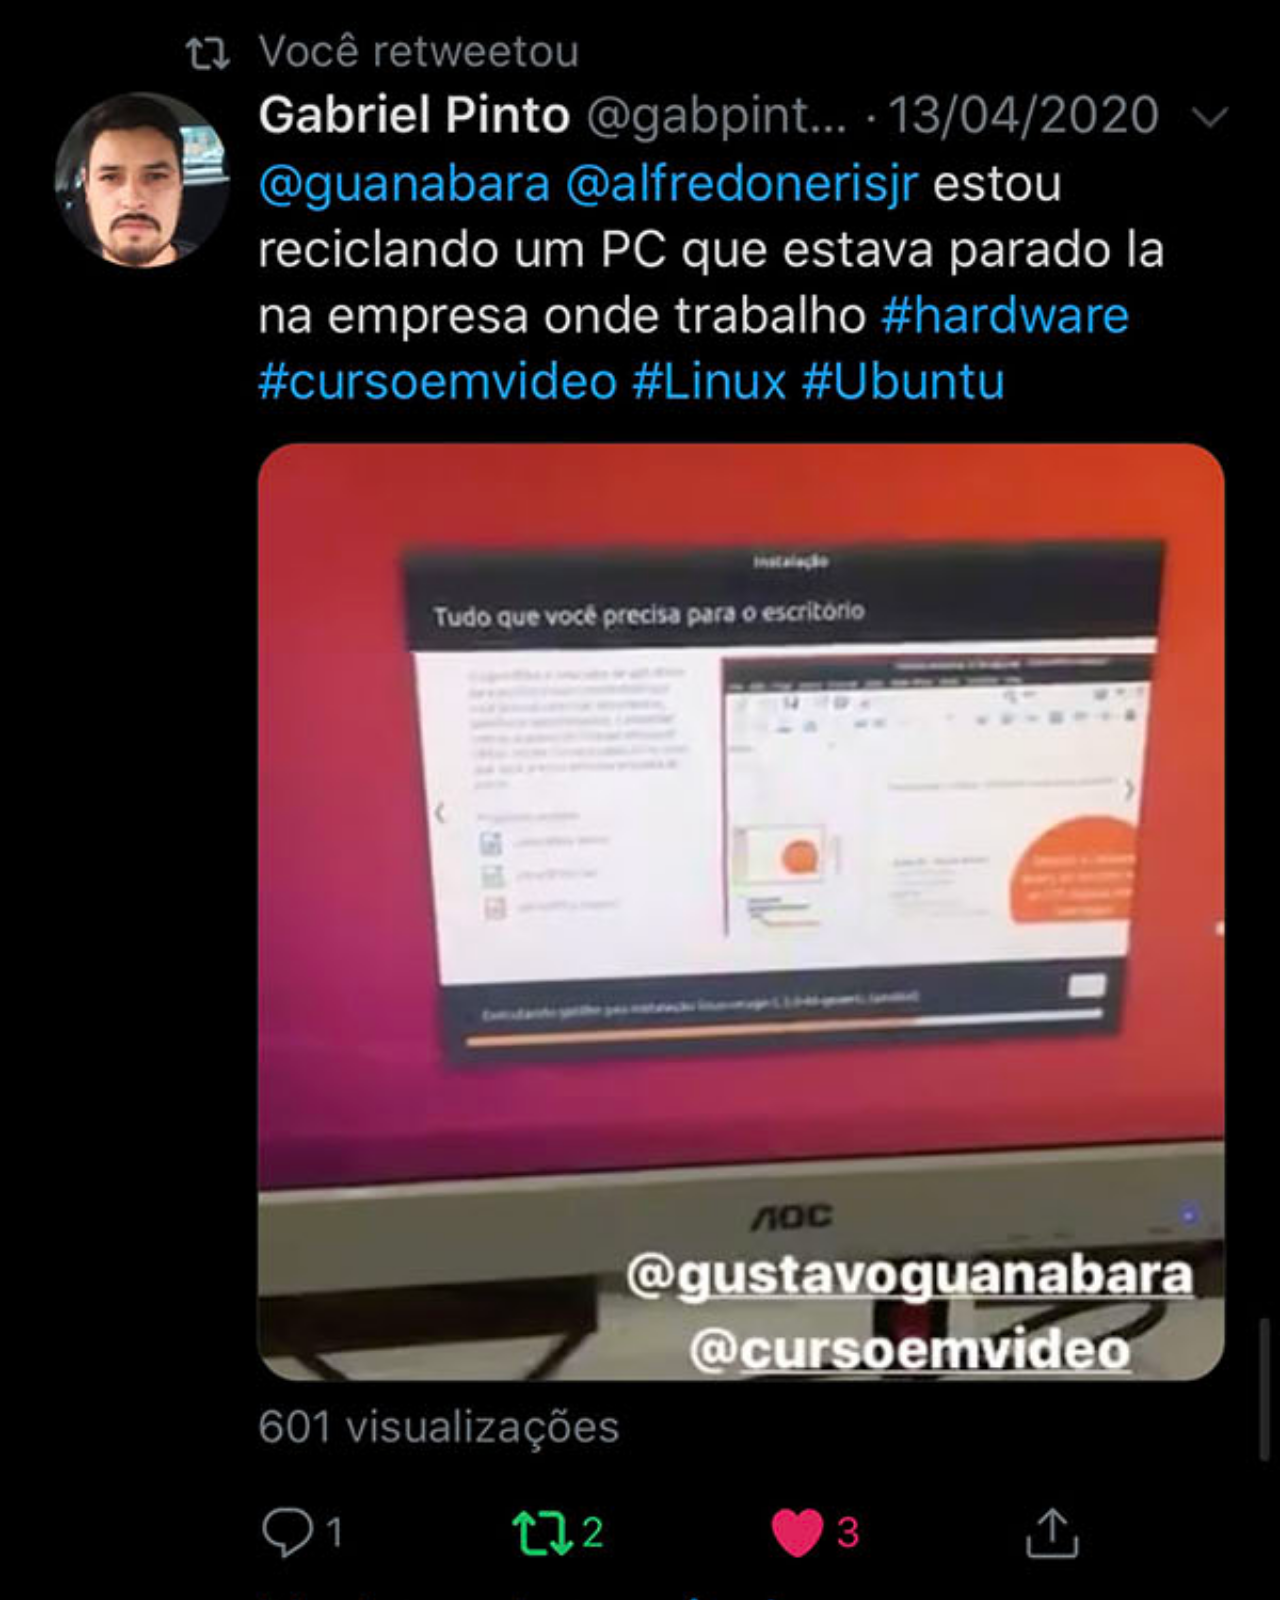
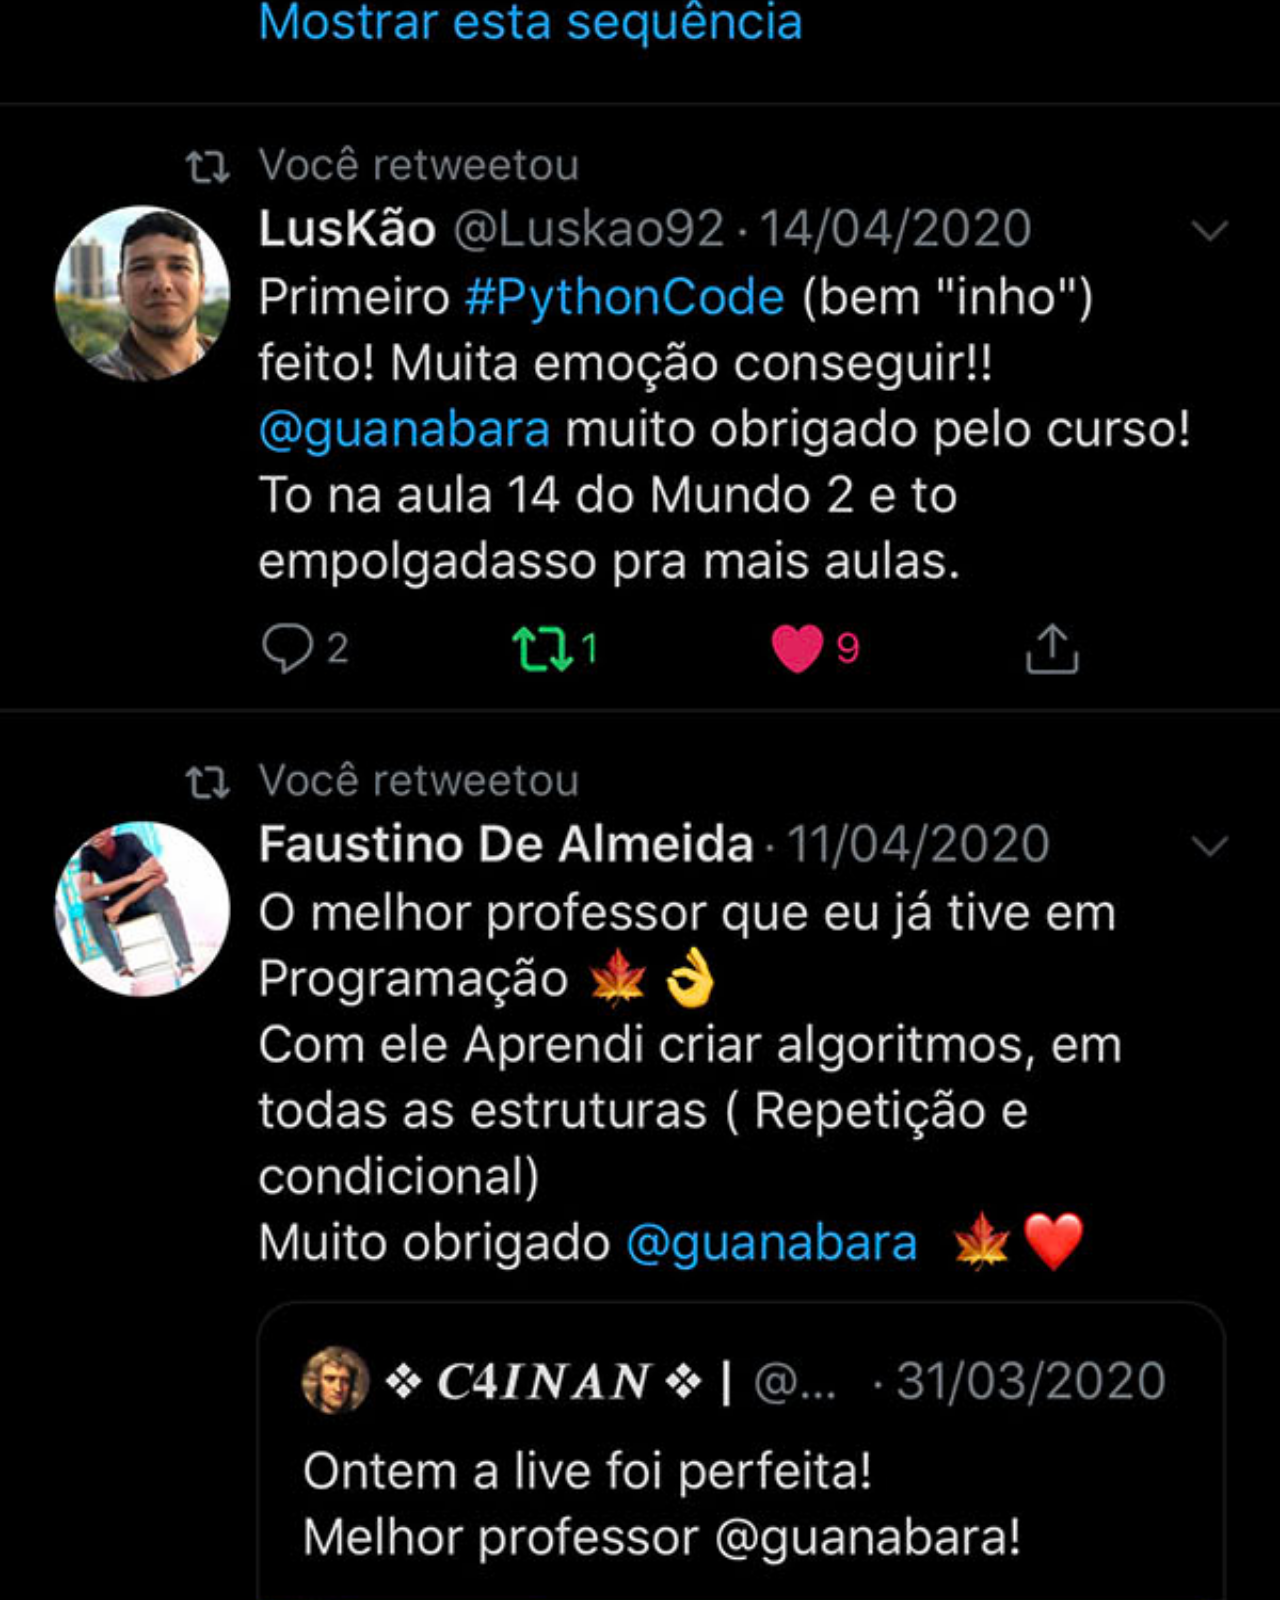
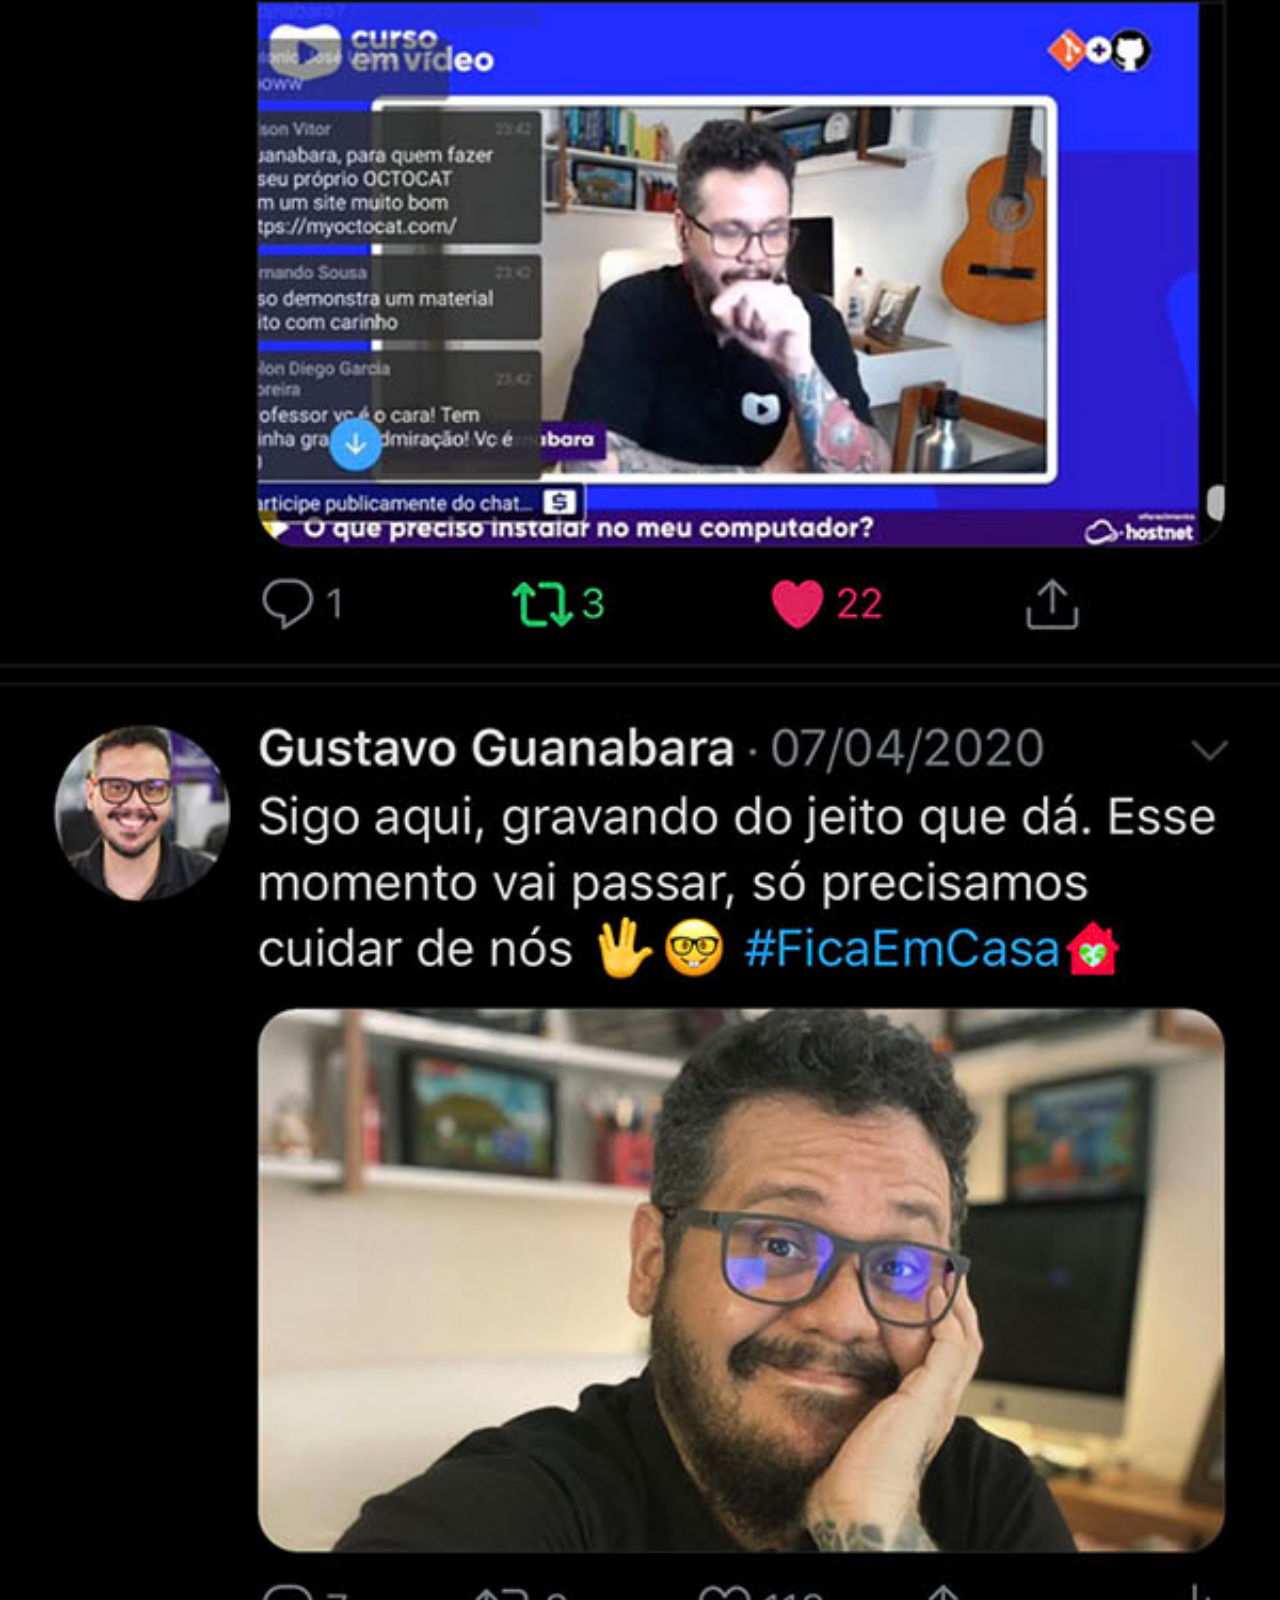
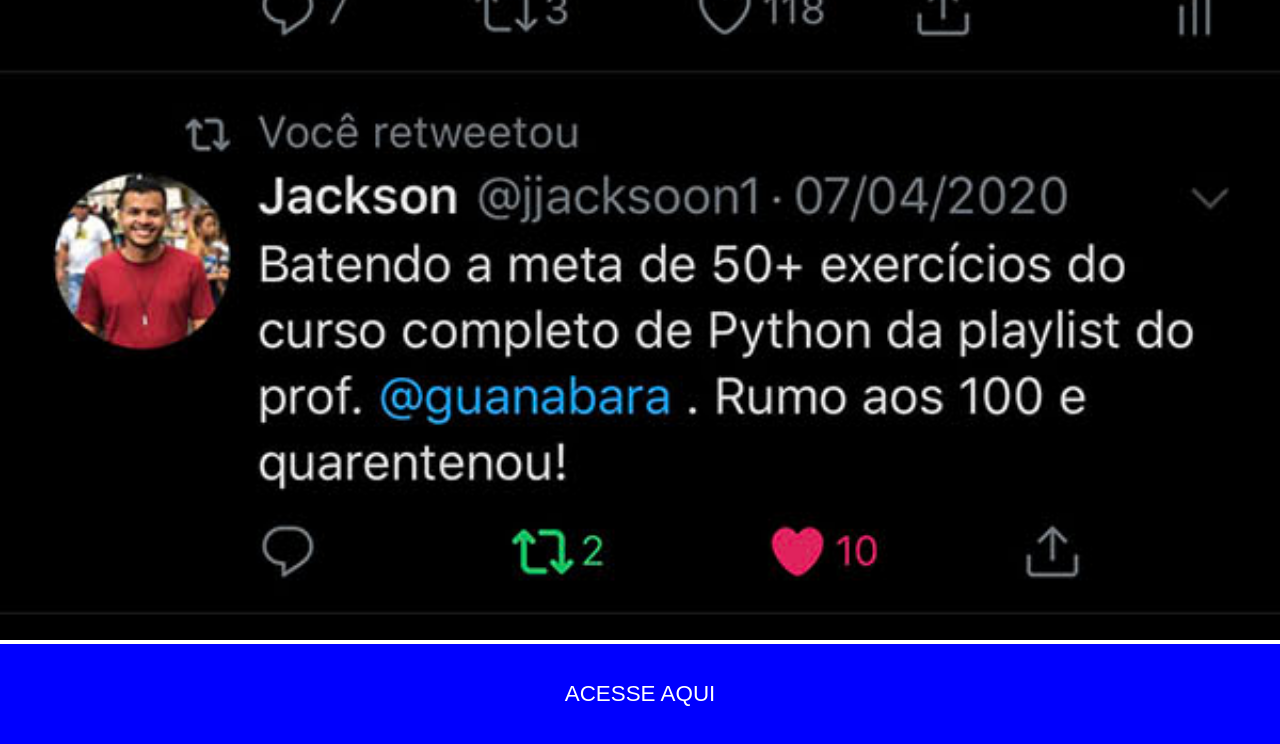
<file: curso-guanabara-html-css/projeto-redes-sociais/paginas/twitter.html>
<!DOCTYPE html>
<html lang="pt-BR">
<head>
    <meta charset="UTF-8">
    <meta name="viewport" content="width=device-width, initial-scale=1.0">
    <link rel="stylesheet" href="style-pages.css">
    <title>Document</title>
</head>
<body>
    <img src="../imagens/tela-twitter.jpg" alt="tela-twitter">
    <div>
        <a href="https://x.com/guanabara" target="_blank">ACESSE AQUI</a>
    </div>
</body>
</html>
</file>
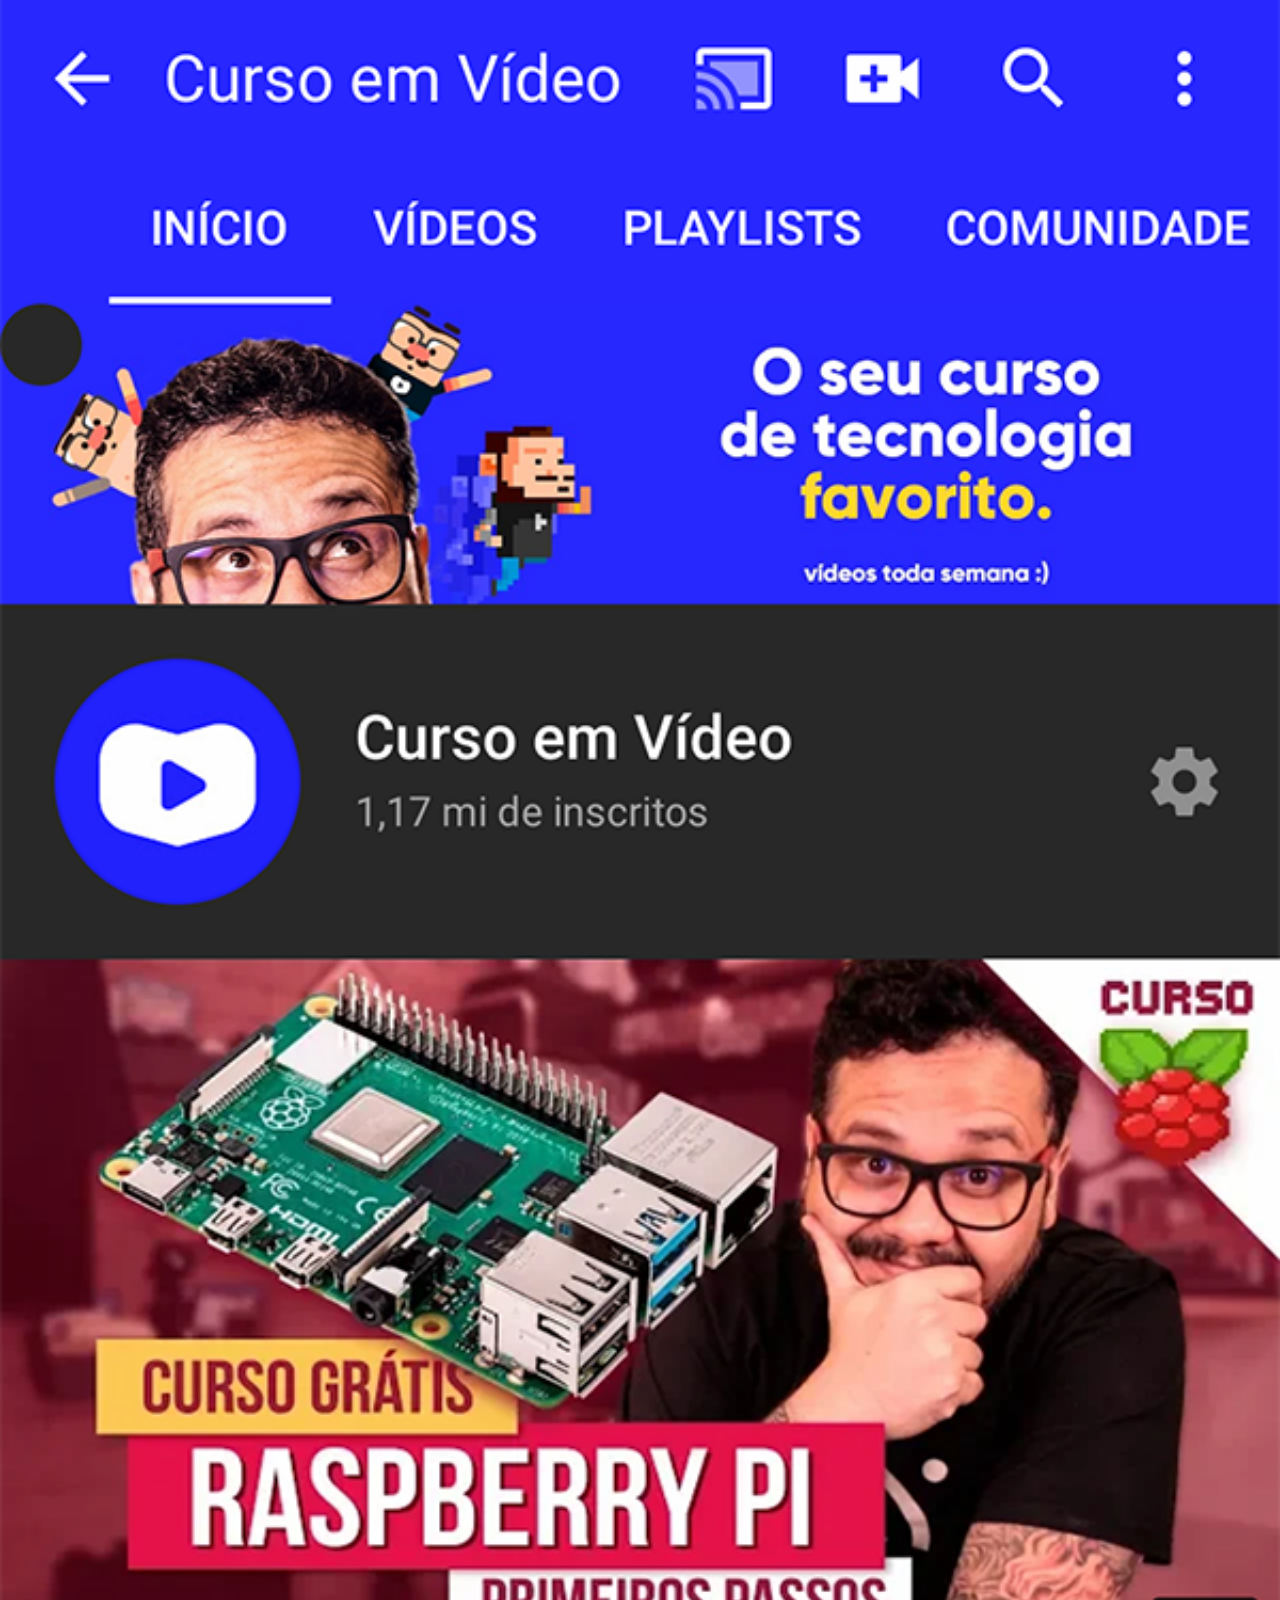
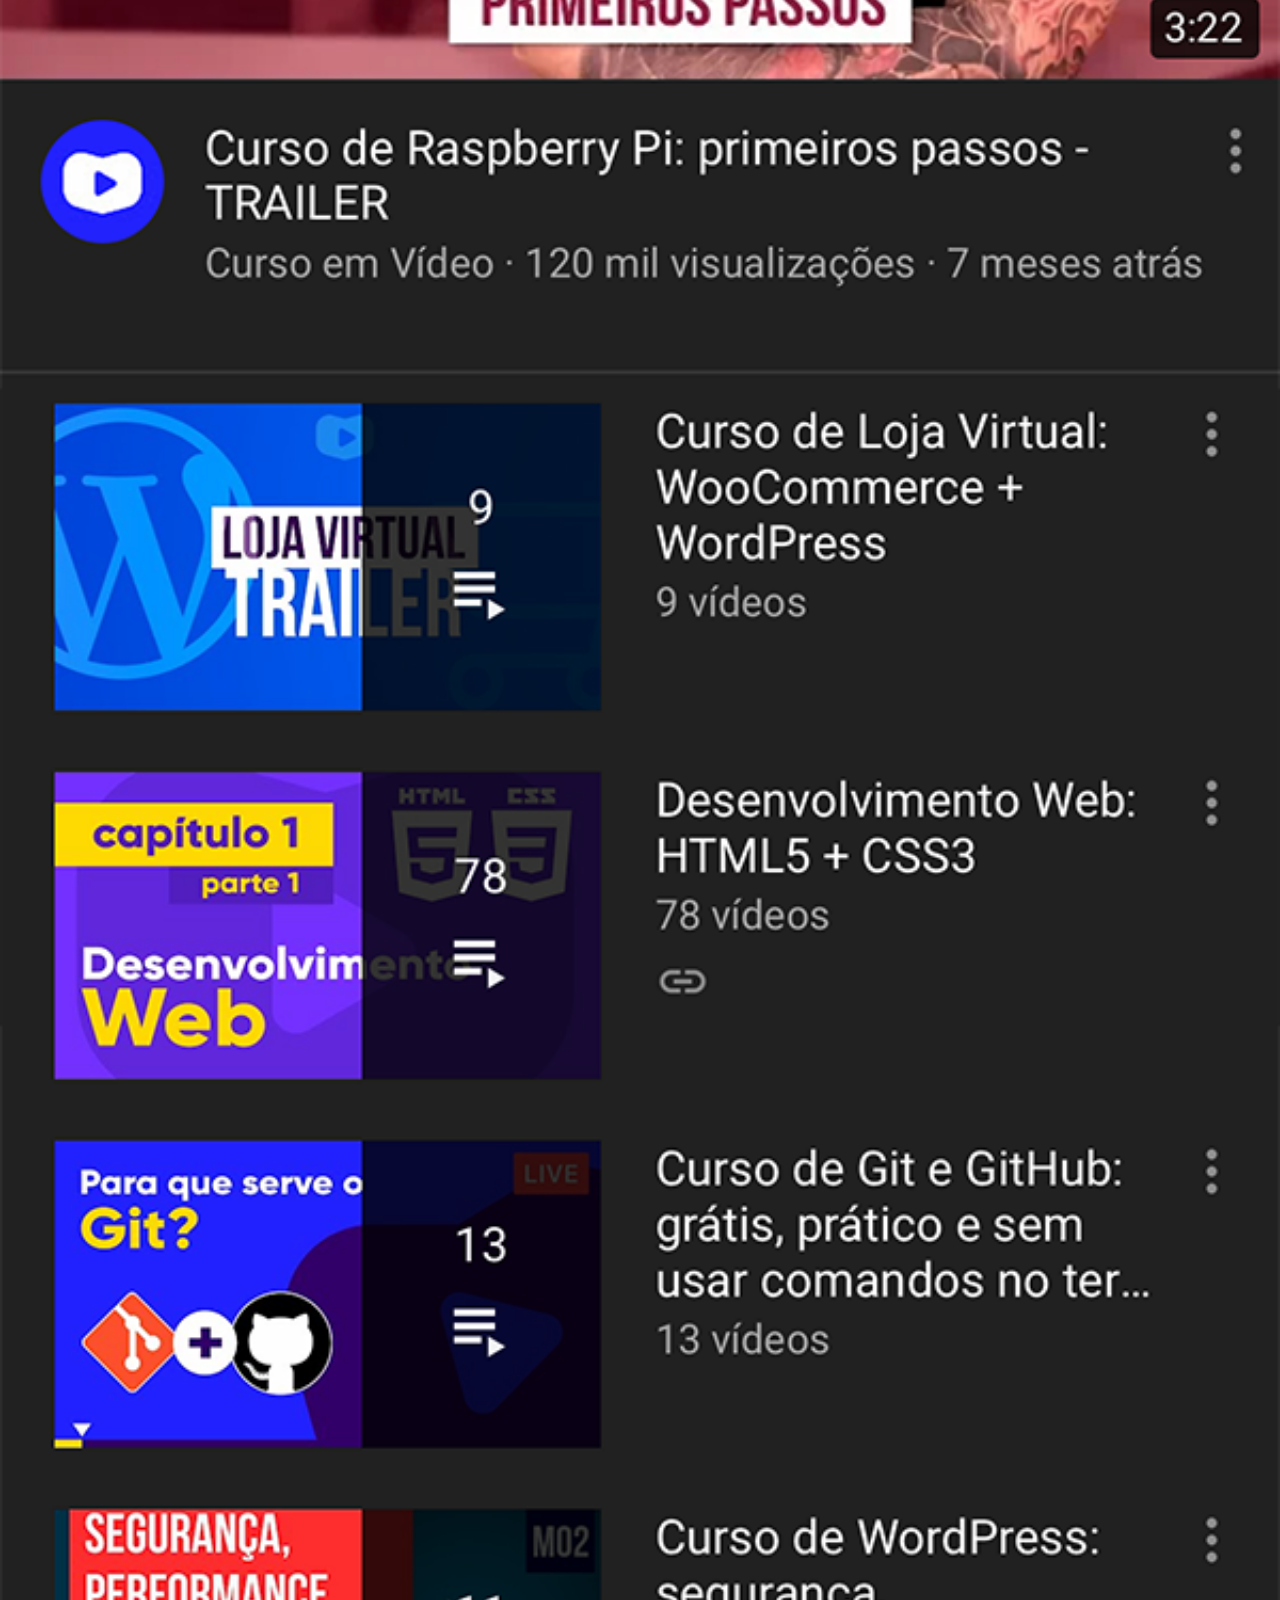
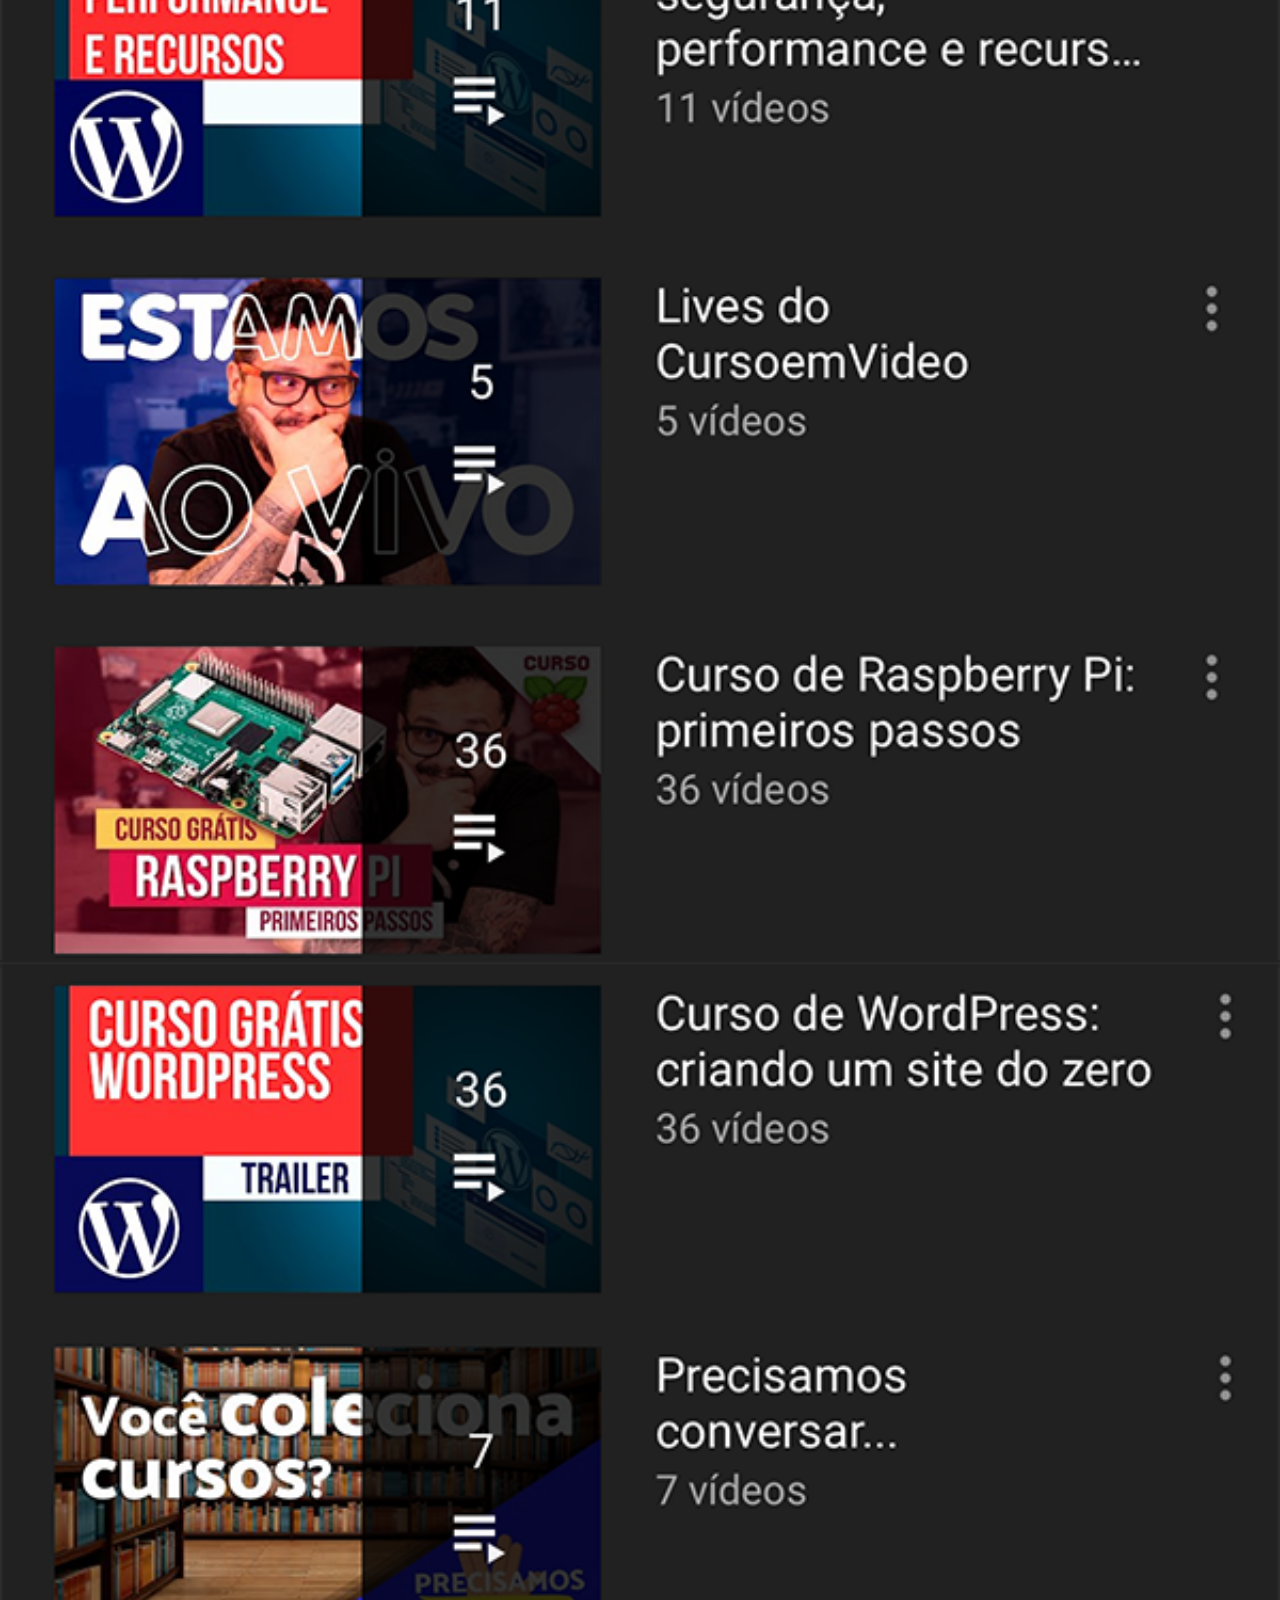
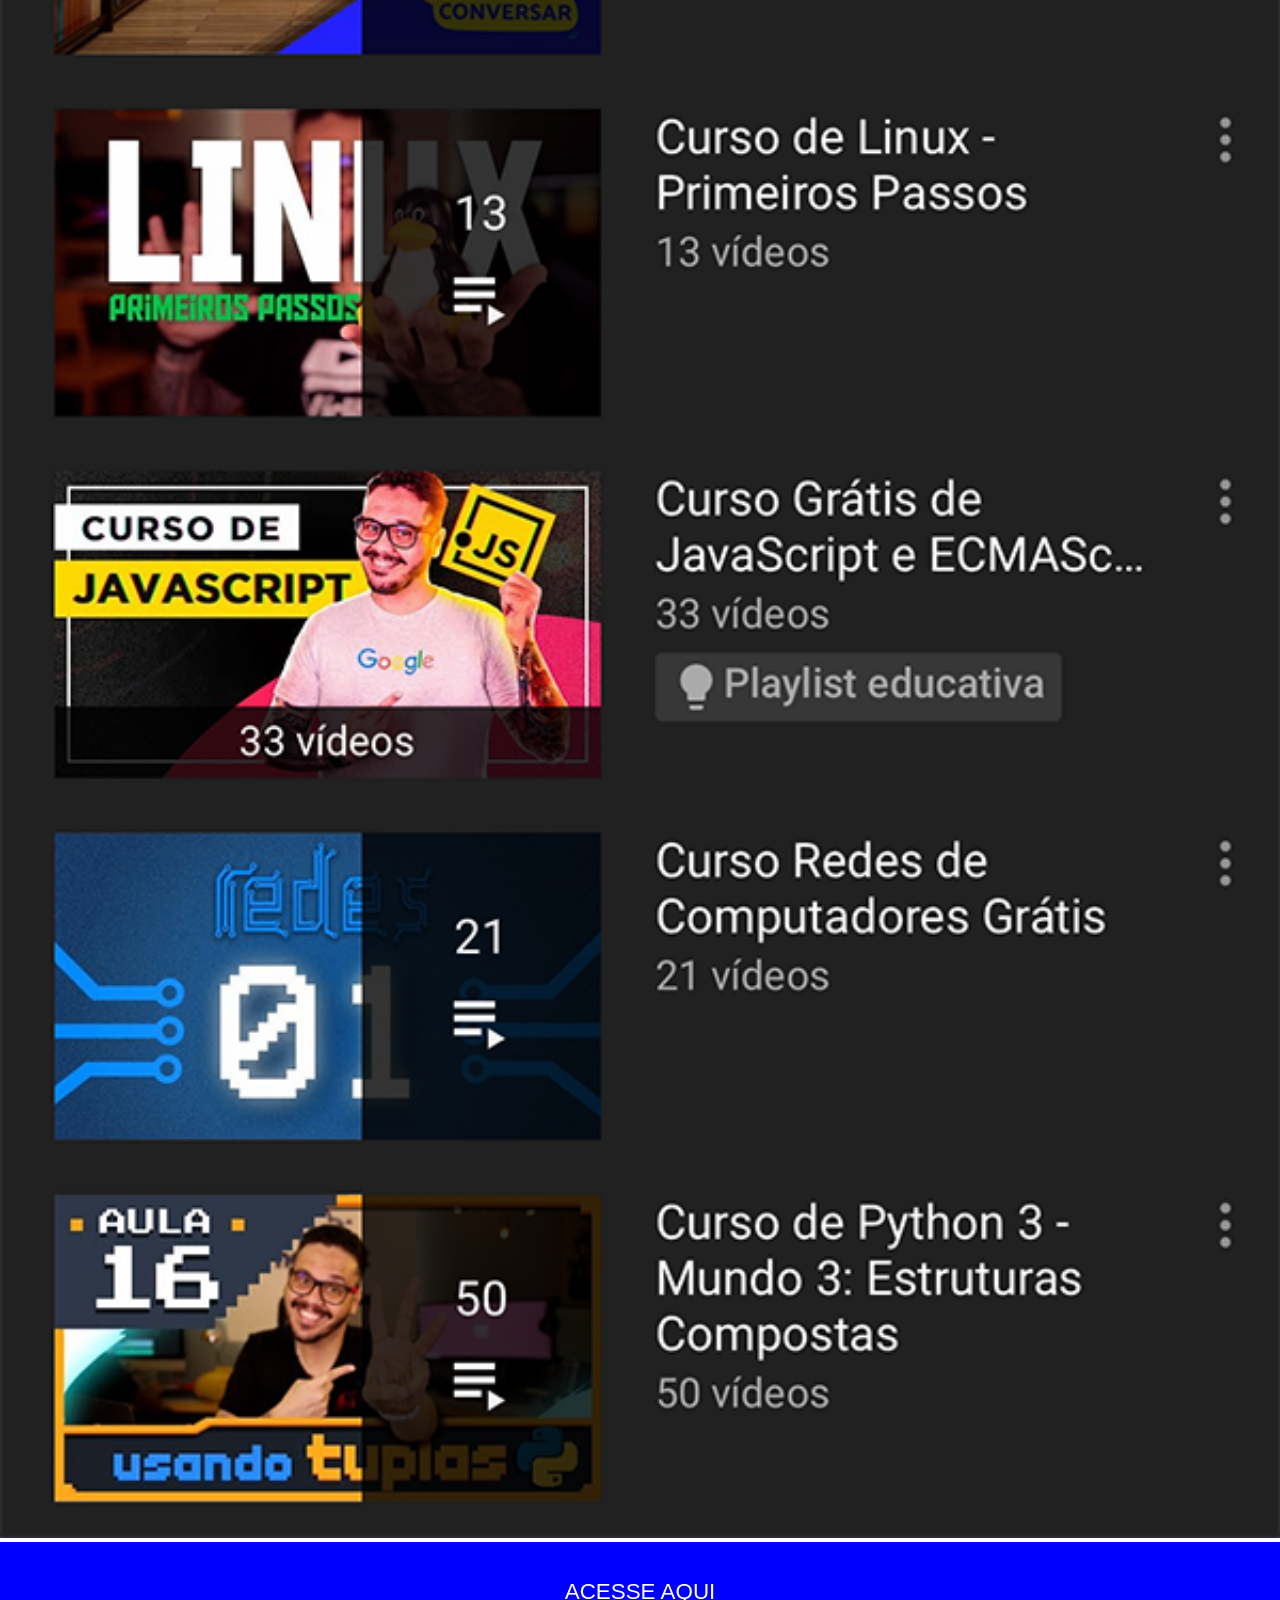
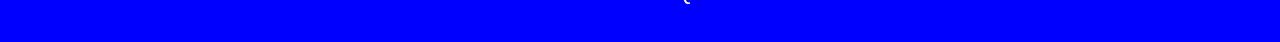
<file: curso-guanabara-html-css/projeto-redes-sociais/paginas/youtube.html>
<!DOCTYPE html>
<html lang="pt-BR">
<head>
    <meta charset="UTF-8">
    <meta name="viewport" content="width=device-width, initial-scale=1.0">
    <link rel="stylesheet" href="style-pages.css">
    <title>Document</title>
</head>
<body>
    <img src="../imagens/tela-youtube.png" alt="tela-youtube">
    <div>
        <a href="https://www.youtube.com/cursoemvideo" target="_blank">ACESSE AQUI</a>
    </div>
</body>
</html>
</file>
<file: curso-guanabara-html-css/projeto-android/style.css>
@charset "UTF-8";

@font-face {
    font-family: 'idroid';
    src: url('fontes/idroid.otf') format('opentype');
}

:root {
    --cor0: white;
    --cor1: #daffea;
    --cor2: #84E1AD;
    --cor3: #39CD7B;
    --cor4: #84e1ac89;
    --cor5: #288552;
    --cor6: #185132;
}

* {
    box-sizing: border-box;
}

body {
    margin: 0;
    font-family: Arial, Helvetica, sans-serif;
    background-color: var(--cor2);
}


/* HEADER */

header {
    background-image: linear-gradient(to bottom, var(--cor3), var(--cor6));
    color: var(--cor0); 
    padding: 20px 20px 0px 20px;
    text-align: center;
    width: 100%;
    min-width: 300px;
    box-shadow: 0px 5px 10px 0px rgba(0, 0, 0, 0.59); 
}

#tituloPrincipal {
    font-family: system-ui, -apple-system, BlinkMacSystemFont, 'Segoe UI', Roboto, Oxygen, Ubuntu, Cantarell, 'Open Sans', 'Helvetica Neue', sans-serif;
    font-size: 3rem;
    text-shadow: 2px 1px 7px black;
}

header > p {
    margin: auto;
    padding-bottom: 50px;
    max-width: 400px;
    line-height: 1.5rem;
}

/* NAV */

nav {
    padding-bottom: 10px;
    text-align: left;
    line-height: 1.5rem;
}

nav > a {
    text-decoration: none;
    color: var(--cor0);
    margin-left: 20px;
    font-weight: bolder;
    white-space: nowrap;
}

nav > a:hover {
    text-decoration: underline;
}

/* MAIN */

.destaque {
    color: var(--cor5);
    font-weight: bolder;
}

.linkExterno {
    text-decoration: none;
    color: var(--cor5);
}

.linkExterno:hover {
    text-decoration: underline;
}

.linkExterno::after {
    content: "\00A0\1F517";
}

main {
    background-color: var(--cor0);
    max-width: 1000px;
    min-width: 300px;
    margin: auto;
    padding: 20px;
    margin-bottom: 20px;
    box-shadow: 0px 5px 10px 0px rgba(0, 0, 0, 0.59);
}

main > h2 {
    font-family: 'idroid', sans-serif;
    font-size: 1.7rem;
    color: var(--cor5);
}

main > p {
    text-indent: 30px;
    text-align: justify;
    line-height: 1.5rem;
}

main > h3 {
    font-family: 'idroid', sans-serif;
    color: var(--cor5);
    font-size: 1.3rem;
    background-image: linear-gradient(to right, var(--cor4), var(--cor0));
}

img {
    width: 100%;
    height: auto;
}

.imagemPequena {
    max-width: 400px;
    display: block;
    margin: auto;
}

/* Video */

#lugarVideo {
    background-color: var(--cor6);
    position: relative;
    padding-bottom: 56.25%;
}

#videoAndroid {
    position: absolute;
    top: 5%;
    left: 5%;
    width: 90%;
    height: 90%;
}

/* Extra */

#extra {
   background-color: var(--cor1);
   padding: 20px;
   margin-top: 20px;
   border-radius: 20px;
   position: relative;
}

#tituloExtra {
    position: absolute;
    top: 0;
    left: 0;
    width: 100%;
    color: var(--cor0);
    border-radius: 20px 20px 0 0;
    background-color: var(--cor5);
    margin-top: 0;
    margin-bottom: 20px;
    padding: 20px;

}

#pMargem {
    margin-top: 50px;
} 


#extra > p {
    text-indent: 30px;
    text-align: justify;
    line-height: 1.5rem;
}

.listaExtra > li::marker {
    content: "➔ ";
    color: var(--cor5);
}

div ul {
    columns: 2;
}

/* Footer */

footer {
    background-color: var(--cor6);
    color: var(--cor0);
    text-align: center;
    padding: 15px;
}

footer p {
    margin: 0;
    line-height: 1.5rem;
}
</file>
<file: curso-guanabara-html-css/projeto-cordel/style.css>
@charset "UTF-8";
@import url('https://fonts.googleapis.com/css2?family=Cinzel:wght@400..900&display=swap');
@import url('https://fonts.googleapis.com/css2?family=Sriracha&display=swap');

* {
    margin: 0px;
}


/* HEADER */

header {
    color: white;
    background-color: rgb(20, 20, 20);
    width: 100%;
    text-align: center; 
}

header > h1 {
    font-family: "Cinzel", Arial, Helvetica, sans-serif;
    padding-top: 50px;
    font-size: clamp(2rem, 8vw, 8rem);
    font-weight: 900;

}

header > p {
    padding-bottom: 40px;
    font-family: Arial, Helvetica, sans-serif;
    font-size: 1.2rem;
}

header > p > a {
    font-weight: bolder;
    font-family: "Sriracha", Arial, Helvetica, sans-serif;
    color: white;
    text-decoration: none;
}

header > p > a:hover {
    text-decoration: underline;
}


/* MAIN */

.ultima-section {
    margin-bottom: 0px;
}

.com-imagem {
    padding: 30px 0px;
    background-position: center;
    background-repeat: no-repeat;
    background-size: cover;
    background-attachment: fixed;
}

.imagem1 {
    background-image: url(imagens/background001.jpg); 
}

.imagem2 {
    background-image: url(imagens/background002.jpg);
}

.com-imagem p {
    background-image: linear-gradient(to right, rgba(0, 0, 0, 0.616), rgba(34, 34, 34, 0.514));
    color: white;
}

.estrofe {
    font-family: "Sriracha", Arial, Helvetica, sans-serif;
    margin: 5vw;
    margin-bottom: 10vh;
    width: fit-content;
    padding: 10px;
    font-size: clamp(1rem, 4vw, 4rem);
}


/* FOOTER */

footer {
    background-color: rgb(20, 20, 20);
    color: white;
    text-align: center;
}

footer > p {
    font-family: Arial, Helvetica, sans-serif;
    padding: 15px;
}

footer a {
    font-family: "Sriracha", Arial, Helvetica, sans-serif;
    text-decoration: none;
    color: white;
}

footer a:hover {
    text-decoration: underline;
}

footer strong {
    font-family: "Sriracha", Arial, Helvetica, sans-serif;
}
</file>
<file: curso-guanabara-html-css/projeto-login/style.css>
@charset "UTF-8";

* {
    margin: 0;
    padding: 0;
    font-family: Arial, Helvetica, sans-serif;
    box-sizing: border-box;
}

:root {
    --vermelho-escuro: #540000;
    --vermelho-principal: #A30000;
    --vermelho-vivo: #D50000;
    --branco: #f8f8f8;
    --cinza-claro: #d4d4d4;
    --cinza-escuro: #3f3e3e;
    --preto-suave: #1C1C1C;
}

html, body {
    background-color: var(--vermelho-principal);
    height: 100vh;
    width: 100vw;
}

section#login {
    width: 250px;
    height: 550px;      
    position: absolute;
    left: 50%;
    top: 50%;
    transform: translate(-50%, -50%);
    background-color: var(--branco);
    border-radius: 20px;
    box-shadow: 0px 0px 20px var(--vermelho-escuro);
    overflow: hidden;

    transition: width 0.3s, height 0.3s;
    transition-timing-function: ease;
}

div#imagem {
    display: block;
    background: var(--vermelho-principal) url(imagens/imagem-login.png);
    background-size: cover;
    background-position: 90% 50%;
    height: 200px;
}

div#formulario {
    display: block;
    padding: 10px;
}

div#formulario h1 {
    text-align: center;
    margin-bottom: 15px;
}

div#formulario p {
    text-align: center;
    margin-bottom: 10px;
}

div.secao-formulario {
    background-color: var(--vermelho-principal);
    padding: 5px;
    margin-bottom: 5px;
    border-radius: 10px;
    position: relative;
}

.input-formulario {
    width: calc(100% - 45px);                     
    padding: 10px 5px 5px 5px;
    border-radius: 5px;
    margin-left: 5px;    
}

.campo-icone {
    height: 100%;
    width: 40px;
    padding: 5px;
}

.icone {
    fill: var(--branco);
    transform: scale(1.2);
}

.olho {
    position: absolute;
    right: 5%;
    top: 25%;
    fill: var(--cinza-escuro);
    transform: scale(0.9);
    cursor: pointer;
}

#olho-fechado {
    display: block;
}

#olho-aberto {
    display: none;
}

input#input-entrar {
    width: 100%;
    padding: 10px;
    margin-bottom: 5px;
    border-radius: 15px;
    background-color: var(--vermelho-principal);
    color: white;
    cursor: pointer;
}

input#input-entrar:hover {
    background-color: var(--vermelho-vivo);
    color: var(--branco);
    font-weight: bolder;
}

input#input-esqueci-senha {
    width: 100%;
    padding: 10px;
    border-radius: 15px;
    background-color: var(--cinza-claro);
    cursor: pointer;
}

input#input-esqueci-senha:hover {
    background-color: var(--vermelho-vivo);
    color: var(--branco);
    font-weight: bolder;
}

@media screen and (orientation: landscape) and (max-height: 500px) {
    section#login {
        height: 95vh;
        width: 90vw;
    }

    section#login div#imagem {
        float: left;
        width: 30%;
        height: 100%;
    }

    section#login div#formulario {
        float: right;
        width: 70%;
        height: 100%;
    }
}

@media screen and (min-width: 768px) and (max-width: 992px) {
    body {
        background-image: linear-gradient(to bottom, var(--vermelho-escuro), var(--vermelho-principal));
    }

    section#login {
        width: 80vw;
    }

    section#login div#imagem {
        float: left;
        width: 30%;
        height: 100%;
        background-position: 75% 50%;
    }

    section#login div#formulario {
        float: right;
        width: 70%;
    }
}

@media screen and (min-width: 992px) {
    body {
        background-image: linear-gradient(to bottom, var(--vermelho-escuro), var(--vermelho-principal));
    }

    section#login {
        width: 950px;
    }

    section#login div#imagem {
        float: right;
        width: 50%;
        height: 100%;
    }

    section#login div#formulario {
        float: left;
        width: 50%;
    }
}
</file>
<file: curso-guanabara-html-css/projeto-redes-sociais/style.css>
@charset "UTF-8";

body {
    background-image: url(imagens/fundo-madeira.jpg);
    background-repeat: repeat;
    background-attachment: fixed;
    background-size: cover;
    background-position: center;
    margin: 0px;
}

main {
    position: relative;
    width: 100vw;
    height: 100vh;
}

nav {
    float: right;
}

button {
    border-radius: 50%;
    width: 50px;
    height: 50px;
}

.icone {
    border-radius: 50%;
    width: 50px;
    height: 50px;
    display: block;
    margin: 15px;
}

.icone:hover {
    transform: scale(1.1);
    border: 2px solid white;
    box-sizing: border-box;
}

div#telefone {
    width: 311px;
    height: 622px;
    background-image: url(imagens/frame-iphone.png);
    position: absolute;
    top: 50%;
    left: 50%;
    transform: translate(-50%, -50%); 
}

iframe {
    width: 269px;
    height: 472px;
    position: absolute;
    top: 51%;
    left: 50%;
    transform: translate(-50%, -50%);
}

@media (max-width: 550px) {
    nav {
        float: none;
        height: 100px;
        width: 330px;
        margin: auto;
        align-items: center;
    }

    .icone {
        display: inline;
    }

    div#telefone {
        margin-top: 150px;
    }
}
</file>
<file: curso-guanabara-js/ex02/style.css>
@charset "UTF-8";

body {
    font-family: Arial, Helvetica, sans-serif;
    background-color: rgb(107, 186, 255);
}

header {
    text-align: center;
    color: white;
    -webkit-text-stroke: 1px black;
}

section {
    display: flex;
    justify-content: center;
}

div {
    background-color: white;
    width: 470px;
    height: 150px;
    padding: 20px;
    border-radius: 50px;
    box-shadow: 10px 10px 10px rgba(0, 0, 0, 0.48);
}

footer {
    text-align: center;
    color: white;
    font-weight: bolder;
}

input[type="radio"] {
    accent-color: #2196F3; 
    margin-left: 20px;
}

input[type="button"] {
    transform: scale(1.2);
    margin-left: 5px;
}

p#texto {
    text-align: center;
    padding: 10px;
}
</file>
<file: curso-guanabara-js/ex03/style.css>
@charset "UTF-8";

body {
    background-image: linear-gradient(to right, #04c104,rgb(165, 255, 135));
    font-family: Arial, Helvetica, sans-serif;
}

header {
    color: white;
    text-align: center;
}

footer {
    color: white;
    text-align: center;
    margin-top: 20px;
}

section {
    width: 470px;
    padding: 20px;
    margin: auto;
    background-color: white;
    box-shadow: 10px 10px 10px rgba(0, 0, 0, 0.446);
}

input[type="button"] {
    transform: scale(1.2);
    margin: 5px;
}

input[type="button"]:hover {
    color: #04c104;
}
</file>
<file: curso-guanabara-js/ex04/style.css>
@charset "UTF-8";

body {
    background-image: linear-gradient(to right, #04c104,rgb(165, 255, 135));
    font-family: Arial, Helvetica, sans-serif;
}

header {
    color: white;
    text-align: center;
}

footer {
    color: white;
    text-align: center;
    margin-top: 20px;
}

section {
    width: 470px;
    padding: 20px;
    margin: auto;
    background-color: white;
    box-shadow: 10px 10px 10px rgba(0, 0, 0, 0.446);
}

input[type="button"] {
    transform: scale(1.2);
    margin-left: 20px;
}

input[type="button"]:hover {
    color: #04c104;
}
</file>
<file: curso-guanabara-js/ex05/style.css>
@charset "UTF-8";

body {
    background-color: rgb(90, 178, 255);
    font-family: Arial, Helvetica, sans-serif;
}

header {
    color: white;
    text-align: center;
}

section {
    display: flex;
    justify-content: center;
}

div {
    background-color: white;
    width: 470px;
    padding: 10px 15px 15px 15px;
    border-radius: 15px;
}

#inputnumero {
    width: 25%;
}

#select {
    width: 150px;
}

#finalizar {
    display: inline-block;
    margin: 0px 15px ;
}

#limpar {
    display: inline-block;
}

footer {
    color: white;
    text-align: center;
}
</file>
<file: curso-guanabara-html-css/projeto-redes-sociais/paginas/style-pages.css>
@charset "UTF-8";

* {
  margin: 0;
  padding: 0;
}

body {
  width: 100%;
  height: 100%;
}

body#principal {
  overflow: hidden;
}

img {
  width: 100%;
}

img#home {
  height: 100%;
}

div {
  width: 100%;
  height: 100px;
  background-color: blue;
  display: flex;
  justify-content: center;
  align-items: center;
}

a {
  color: white;
  text-decoration: none;
  font-family: Arial, Helvetica, sans-serif;
  font-size: 1.4rem;
}

a:hover {
  font-size: 1.5rem;
  font-weight: bolder;
}
</file>
